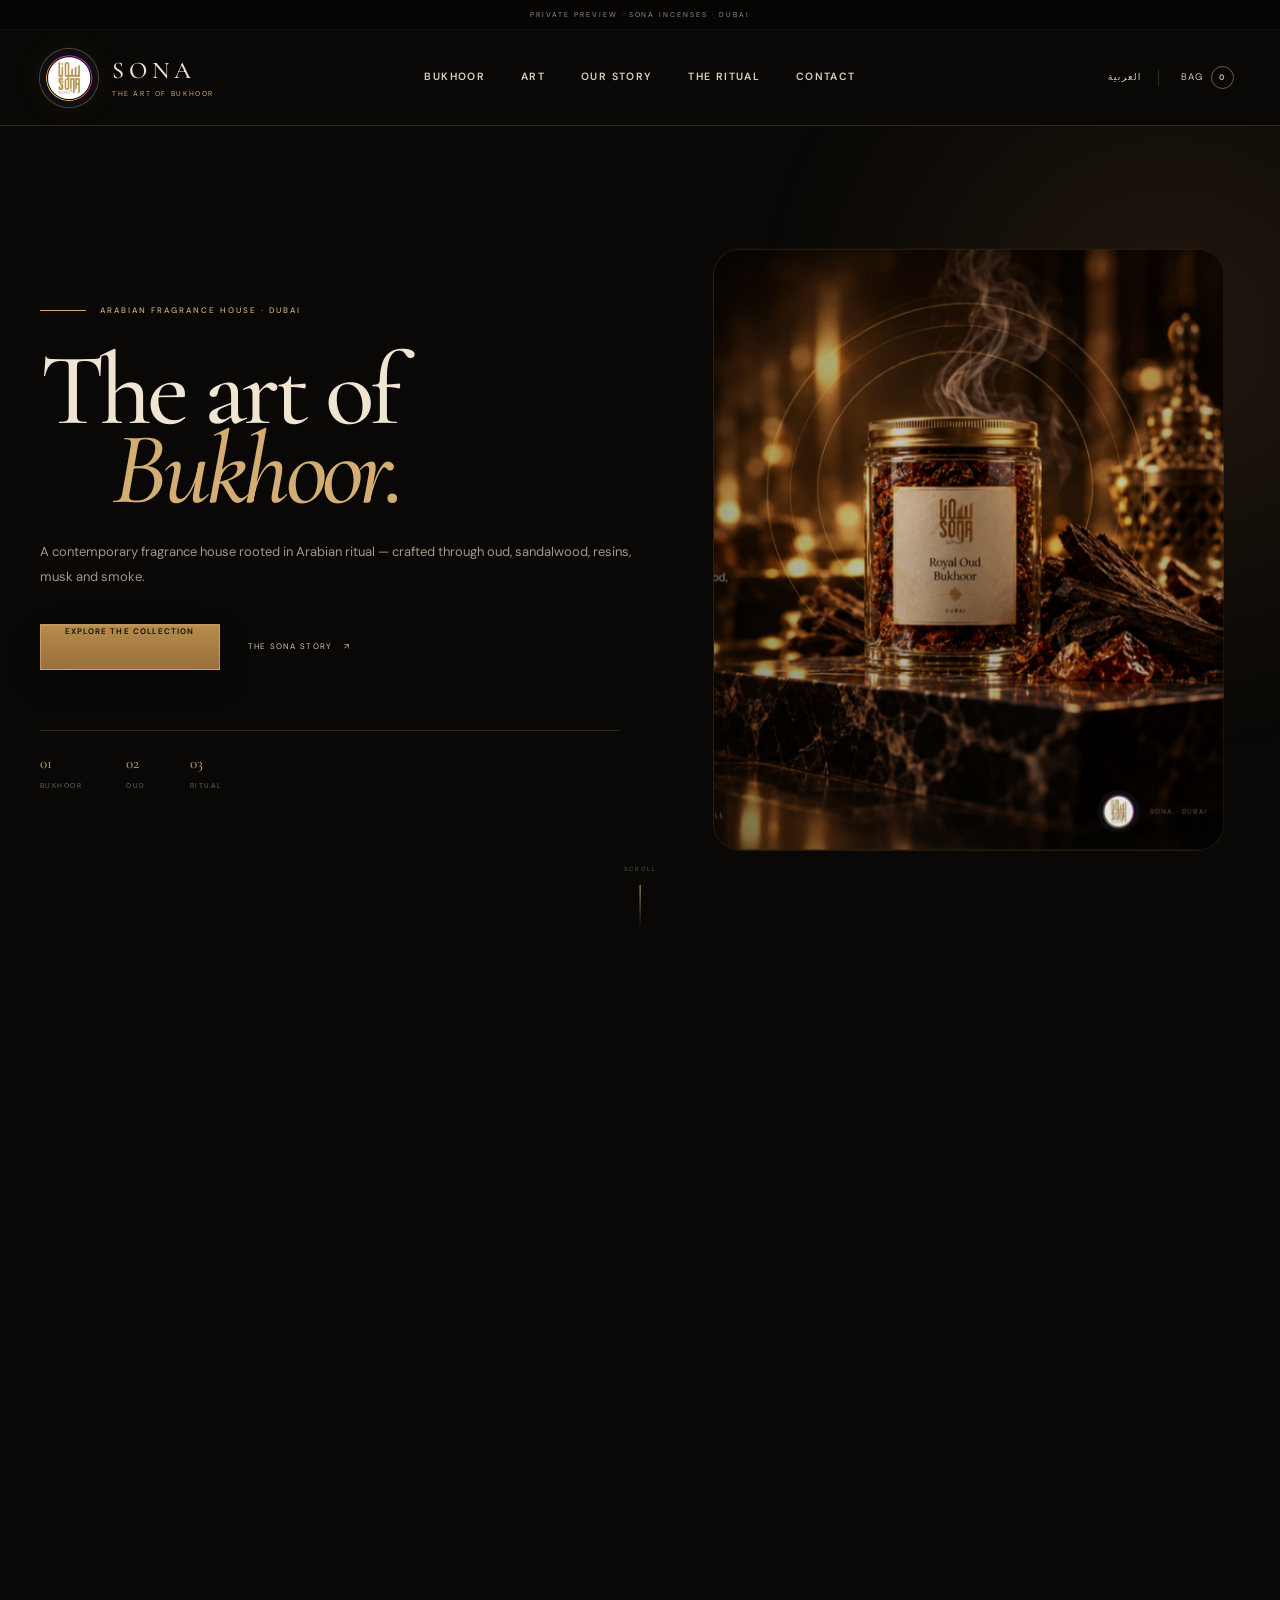
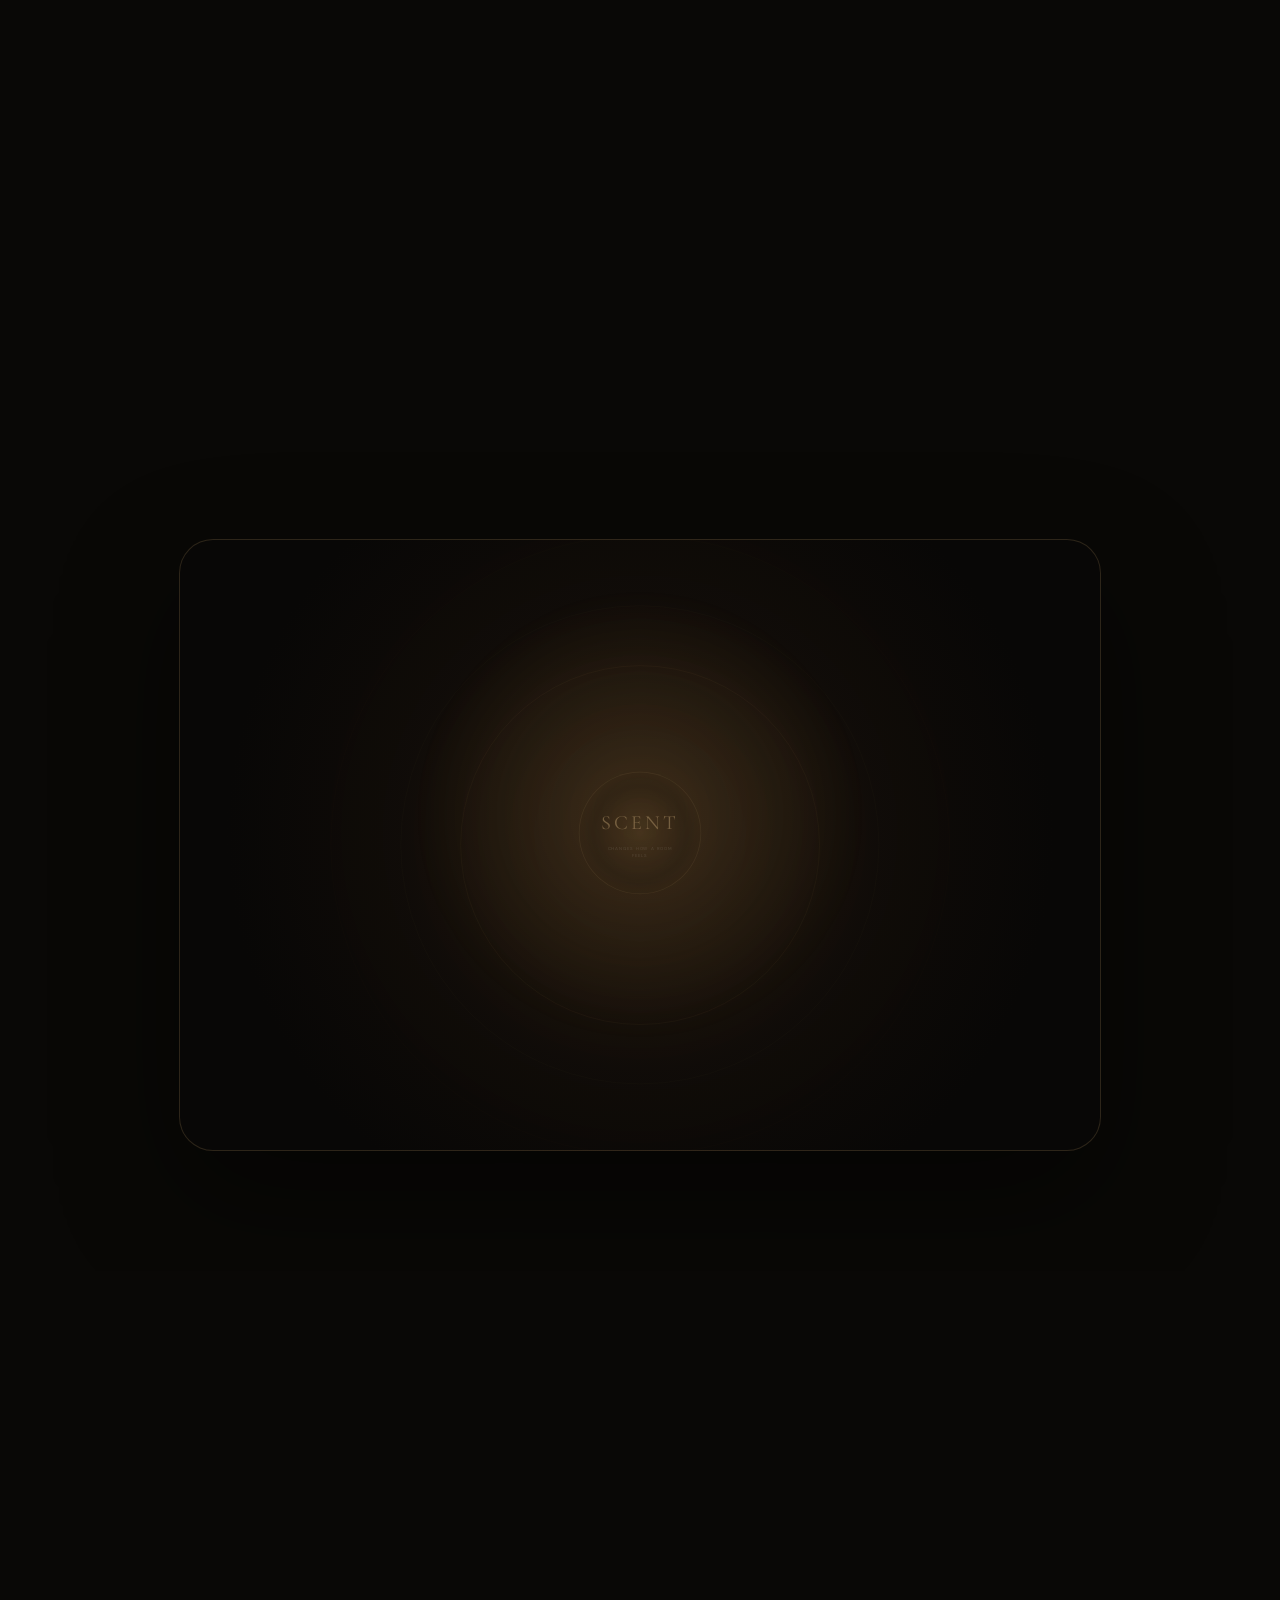
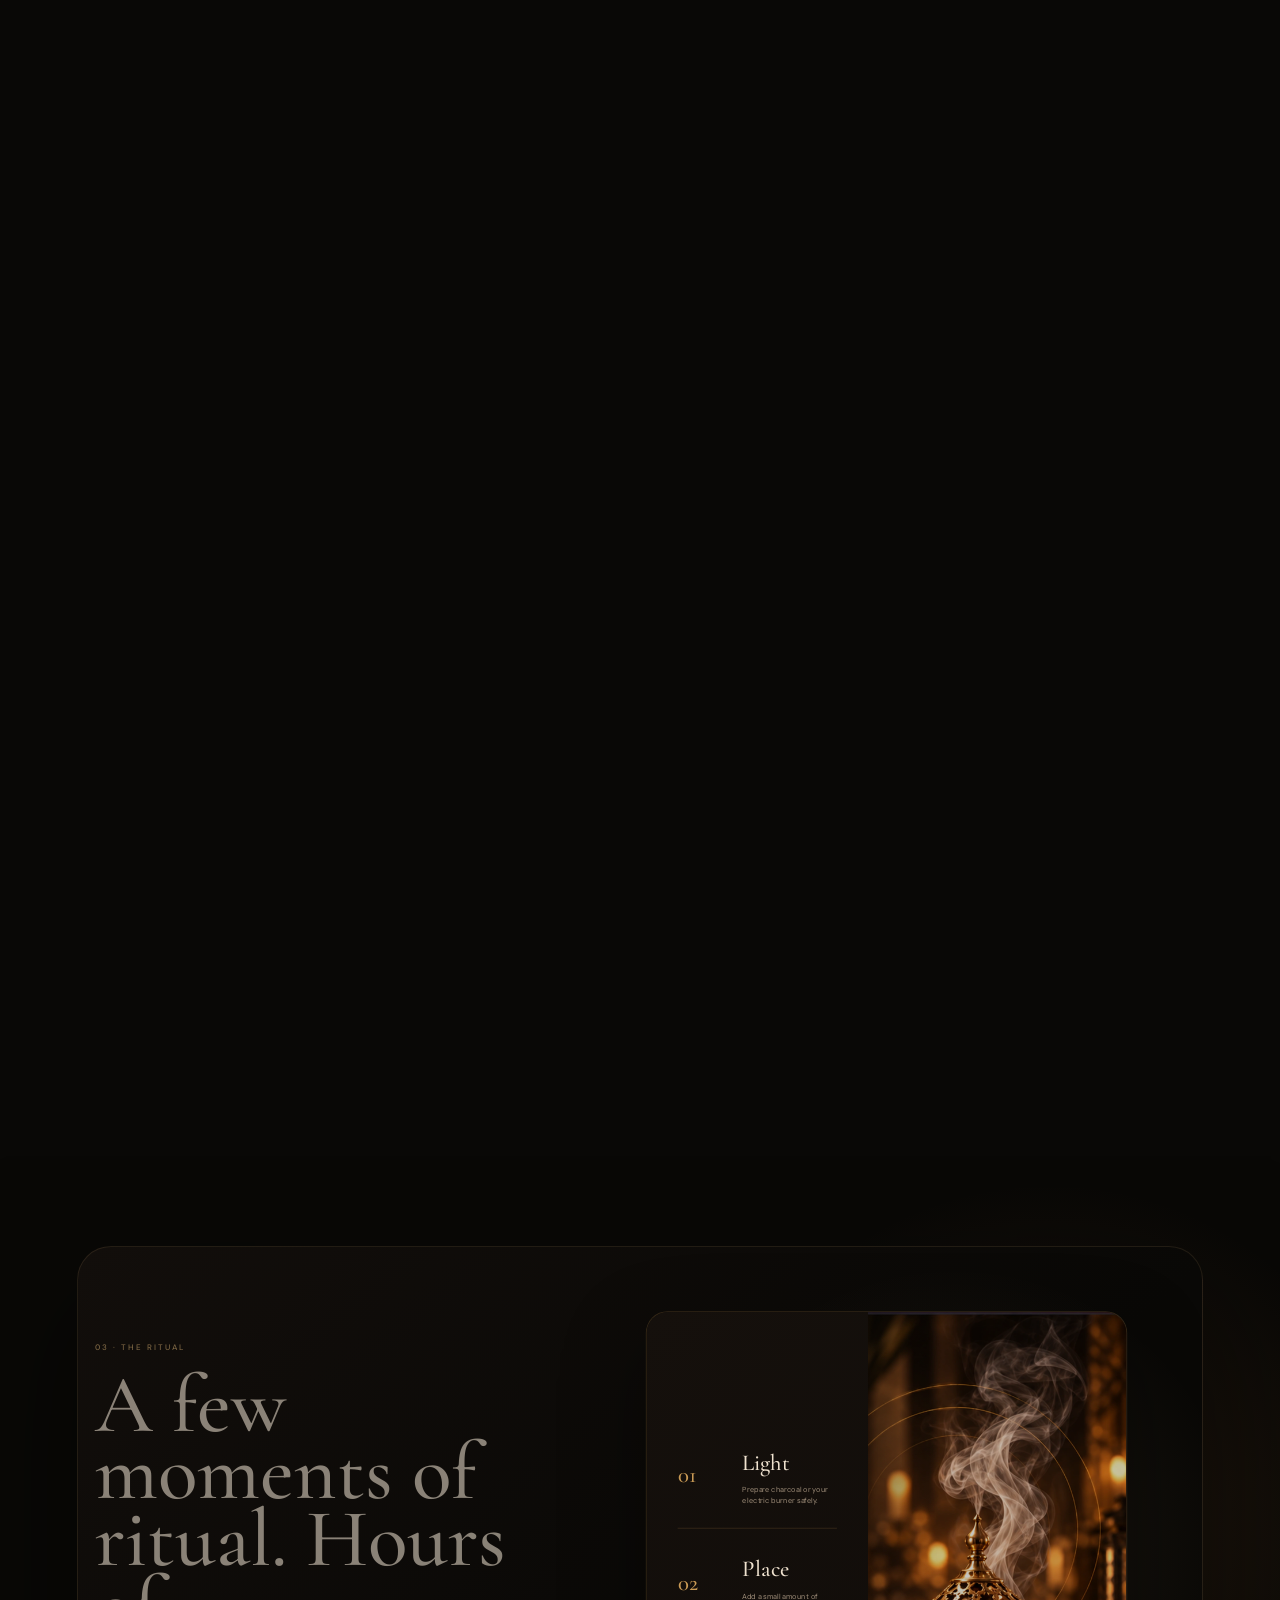
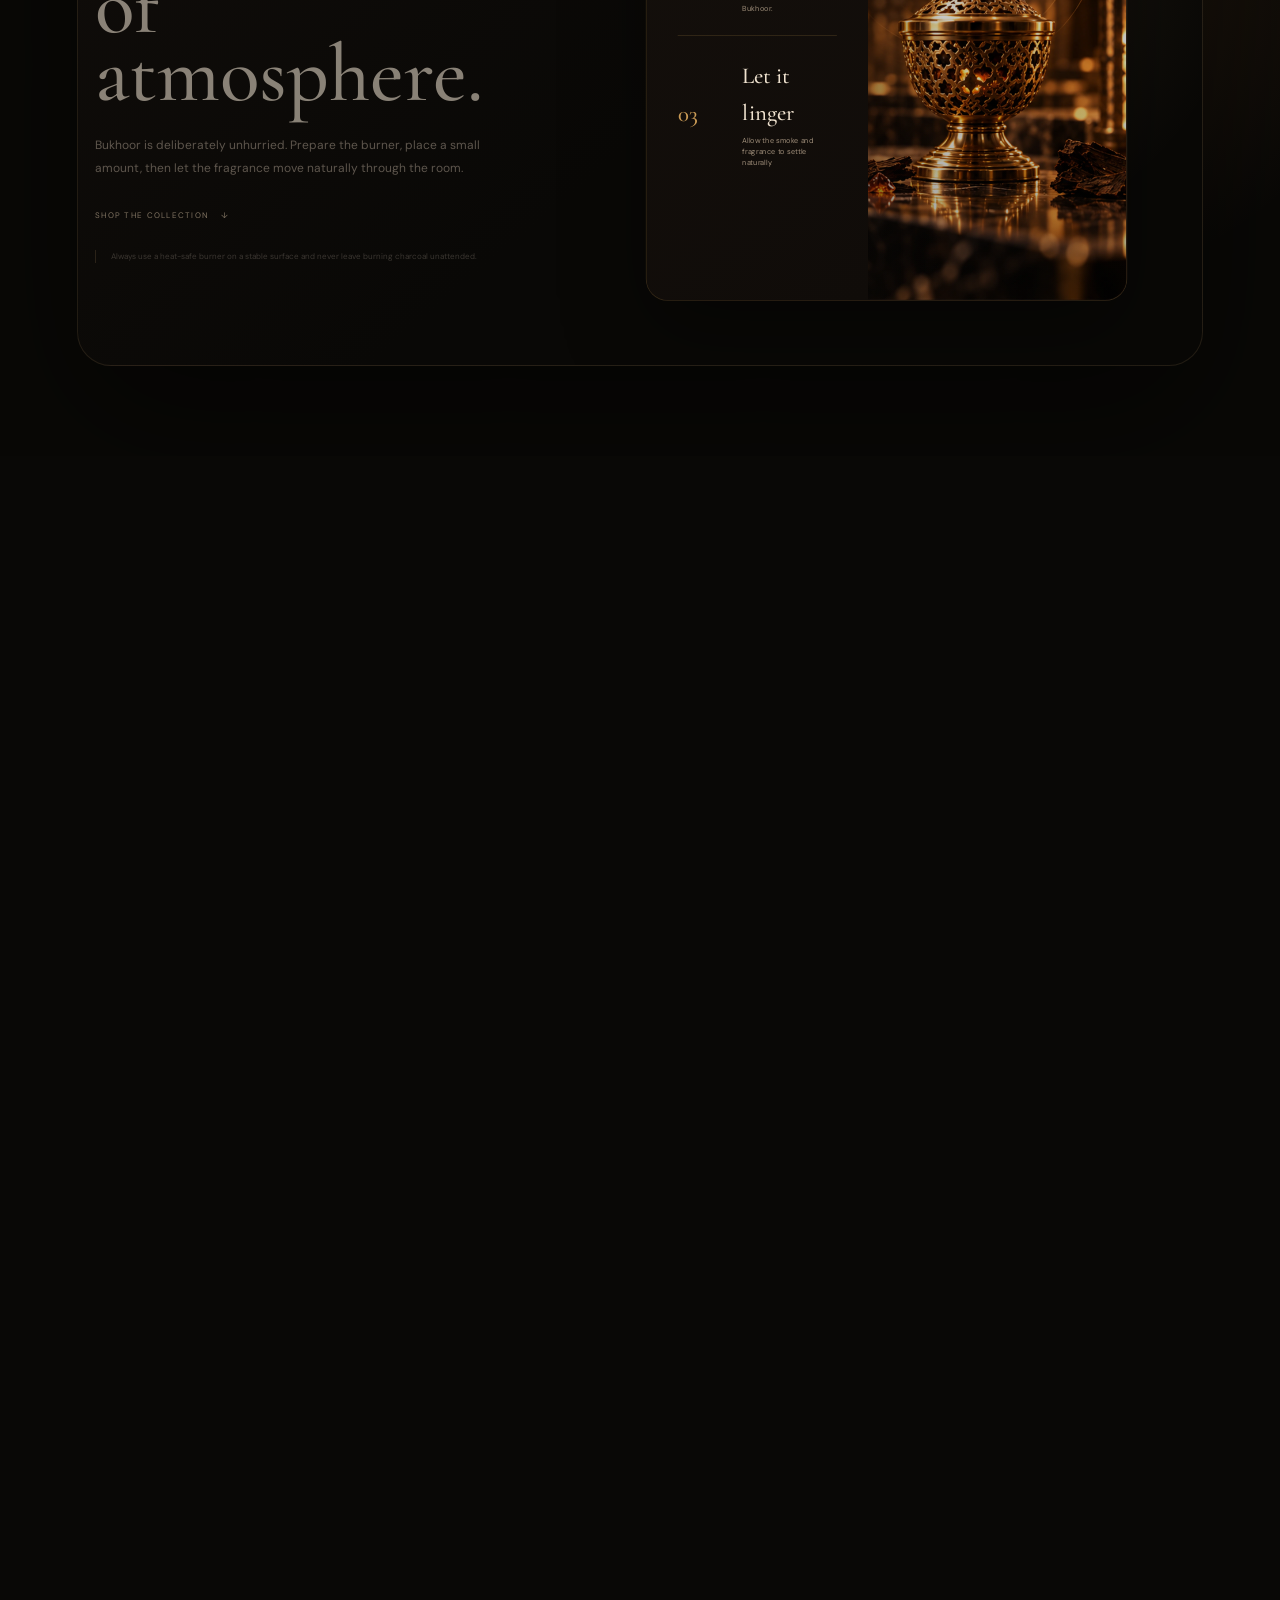
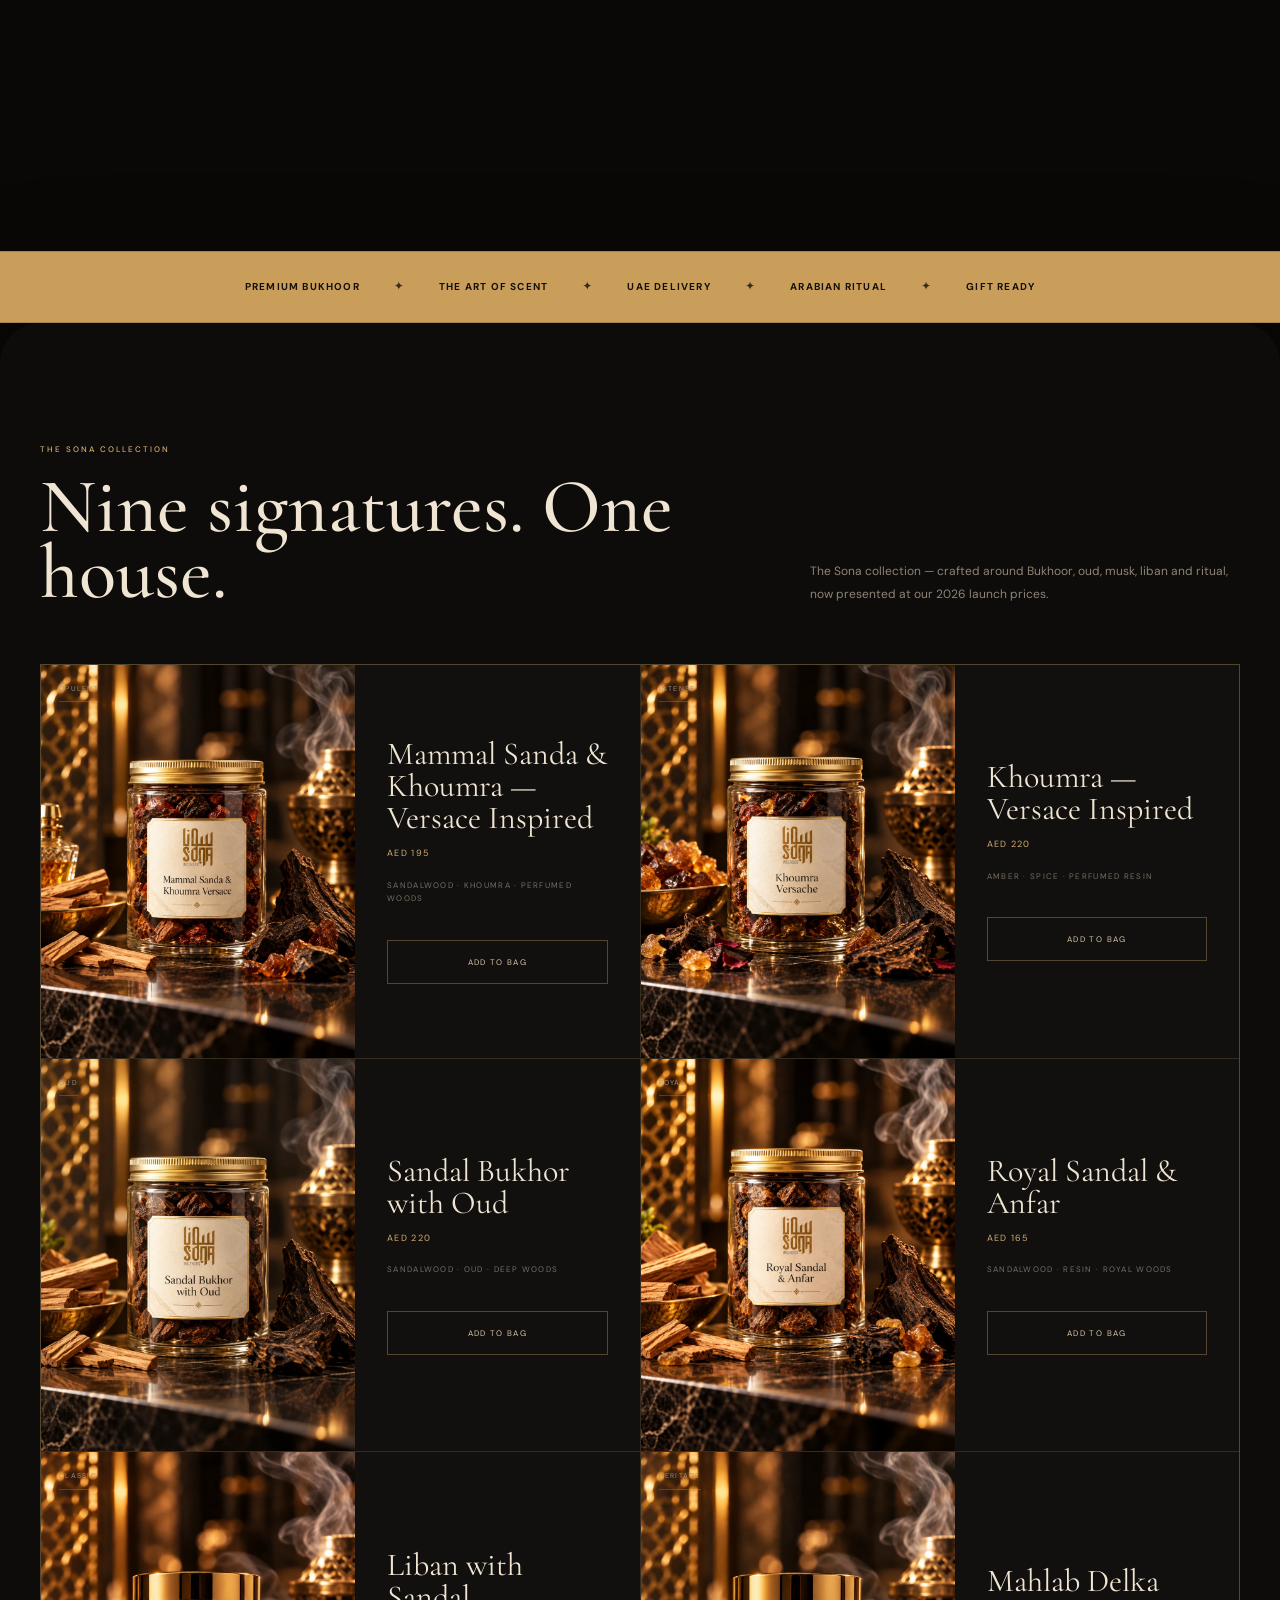
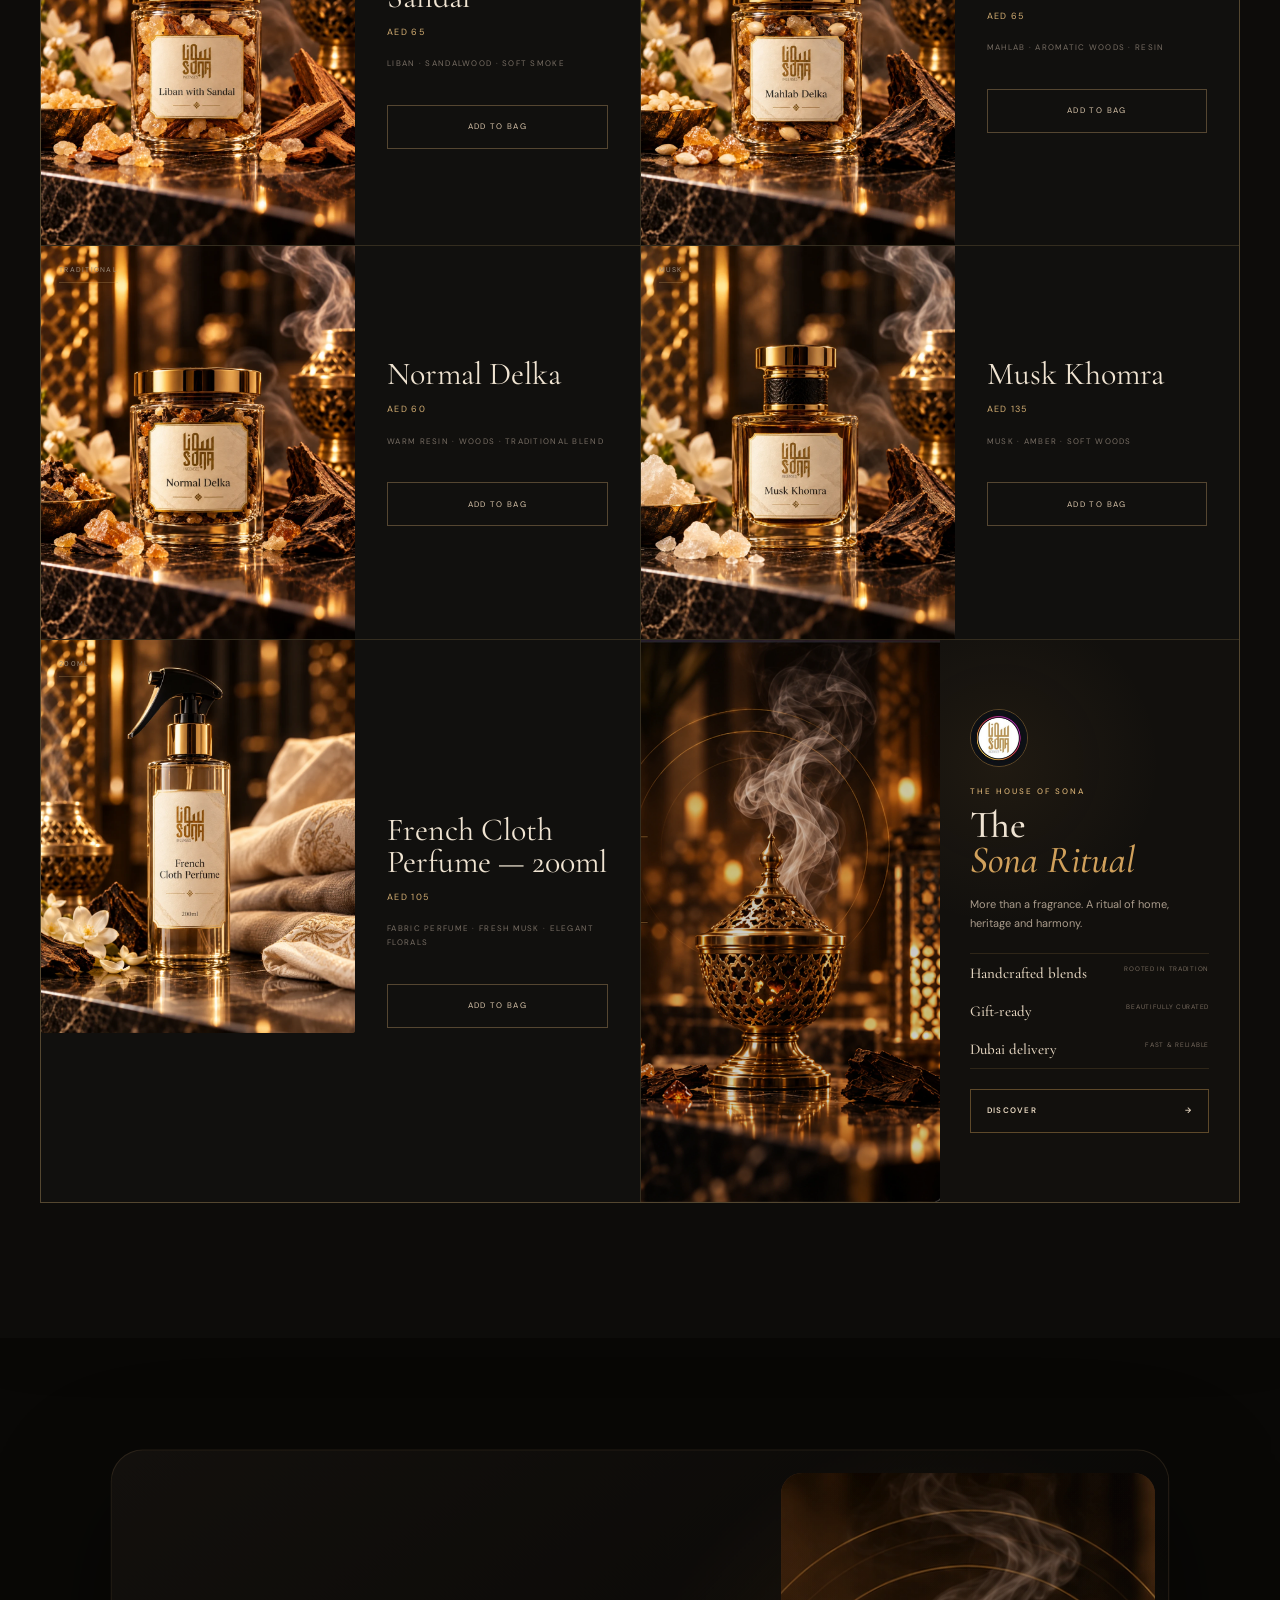
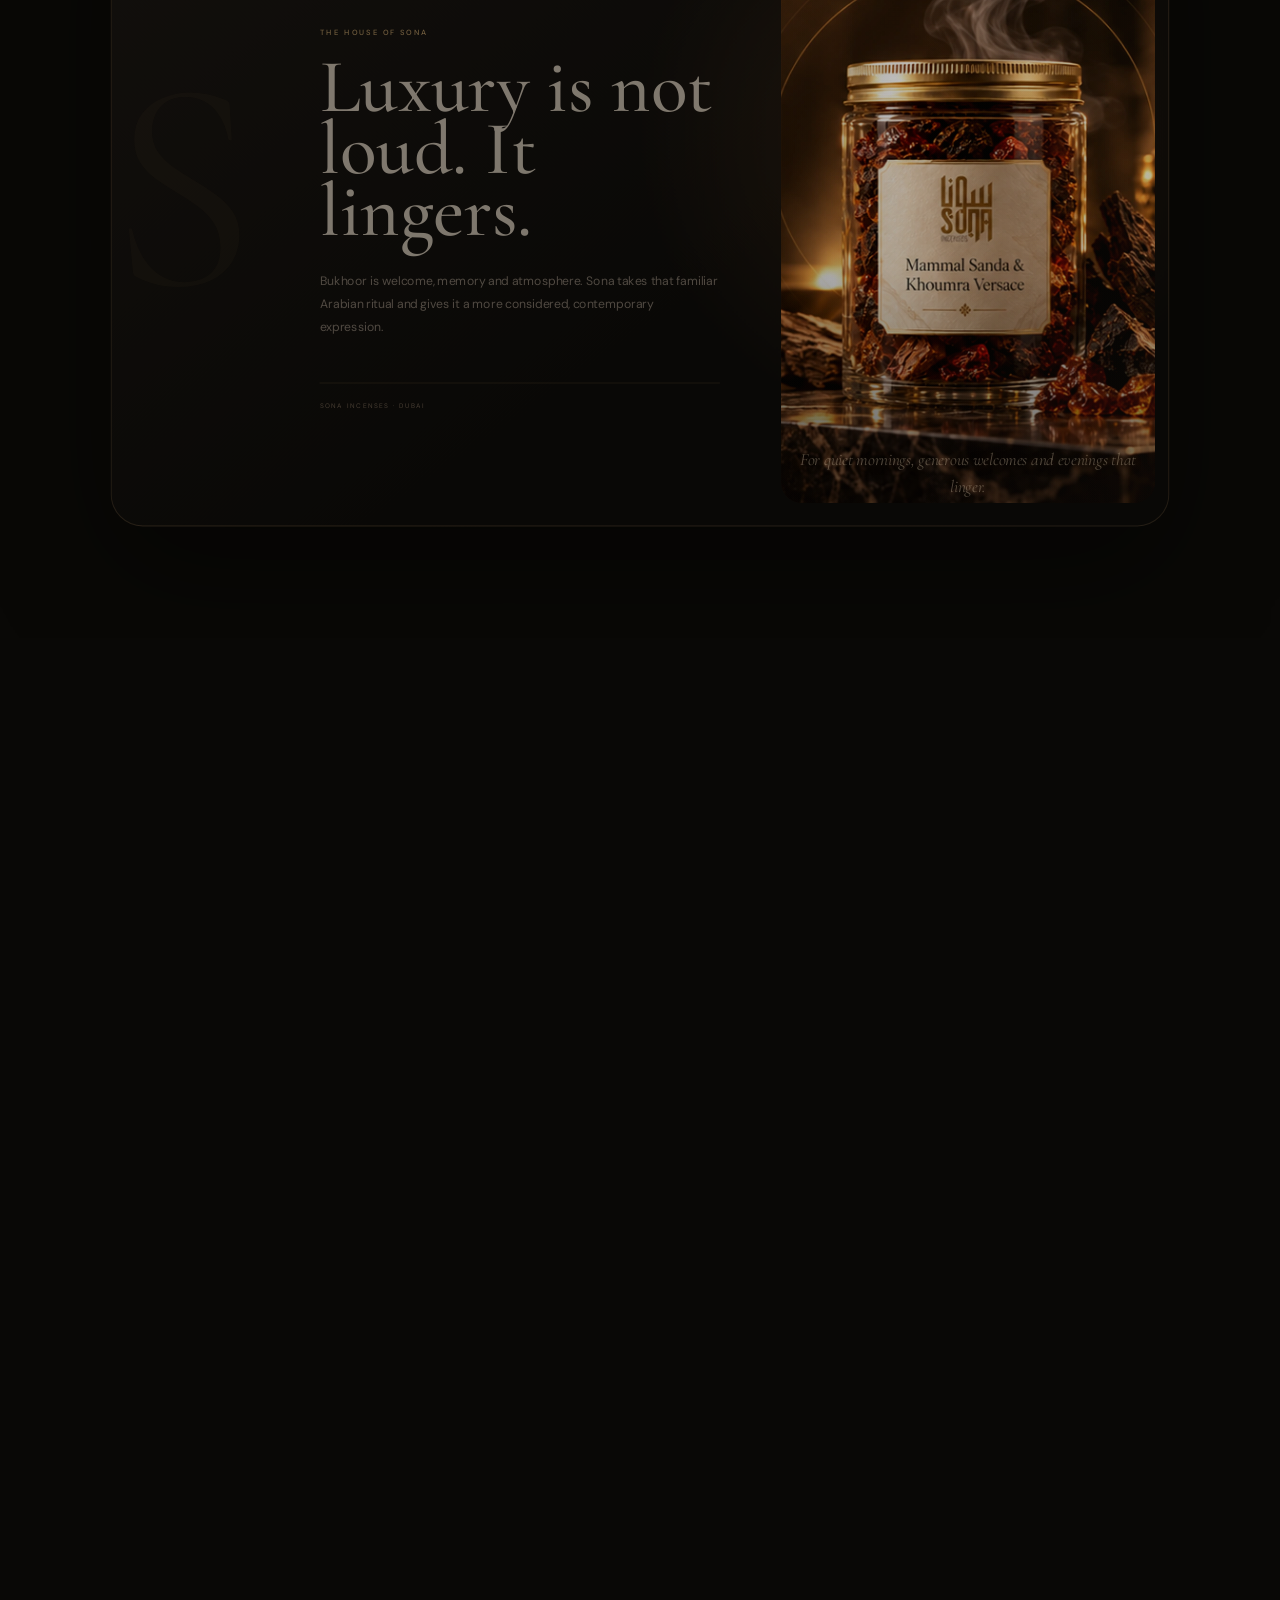
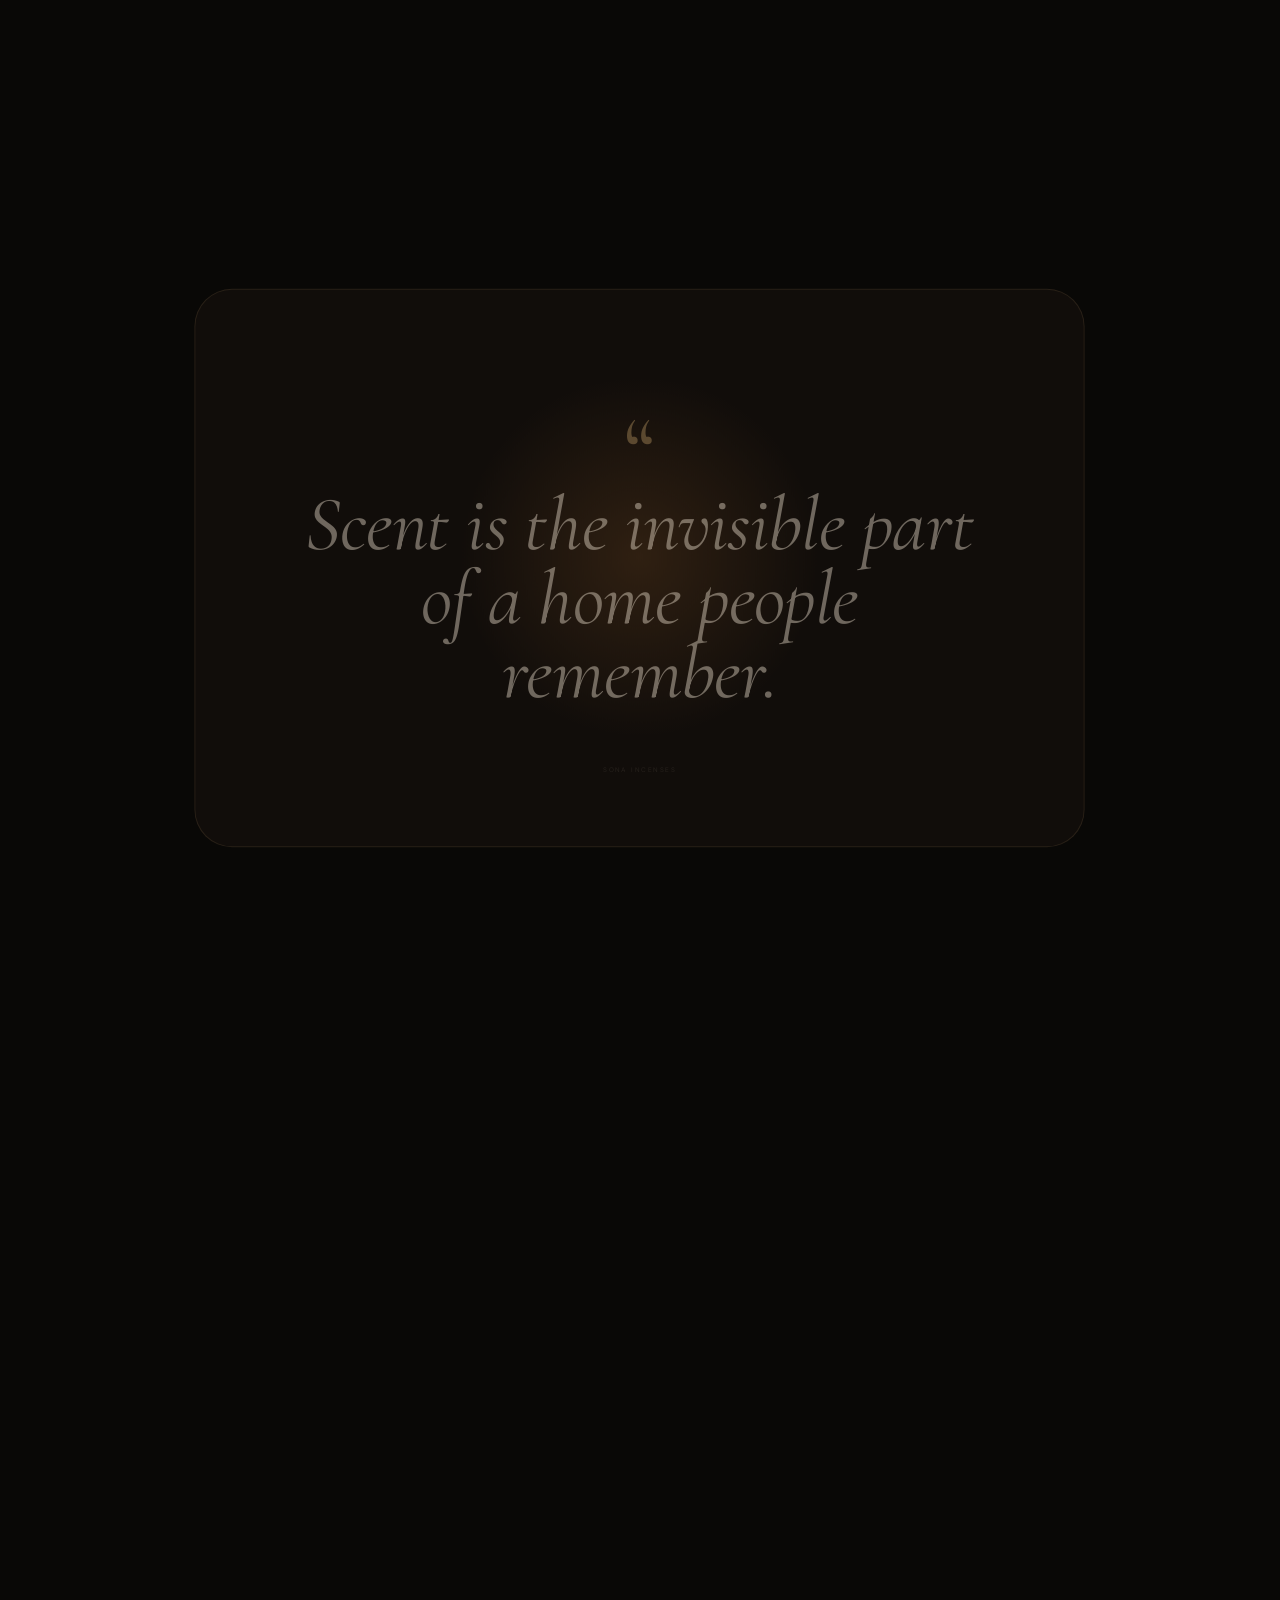
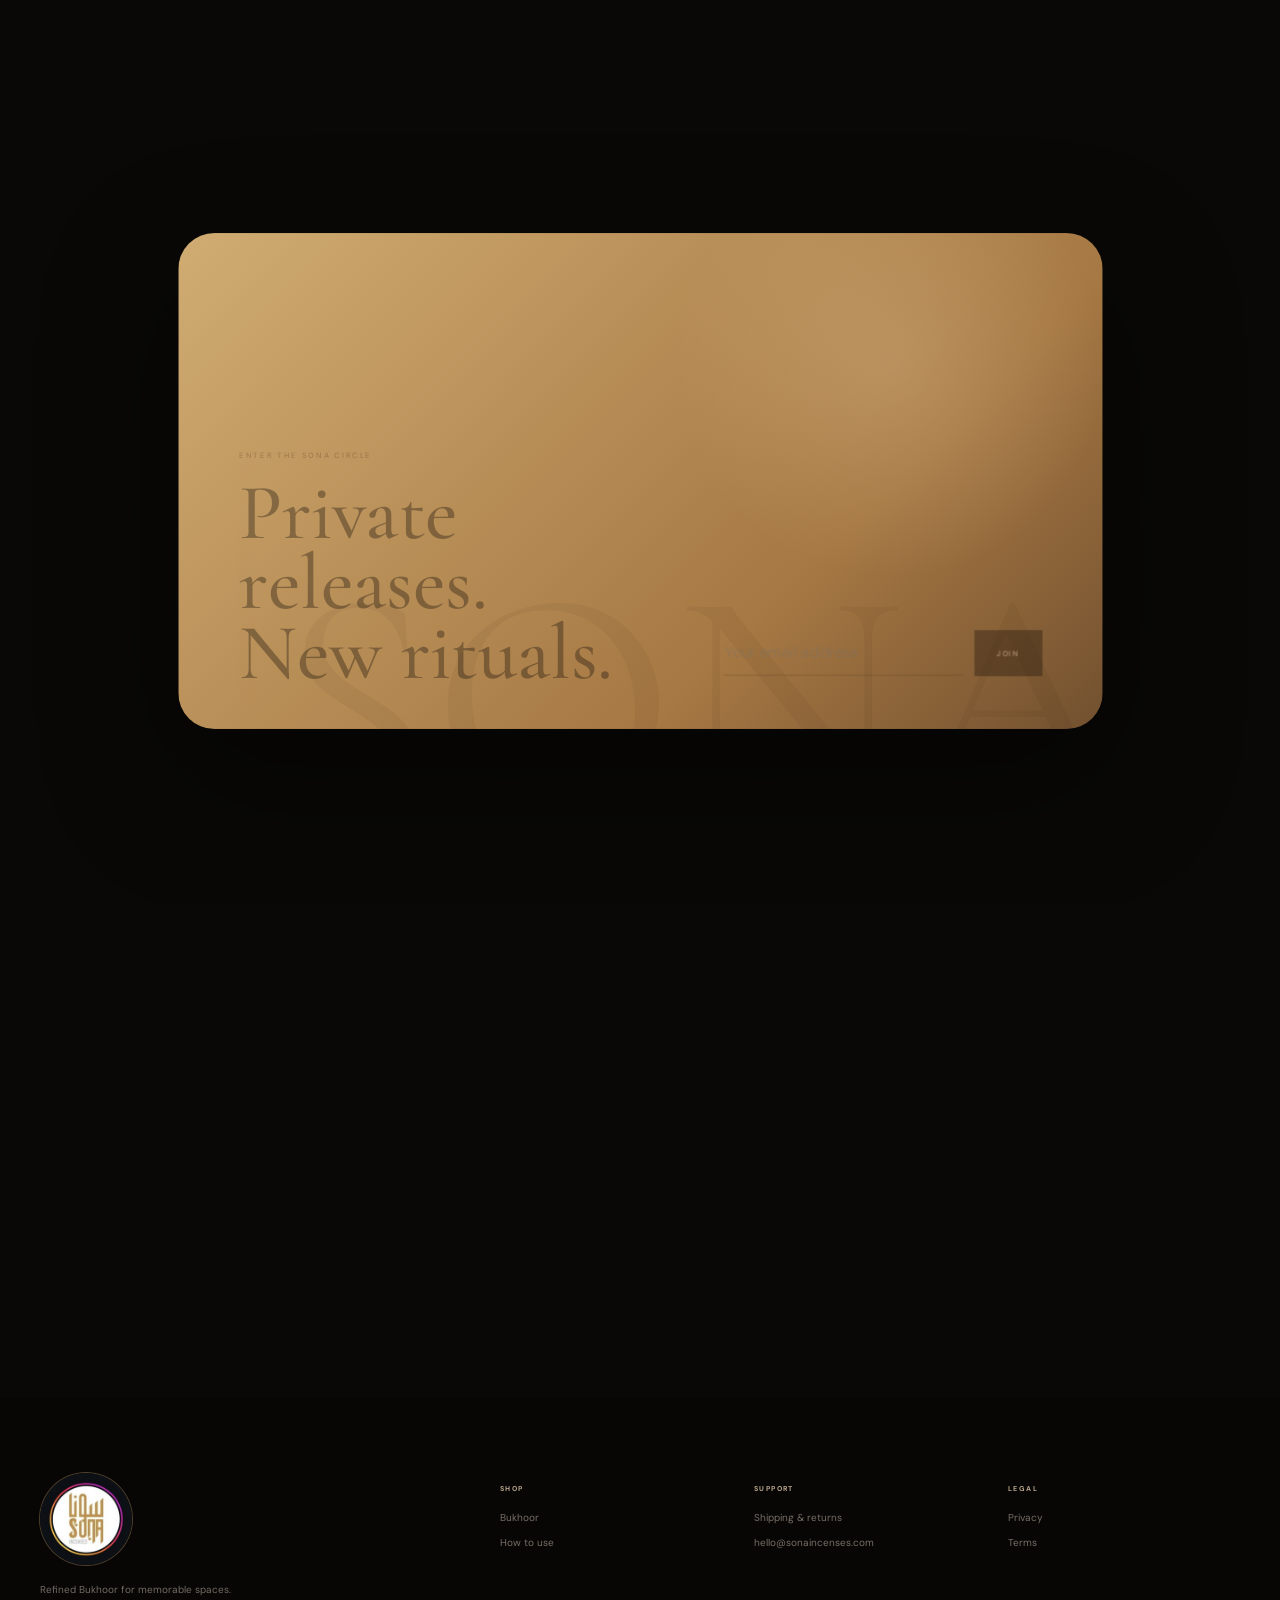
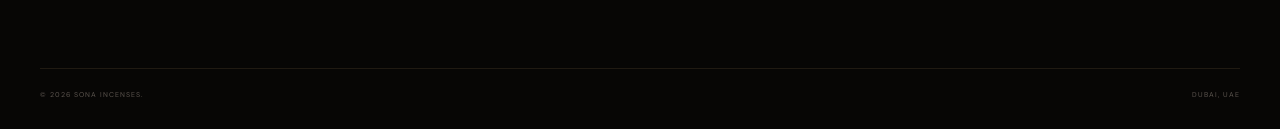
<file: index.html>
<!doctype html>
<html lang="en" dir="ltr">
<head>
  <meta charset="utf-8">
  <meta name="viewport" content="width=device-width,initial-scale=1">
  <meta name="theme-color" content="#090806">
  <meta name="description" content="Sona Incenses — The Art of Bukhoor. Refined Arabian fragrance for memorable spaces.">
  <meta property="og:title" content="Sona Incenses | The Art of Bukhoor">
  <meta property="og:description" content="A modern Arabian fragrance house rooted in Bukhoor, oud and ritual.">
  <meta property="og:type" content="website">
  <meta property="og:url" content="https://sonaincenses.com/">
  <link rel="canonical" href="https://sonaincenses.com/">
  <title>Sona Incenses | The Art of Bukhoor</title>
  <link rel="preconnect" href="https://fonts.googleapis.com">
  <link rel="preconnect" href="https://fonts.gstatic.com" crossorigin>
  <link href="https://fonts.googleapis.com/css2?family=Cormorant+Garamond:ital,wght@0,500;0,600;1,500&family=DM+Sans:wght@400;500;600&family=Noto+Kufi+Arabic:wght@400;500;600&display=swap" rel="stylesheet">
  <link rel="stylesheet" href="styles.css">
</head>
<body>
  <div class="scroll-progress" id="scrollProgress" aria-hidden="true"></div>
  <div class="ambient-light" id="ambientLight" aria-hidden="true"></div>
  <div class="announcement" data-i18n="announcement">Private preview · Sona Incenses · Dubai</div>

  <header class="site-header" id="top">
    <a class="brand" href="#top" aria-label="Sona Incenses home">
      <img src="assets/sona-logo.jpg" alt="Sona Incenses logo" class="brand-logo">
      <span class="brand-wordmark"><strong>SONA</strong><small>THE ART OF BUKHOOR</small></span>
    </a>
    <nav class="nav" aria-label="Primary navigation">
      <a href="#collection" data-i18n="nav.collection">Bukhoor</a>
      <a href="/art/">Art</a>
      <a href="#story" data-i18n="nav.story">Our Story</a>
      <a href="#ritual" data-i18n="nav.ritual">The Ritual</a>
      <a href="#contact" data-i18n="nav.contact">Contact</a>
    </nav>
    <div class="header-actions">
      <a class="mobile-art-link" href="/art/" aria-label="Visit Sona Art">ART</a>
      <button class="language-button" id="languageButton" type="button" aria-label="Switch language">العربية</button>
      <button class="cart-button" id="cartButton" aria-label="Open cart" aria-controls="cartDrawer" aria-expanded="false"><span data-i18n="bag">Bag</span><b id="cartCount">0</b></button>
    </div>
  </header>

  <main>
    <section class="hero-scroll" id="heroScene">
      <div class="hero hero-sticky">
      <div class="hero-copy">
        <div class="hero-kicker"><span></span><p class="eyebrow" data-i18n="hero.eyebrow">Arabian fragrance house · Dubai</p></div>
        <h1><span data-i18n="hero.title1">The art of</span><em data-i18n="hero.title2">Bukhoor.</em></h1>
        <p class="hero-text" data-i18n="hero.text">A contemporary fragrance house rooted in Arabian ritual — crafted through oud, sandalwood, resins, musk and smoke.</p>
        <div class="hero-actions">
          <a class="button button-gold" href="#collection" data-i18n="hero.shop">Explore the collection</a>
          <a class="text-link" href="#story"><span data-i18n="hero.discover">The Sona story</span><span>↗</span></a>
        </div>
        <div class="hero-meta"><div><small>01</small><span>BUKHOOR</span></div><div><small>02</small><span>OUD</span></div><div><small>03</small><span>RITUAL</span></div></div>
      </div>

      <div class="hero-stage hero-stage-photo" aria-label="Sona Incenses luxury composition">
        <img src="assets/hero-house.webp" alt="Sona Bukhoor presented in a warm luxury setting" class="hero-house-photo">
        <div class="hero-photo-vignette" aria-hidden="true"></div>
        <div class="hero-seal"><img src="assets/sona-logo.jpg" alt=""><span>SONA · DUBAI</span></div>
      </div>
      <div class="scroll-cue" aria-hidden="true"><span>SCROLL</span><i></i></div>
      </div>
    </section>

    <section class="experience-scroll" id="experienceScene" aria-label="Sona scent architecture">
      <div class="experience-sticky">
        <div class="experience-card">
          <div class="experience-glow"></div>
          <div class="experience-ring ring-one"></div>
          <div class="experience-ring ring-two"></div>
          <div class="experience-ring ring-three"></div>

          <div class="scent-core" aria-hidden="true">
            <span data-i18n="experience.core">SCENT</span>
            <small data-i18n="experience.coreNote">CHANGES HOW A ROOM FEELS</small>
          </div>

          <div class="scent-note scent-woods">
            <strong data-i18n="experience.woods.title">WOODS</strong>
            <span data-i18n="experience.woods.text">Oud · Sandalwood</span>
          </div>
          <div class="scent-note scent-resins">
            <strong data-i18n="experience.resins.title">RESINS</strong>
            <span data-i18n="experience.resins.text">Frankincense · Amber</span>
          </div>
          <div class="scent-note scent-softness">
            <strong data-i18n="experience.softness.title">SOFTNESS</strong>
            <span data-i18n="experience.softness.text">Musk · Khoumra</span>
          </div>

          <div class="experience-copy">
            <p class="eyebrow" data-i18n="experience.eyebrow">02 · THE ARCHITECTURE OF SCENT</p>
            <h2 data-i18n="experience.title">Fragrance, felt before it is understood.</h2>
            <p data-i18n="experience.text">Scent is not only something you smell. It changes how a room feels.</p>
          </div>
          <div class="experience-index"><span>02</span><small data-i18n="experience.index">SCENT ARCHITECTURE</small></div>
        </div>
      </div>
    </section>

    <section class="ritual-scroll" id="ritualScene">
      <div class="ritual-sticky">
        <section class="ritual-section" id="ritual">
          <div class="ritual-shell">
            <div class="ritual-intro">
              <p class="eyebrow" data-i18n="ritual.eyebrow">03 · THE RITUAL</p>
              <h2 data-i18n="ritual.title">A few moments of ritual. Hours of atmosphere.</h2>
              <p data-i18n="ritual.text">Bukhoor is deliberately unhurried. Prepare the burner, place a small amount, then let the fragrance move naturally through the room.</p>
              <a class="text-link ritual-shop-link" href="#collection"><span data-i18n="ritual.shop">Shop the collection</span><span>↓</span></a>
              <p class="safety-note" data-i18n="ritual.safety">Always use a heat-safe burner on a stable surface and never leave burning charcoal unattended.</p>
            </div>

            <div class="ritual-stage ritual-stage-luxury" aria-label="Three steps of the Sona Bukhoor ritual">
              <ol class="ritual-steps ritual-steps-clean">
                <li><strong>01</strong><span><b data-i18n="ritual.step1.title">Light</b><small data-i18n="ritual.step1.text">Prepare charcoal or your electric burner safely.</small></span></li>
                <li><strong>02</strong><span><b data-i18n="ritual.step2.title">Place</b><small data-i18n="ritual.step2.text">Add a small amount of Bukhoor.</small></span></li>
                <li><strong>03</strong><span><b data-i18n="ritual.step3.title">Let it linger</b><small data-i18n="ritual.step3.text">Allow the smoke and fragrance to settle naturally.</small></span></li>
              </ol>
              <div class="ritual-photo-wrap">
                <img src="assets/ritual-house.webp" alt="Sona Bukhoor in a warm, smoke-filled luxury setting" class="ritual-photo">
                <div class="ritual-photo-shade" aria-hidden="true"></div>
              </div>
            </div>
          </div>
        </section>
      </div>
    </section>

    <section class="marquee"><div><span data-i18n="trust.1">Premium Bukhoor</span><i>✦</i><span>THE ART OF SCENT</span><i>✦</i><span data-i18n="trust.3">UAE Delivery</span><i>✦</i><span>ARABIAN RITUAL</span><i>✦</i><span data-i18n="trust.4">Gift Ready</span></div></section>

    <section class="collection-section" id="collection">
      <div class="section-shell">
        <div class="collection-heading">
          <div><p class="eyebrow" data-i18n="collection.eyebrow">The Sona collection</p><h2 data-i18n="collection.title">Nine signatures.<br>One house.</h2></div>
          <p class="collection-intro" data-i18n="collection.note">The Sona collection — crafted around Bukhoor, oud, musk, liban and ritual, now presented at our 2026 launch prices.</p>
        </div>
        <div class="product-grid" id="productGrid"></div>
      </div>
    </section>

    <section class="story-scroll" id="storyScene">
      <div class="story-sticky">
    <section class="manifesto" id="story">
      <div class="manifesto-letter">S</div>
      <div class="manifesto-copy">
        <p class="eyebrow" data-i18n="story.eyebrow">The house of Sona</p>
        <h2 data-i18n="story.title">Luxury is not loud.<br>It lingers.</h2>
        <p data-i18n="story.text">Bukhoor is welcome, memory and atmosphere. Sona takes that familiar Arabian ritual and gives it a more considered, contemporary expression.</p>
        <div class="manifesto-sign">SONA INCENSES · DUBAI</div>
      </div>
      <div class="manifesto-art manifesto-art-photo">
        <img src="assets/luxury-house.webp" alt="Sona Bukhoor in a refined amber-lit setting" class="manifesto-photo">
        <div class="manifesto-photo-shade" aria-hidden="true"></div>
        <p data-i18n="story.note">For quiet mornings, generous welcomes and evenings that linger.</p>
      </div>
    </section>
      </div>
    </section>



    <section class="quote-scroll" id="quoteScene">
      <div class="quote-sticky">
        <section class="quote-section"><span>“</span><p>Scent is the invisible part<br>of a home people remember.</p><small>SONA INCENSES</small></section>
      </div>
    </section>

    <section class="contact-scroll" id="contactScene">
      <div class="contact-sticky">
    <section class="newsletter" id="contact">
      <div><p class="eyebrow" data-i18n="newsletter.eyebrow">Enter the Sona circle</p><h2 data-i18n="newsletter.title">Private releases.<br>New rituals.</h2></div>
      <form id="newsletterForm" class="newsletter-form">
        <label class="sr-only" for="email">Email</label>
        <input id="email" type="email" placeholder="Your email address" data-i18n-placeholder="newsletter.placeholder" required>
        <button class="button button-dark" type="submit" data-i18n="newsletter.join">Join</button>
        <small id="newsletterMessage"></small>
      </form>
    </section>
      </div>
    </section>
  </main>

  <footer class="footer">
    <div class="footer-brand"><img src="assets/sona-logo.jpg" alt="Sona Incenses" class="footer-logo"><p data-i18n="footer.tagline">Refined Bukhoor for memorable spaces.</p></div>
    <div class="footer-links">
      <div><strong data-i18n="footer.shop">Shop</strong><a href="#collection" data-i18n="nav.collection">Collection</a><a href="#ritual" data-i18n="footer.how">How to use</a></div>
      <div><strong data-i18n="footer.support">Support</strong><a href="shipping-returns.html" data-i18n="footer.shipping">Shipping & returns</a><a href="mailto:hello@sonaincenses.com">hello@sonaincenses.com</a></div>
      <div><strong data-i18n="footer.legal">Legal</strong><a href="privacy.html" data-i18n="footer.privacy">Privacy</a><a href="terms.html" data-i18n="footer.terms">Terms</a></div>
    </div>
    <div class="footer-bottom"><span>© <span id="year"></span> Sona Incenses.</span><span>Dubai, UAE</span></div>
  </footer>

  <aside class="cart-drawer" id="cartDrawer" aria-hidden="true">
    <div class="cart-backdrop" id="cartBackdrop"></div>
    <div class="cart-panel" role="dialog" aria-modal="true" aria-labelledby="cartTitle">
      <div class="cart-header"><h2 id="cartTitle" data-i18n="cart.title">Your bag</h2><button class="icon-button" id="cartClose" aria-label="Close cart">×</button></div>
      <div class="cart-items" id="cartItems"></div>
      <div class="cart-empty" id="cartEmpty" data-i18n="cart.empty">Your bag is waiting for something beautiful.</div>
      <div class="cart-footer">
        <div class="cart-total"><span data-i18n="cart.subtotal">Subtotal</span><strong id="cartSubtotal">AED 0</strong></div>
        <p data-i18n="cart.shipping">Shipping and any applicable tax are calculated at checkout.</p>
        <button class="button button-gold button-full" id="checkoutButton" data-i18n="cart.checkout">Secure checkout</button>
        <small id="checkoutMessage"></small>
      </div>
    </div>
  </aside>
  <script src="app.js" defer></script>
</body>
</html>
</file>
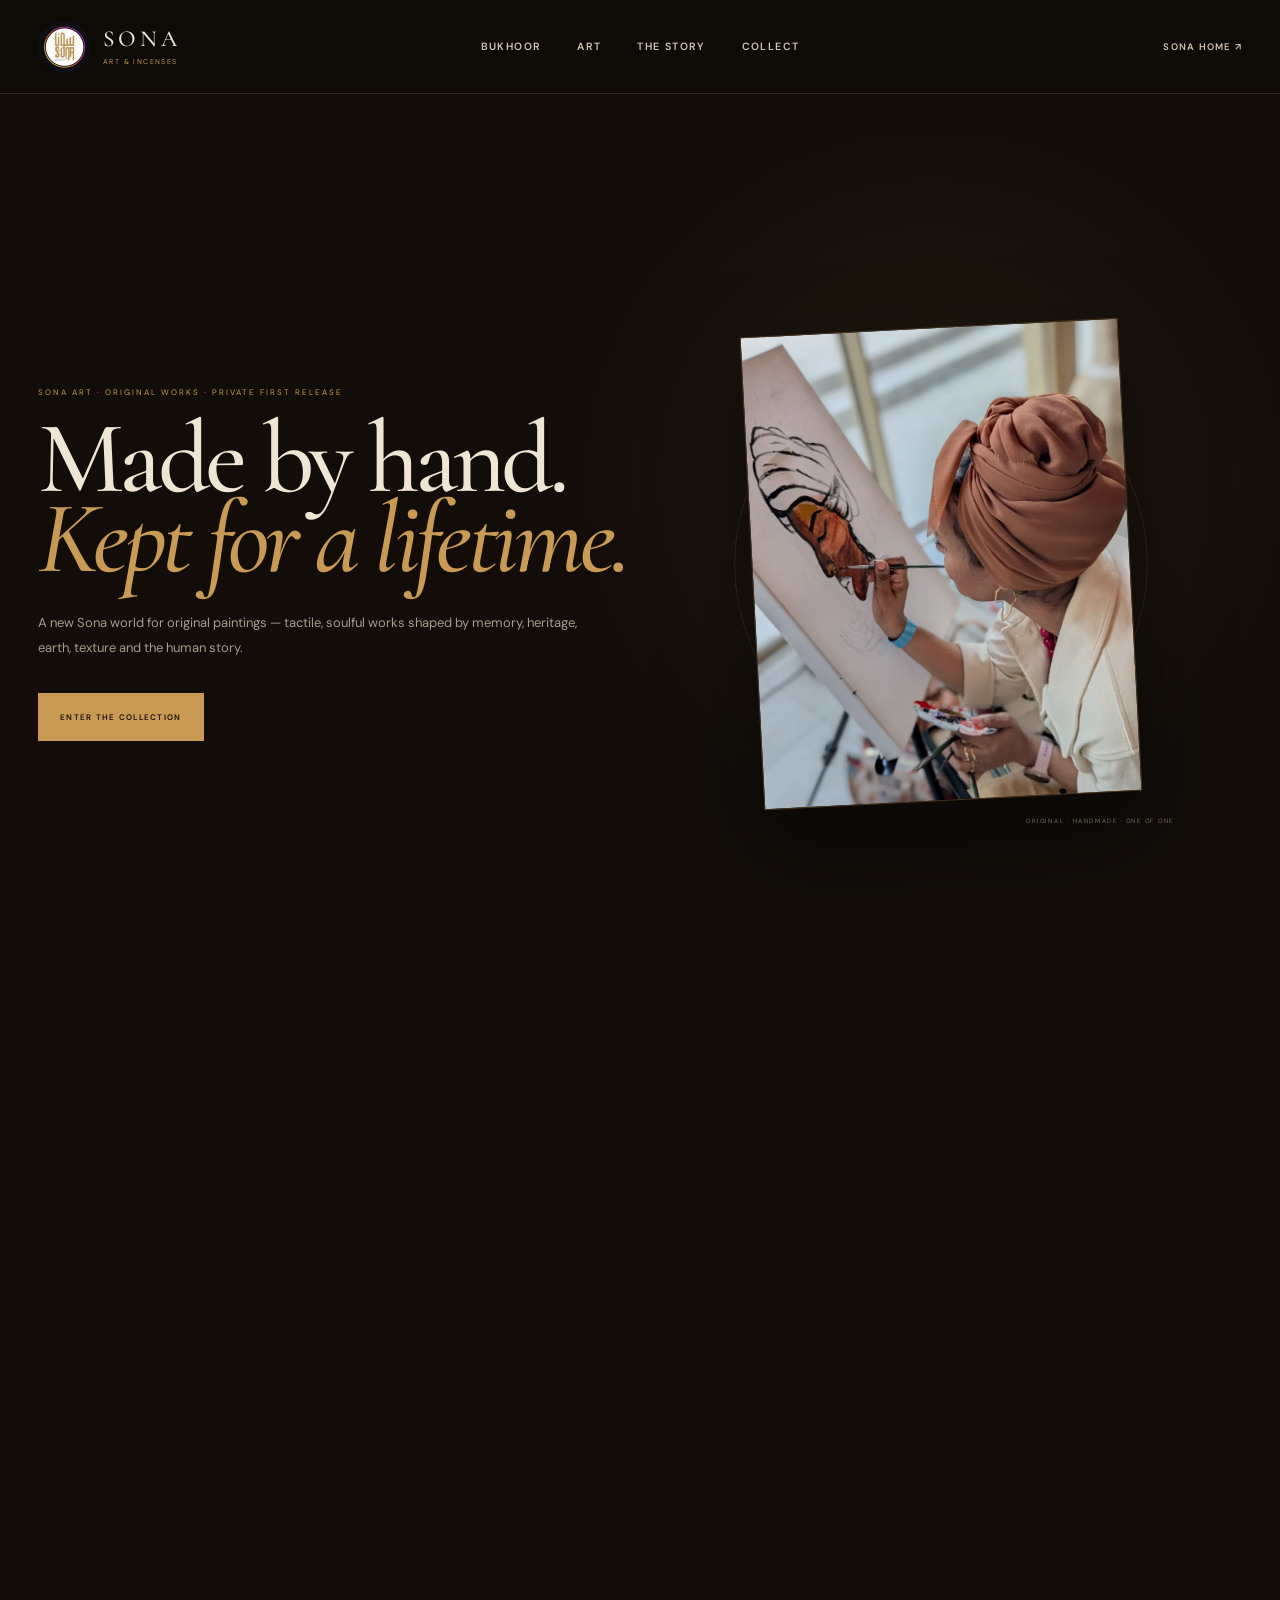
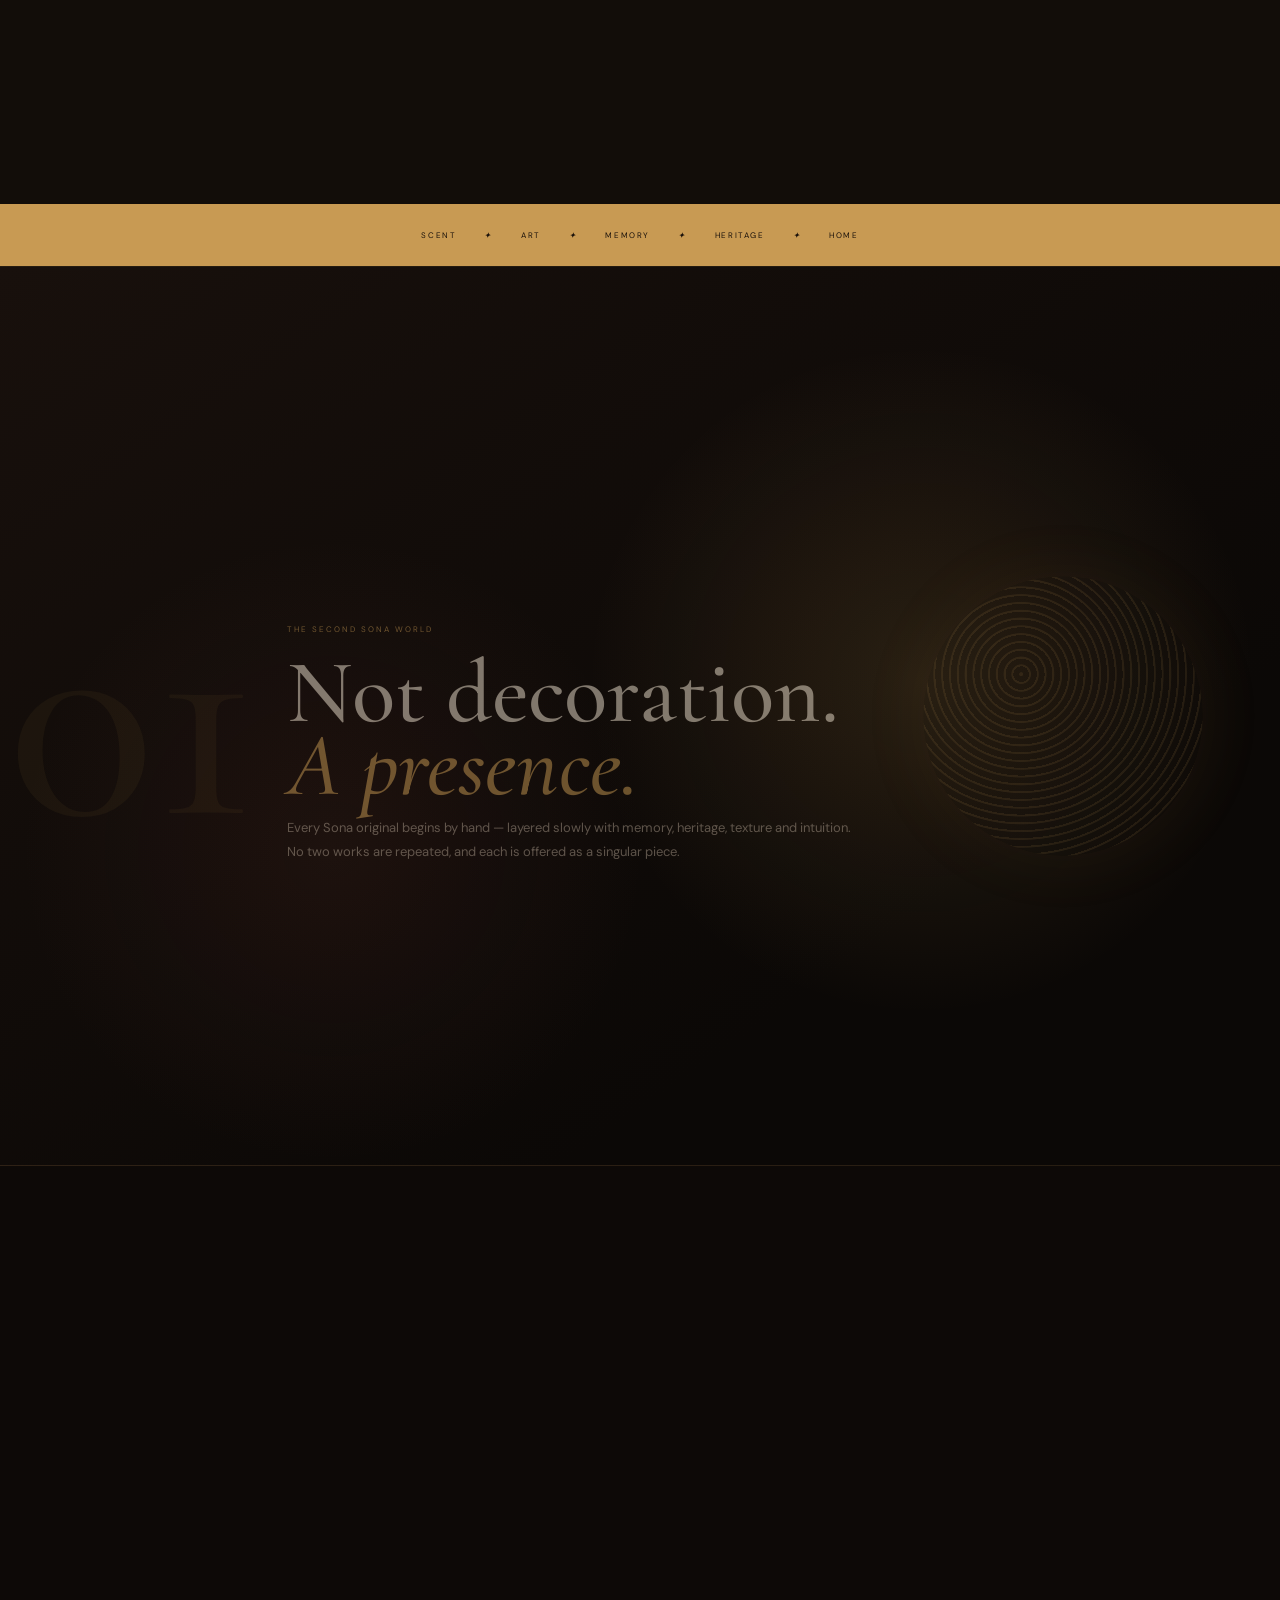
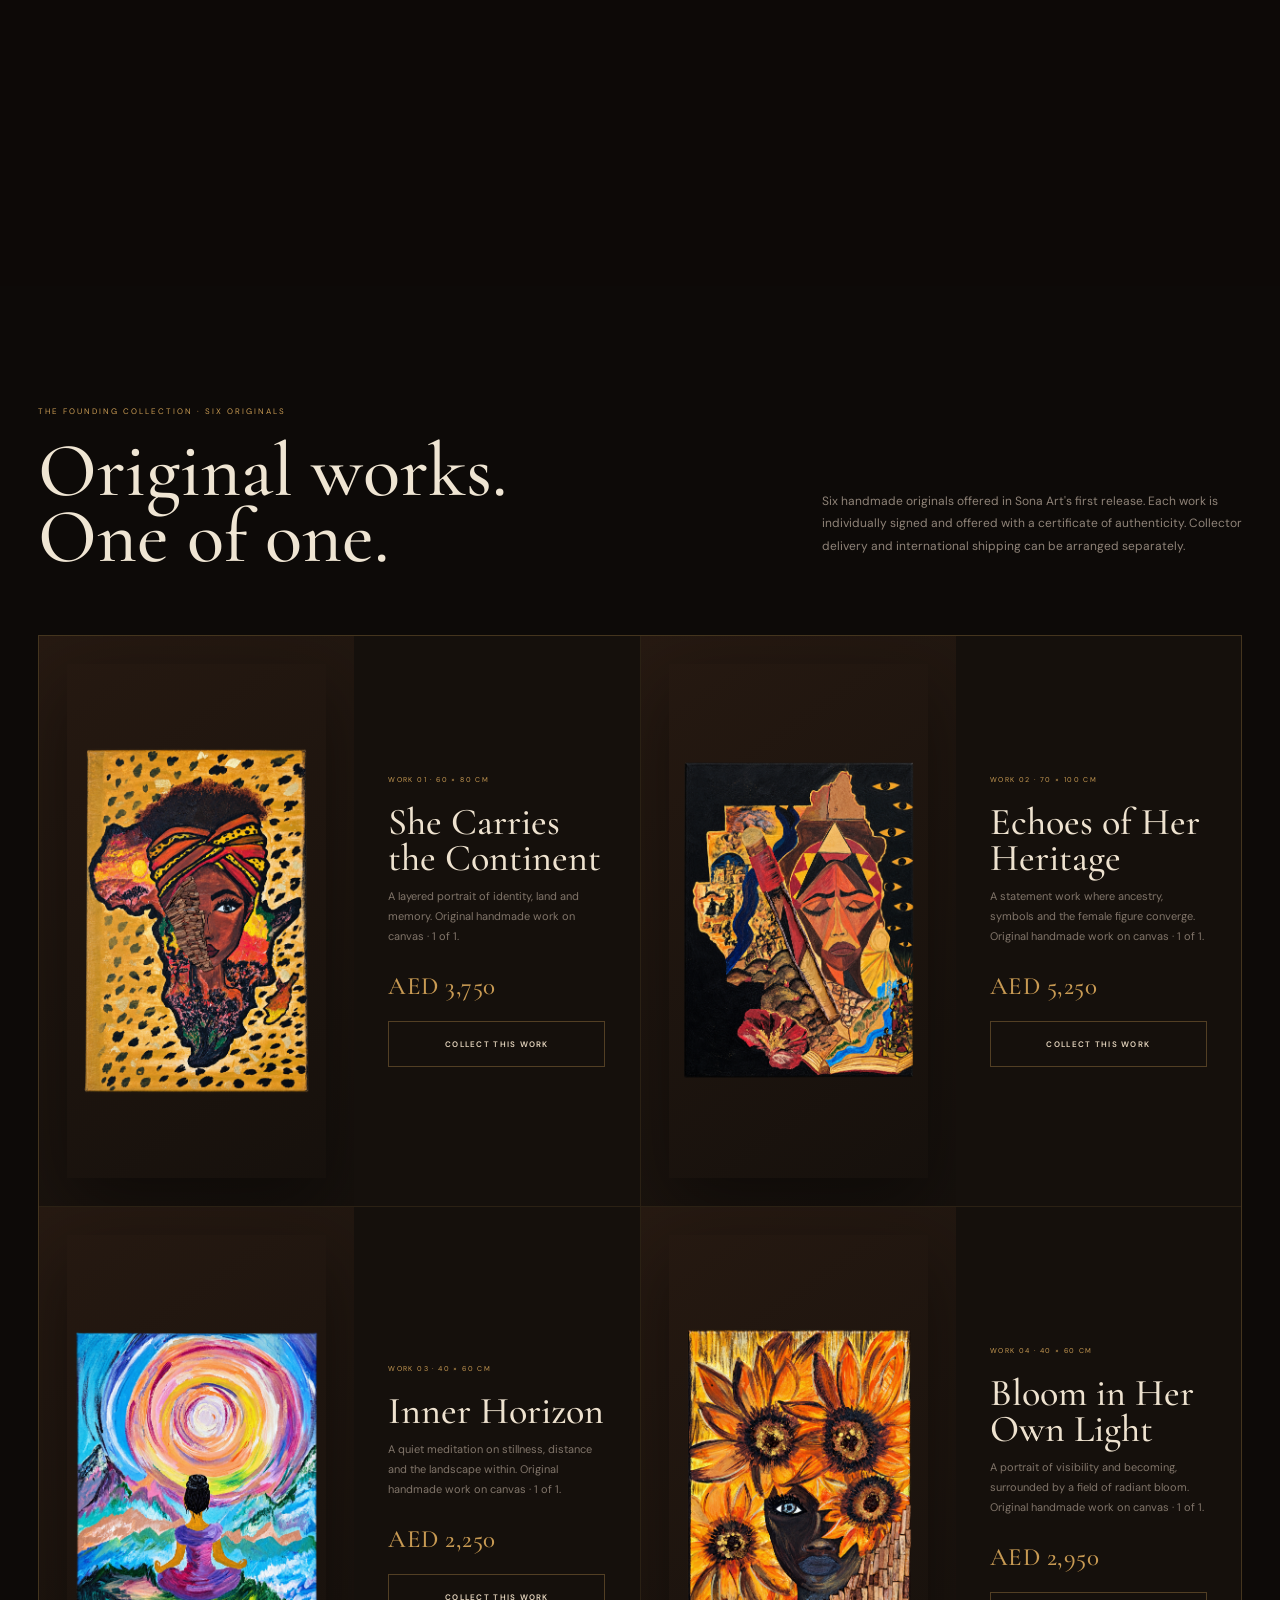
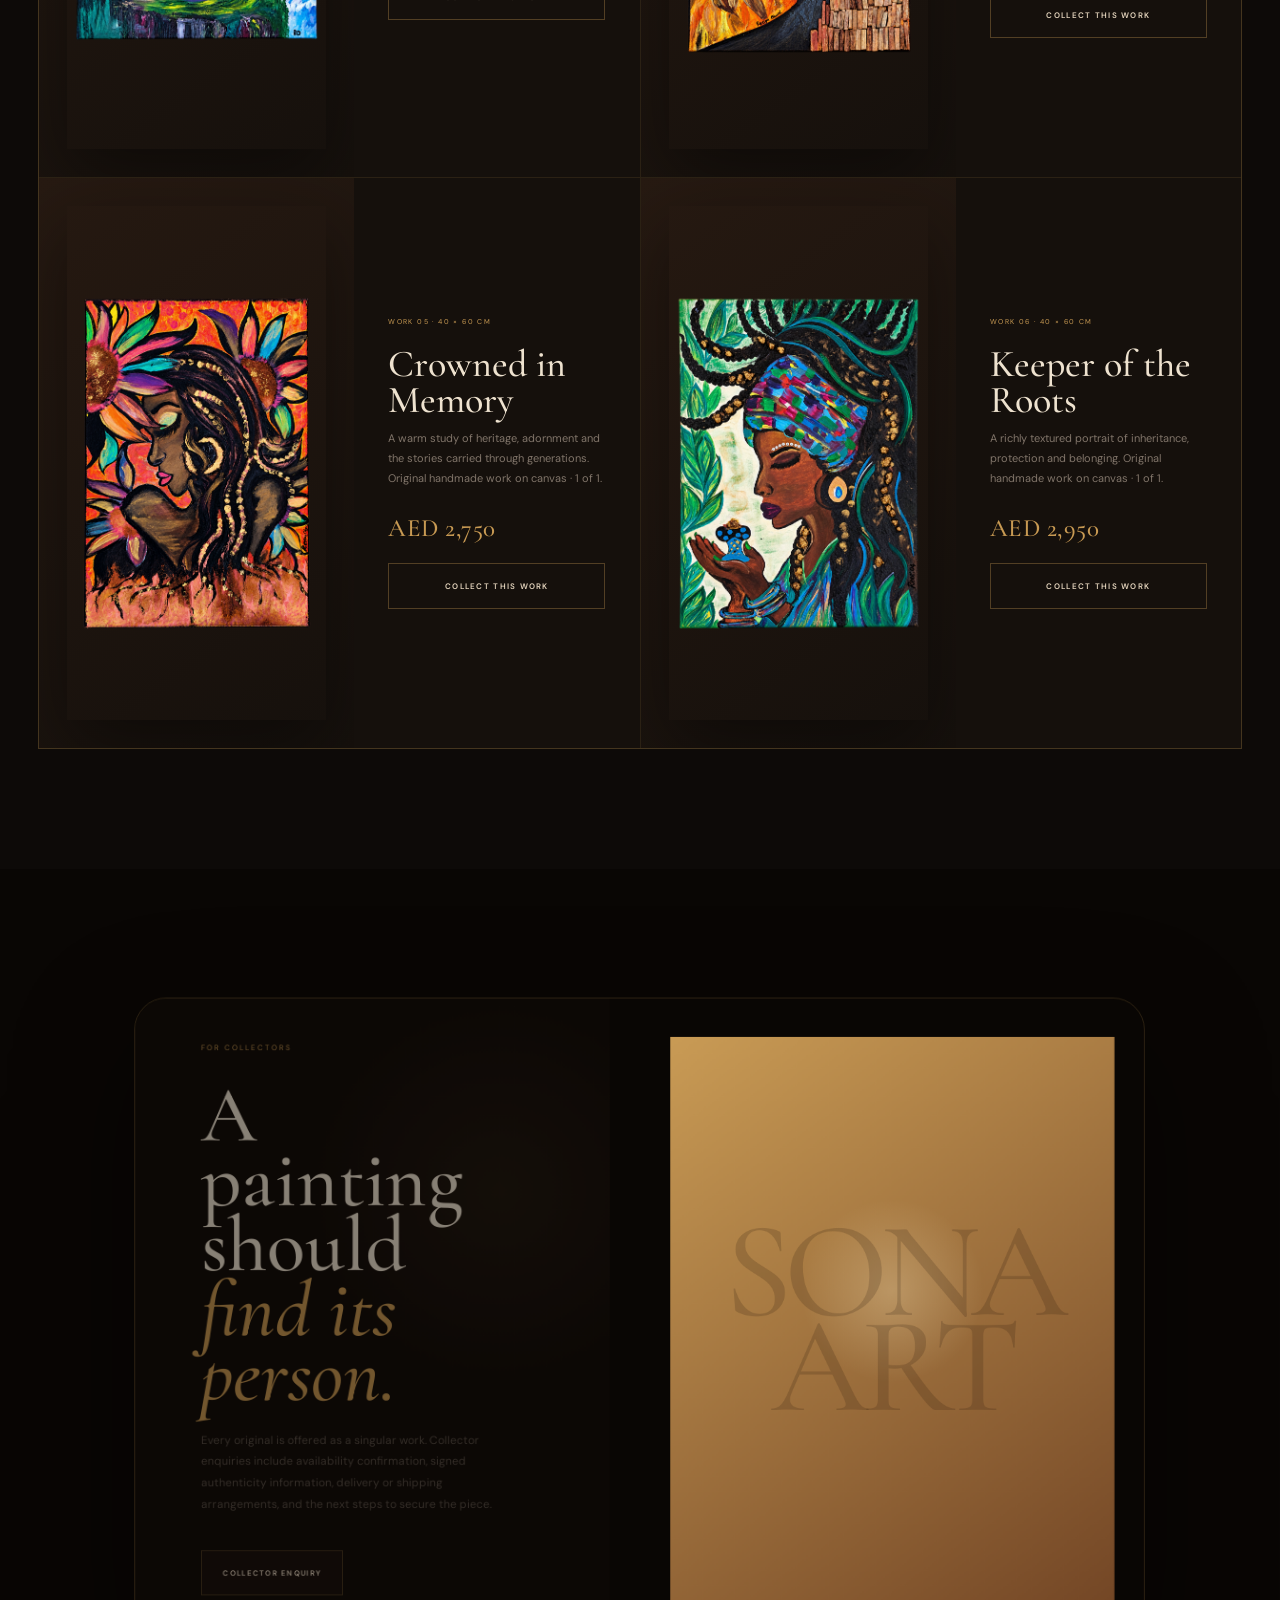
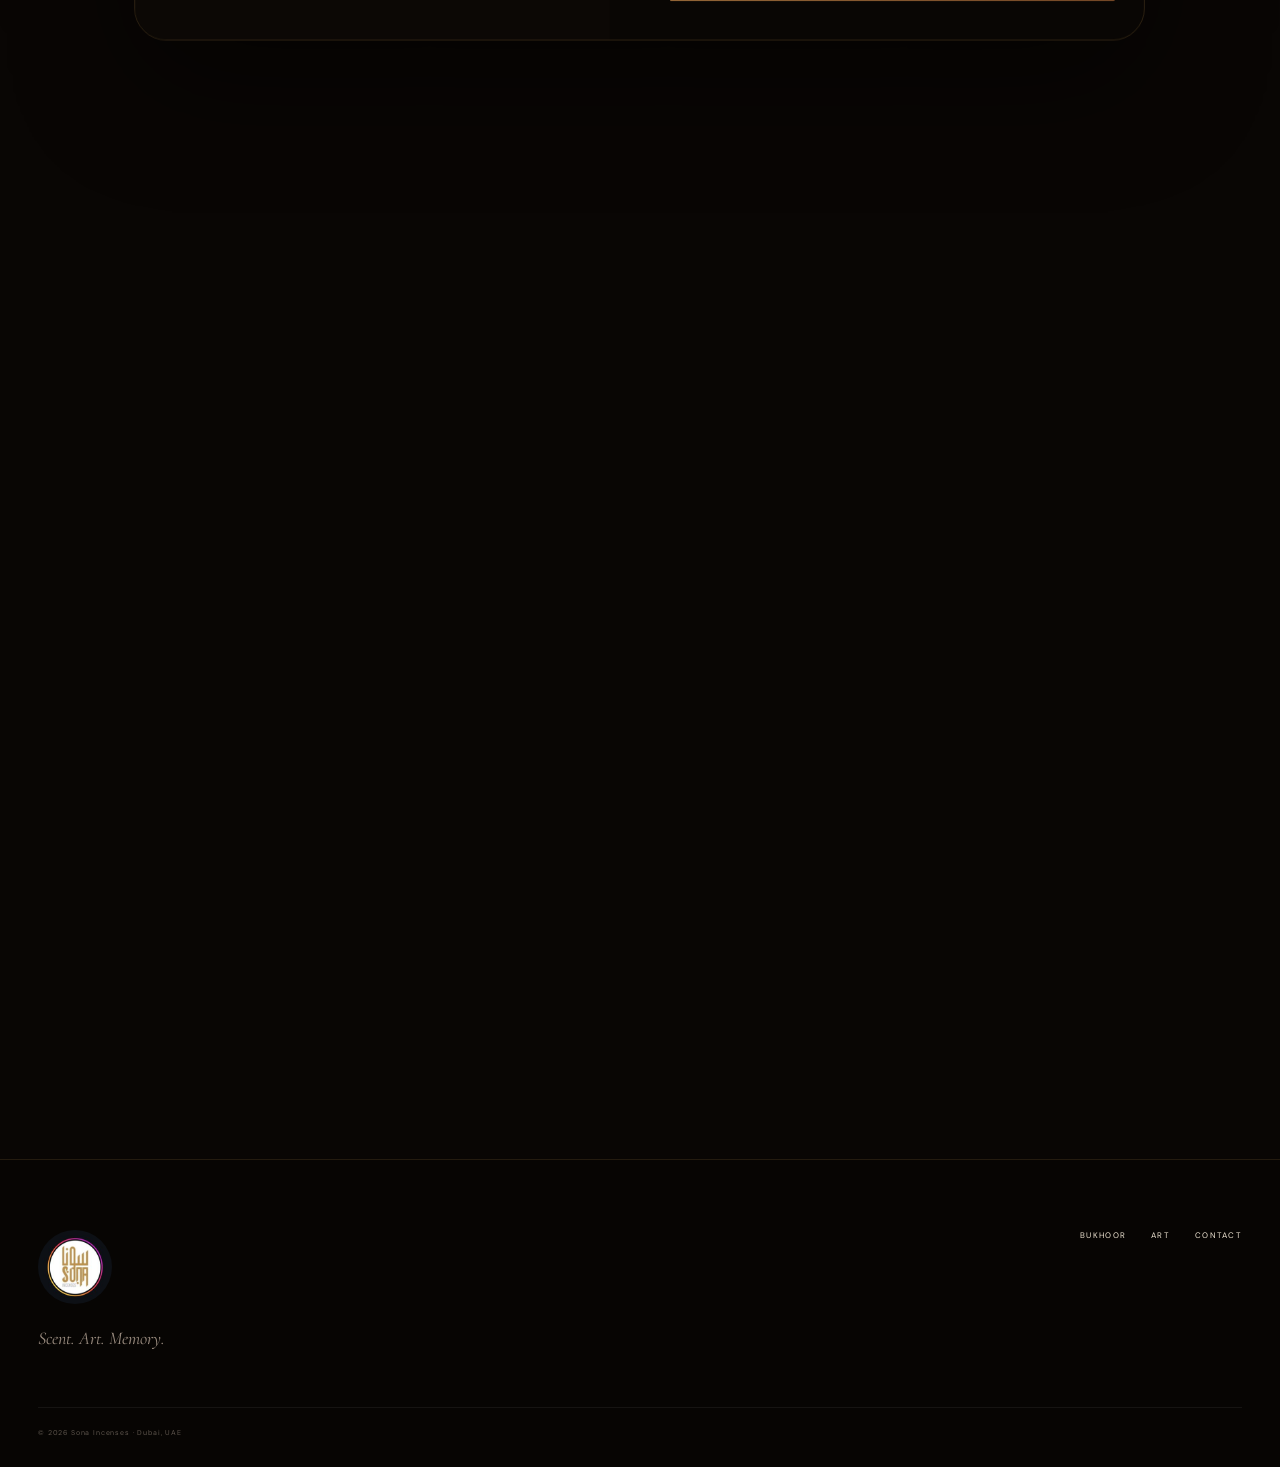
<file: art/index.html>
<!doctype html>
<html lang="en" dir="ltr">
<head>
  <meta charset="utf-8">
  <meta name="viewport" content="width=device-width,initial-scale=1">
  <meta name="theme-color" content="#15100c">
  <meta name="description" content="Sona Art — original handmade paintings, texture, heritage and story.">
  <title>Sona Art | Original Handmade Works</title>
  <link rel="preconnect" href="https://fonts.googleapis.com">
  <link rel="preconnect" href="https://fonts.gstatic.com" crossorigin>
  <link href="https://fonts.googleapis.com/css2?family=Cormorant+Garamond:ital,wght@0,500;0,600;1,500&family=DM+Sans:wght@400;500;600&display=swap" rel="stylesheet">
  <link rel="stylesheet" href="styles.css">
</head>
<body>
  <div class="progress" id="progress"></div>
  <header class="art-header" id="top">
    <a href="/" class="brand">
      <img src="../assets/sona-logo.jpg" alt="Sona Incenses">
      <span><b>SONA</b><small>ART & INCENSES</small></span>
    </a>
    <nav>
      <a href="/">Bukhoor</a>
      <a href="#collection">Art</a>
      <a href="#story">The Story</a>
      <a href="#collect">Collect</a>
    </nav>
    <div class="art-header-actions"><a class="mobile-collection-link" href="#collection">COLLECTION</a><a class="back-shop" href="/">SONA HOME ↗</a></div>
  </header>

  <main>
    <section class="art-hero-scene" id="heroScene">
      <div class="art-hero sticky">
        <div class="hero-copy">
          <p class="eyebrow">SONA ART · ORIGINAL WORKS · PRIVATE FIRST RELEASE</p>
          <h1>Made by hand.<br><em>Kept for a lifetime.</em></h1>
          <p class="lede">A new Sona world for original paintings — tactile, soulful works shaped by memory, heritage, earth, texture and the human story.</p>
          <a class="cta" href="#collection">Enter the collection</a>
        </div>
        <div class="hero-canvas">
          <div class="paint-orbit o1"></div><div class="paint-orbit o2"></div>
          <div class="canvas-frame real-artist-frame">
            <img src="../assets/art/artist-at-work.webp" alt="The artist at work in the Sona studio" class="artist-hero-photo">
          </div>
          <span class="canvas-caption">ORIGINAL · HANDMADE · ONE OF ONE</span>
        </div>
      </div>
    </section>

    <section class="bridge">
      <span>SCENT</span><i>✦</i><span>ART</span><i>✦</i><span>MEMORY</span><i>✦</i><span>HERITAGE</span><i>✦</i><span>HOME</span>
    </section>

    <section class="art-intro-scene" id="story">
      <div class="art-intro sticky">
        <div class="intro-number">01</div>
        <div class="intro-copy">
          <p class="eyebrow">THE SECOND SONA WORLD</p>
          <h2>Not decoration.<br><em>A presence.</em></h2>
          <p>Every Sona original begins by hand — layered slowly with memory, heritage, texture and intuition. No two works are repeated, and each is offered as a singular piece.</p>
        </div>
        <div class="texture-disc"></div>
      </div>
    </section>

    <section class="collection" id="collection">
      <div class="collection-head">
        <div>
          <p class="eyebrow">THE FOUNDING COLLECTION · SIX ORIGINALS</p>
          <h2>Original works.<br>One of one.</h2>
        </div>
        <p>Six handmade originals offered in Sona Art's first release. Each work is individually signed and offered with a certificate of authenticity. Collector delivery and international shipping can be arranged separately.</p>
      </div>

      <div class="gallery founding-gallery">
        <article class="work-card">
          <button class="work-frame art-lightbox-trigger" type="button" data-art="../assets/art/work-01-she-carries-the-continent.webp" data-title="She Carries the Continent">
            <img src="../assets/art/work-01-she-carries-the-continent.webp" alt="She Carries the Continent — original Sona artwork" loading="lazy">
            <span class="view-art">VIEW WORK ↗</span>
          </button>
          <div class="work-meta">
            <span>WORK 01 · 60 × 80 CM</span>
            <h3>She Carries the Continent</h3>
            <p>A layered portrait of identity, land and memory. Original handmade work on canvas · 1 of 1.</p>
            <strong class="art-price">AED 3,750</strong>
            <a class="collect-work" href="mailto:hello@sonaincenses.com?subject=Collector%20Enquiry%20-%20She%20Carries%20the%20Continent">COLLECT THIS WORK</a>
          </div>
        </article>

        <article class="work-card">
          <button class="work-frame art-lightbox-trigger" type="button" data-art="../assets/art/work-02-echoes-of-her-heritage.webp" data-title="Echoes of Her Heritage">
            <img src="../assets/art/work-02-echoes-of-her-heritage.webp" alt="Echoes of Her Heritage — original Sona artwork" loading="lazy">
            <span class="view-art">VIEW WORK ↗</span>
          </button>
          <div class="work-meta">
            <span>WORK 02 · 70 × 100 CM</span>
            <h3>Echoes of Her Heritage</h3>
            <p>A statement work where ancestry, symbols and the female figure converge. Original handmade work on canvas · 1 of 1.</p>
            <strong class="art-price">AED 5,250</strong>
            <a class="collect-work" href="mailto:hello@sonaincenses.com?subject=Collector%20Enquiry%20-%20Echoes%20of%20Her%20Heritage">COLLECT THIS WORK</a>
          </div>
        </article>

        <article class="work-card">
          <button class="work-frame art-lightbox-trigger" type="button" data-art="../assets/art/work-03-inner-horizon.webp" data-title="Inner Horizon">
            <img src="../assets/art/work-03-inner-horizon.webp" alt="Inner Horizon — original Sona artwork" loading="lazy">
            <span class="view-art">VIEW WORK ↗</span>
          </button>
          <div class="work-meta">
            <span>WORK 03 · 40 × 60 CM</span>
            <h3>Inner Horizon</h3>
            <p>A quiet meditation on stillness, distance and the landscape within. Original handmade work on canvas · 1 of 1.</p>
            <strong class="art-price">AED 2,250</strong>
            <a class="collect-work" href="mailto:hello@sonaincenses.com?subject=Collector%20Enquiry%20-%20Inner%20Horizon">COLLECT THIS WORK</a>
          </div>
        </article>

        <article class="work-card">
          <button class="work-frame art-lightbox-trigger" type="button" data-art="../assets/art/work-04-bloom-in-her-own-light.webp" data-title="Bloom in Her Own Light">
            <img src="../assets/art/work-04-bloom-in-her-own-light.webp" alt="Bloom in Her Own Light — original Sona artwork" loading="lazy">
            <span class="view-art">VIEW WORK ↗</span>
          </button>
          <div class="work-meta">
            <span>WORK 04 · 40 × 60 CM</span>
            <h3>Bloom in Her Own Light</h3>
            <p>A portrait of visibility and becoming, surrounded by a field of radiant bloom. Original handmade work on canvas · 1 of 1.</p>
            <strong class="art-price">AED 2,950</strong>
            <a class="collect-work" href="mailto:hello@sonaincenses.com?subject=Collector%20Enquiry%20-%20Bloom%20in%20Her%20Own%20Light">COLLECT THIS WORK</a>
          </div>
        </article>

        <article class="work-card">
          <button class="work-frame art-lightbox-trigger" type="button" data-art="../assets/art/work-05-crowned-in-memory.webp" data-title="Crowned in Memory">
            <img src="../assets/art/work-05-crowned-in-memory.webp" alt="Crowned in Memory — original Sona artwork" loading="lazy">
            <span class="view-art">VIEW WORK ↗</span>
          </button>
          <div class="work-meta">
            <span>WORK 05 · 40 × 60 CM</span>
            <h3>Crowned in Memory</h3>
            <p>A warm study of heritage, adornment and the stories carried through generations. Original handmade work on canvas · 1 of 1.</p>
            <strong class="art-price">AED 2,750</strong>
            <a class="collect-work" href="mailto:hello@sonaincenses.com?subject=Collector%20Enquiry%20-%20Crowned%20in%20Memory">COLLECT THIS WORK</a>
          </div>
        </article>

        <article class="work-card">
          <button class="work-frame art-lightbox-trigger" type="button" data-art="../assets/art/work-06-keeper-of-the-roots.webp" data-title="Keeper of the Roots">
            <img src="../assets/art/work-06-keeper-of-the-roots.webp" alt="Keeper of the Roots — original Sona artwork" loading="lazy">
            <span class="view-art">VIEW WORK ↗</span>
          </button>
          <div class="work-meta">
            <span>WORK 06 · 40 × 60 CM</span>
            <h3>Keeper of the Roots</h3>
            <p>A richly textured portrait of inheritance, protection and belonging. Original handmade work on canvas · 1 of 1.</p>
            <strong class="art-price">AED 2,950</strong>
            <a class="collect-work" href="mailto:hello@sonaincenses.com?subject=Collector%20Enquiry%20-%20Keeper%20of%20the%20Roots">COLLECT THIS WORK</a>
          </div>
        </article>
      </div>
    </section>

    <section class="collector-scene" id="collect">
      <div class="collector sticky">
        <div class="collector-panel">
          <p class="eyebrow">FOR COLLECTORS</p>
          <h2>A painting should<br><em>find its person.</em></h2>
          <p>Every original is offered as a singular work. Collector enquiries include availability confirmation, signed authenticity information, delivery or shipping arrangements, and the next steps to secure the piece.</p>
          <a href="mailto:hello@sonaincenses.com?subject=Sona%20Art%20Collector%20Enquiry" class="cta dark">Collector enquiry</a>
        </div>
        <div class="gold-field"><span>SONA<br>ART</span></div>
      </div>
    </section>
  </main>

  <div class="art-lightbox" id="artLightbox" aria-hidden="true">
    <button class="lightbox-close" id="lightboxClose" type="button" aria-label="Close artwork">×</button>
    <img id="lightboxImage" alt="">
    <div class="lightbox-caption"><span id="lightboxTitle"></span><small>ORIGINAL · ONE OF ONE</small></div>
  </div>

  <footer>
    <div><img src="../assets/sona-logo.jpg" alt="Sona"><p>Scent. Art. Memory.</p></div>
    <nav><a href="/">Bukhoor</a><a href="#collection">Art</a><a href="mailto:hello@sonaincenses.com">Contact</a></nav>
    <small>© <span id="year"></span> Sona Incenses · Dubai, UAE</small>
  </footer>
  <script src="app.js"></script>
</body>
</html>
</file>
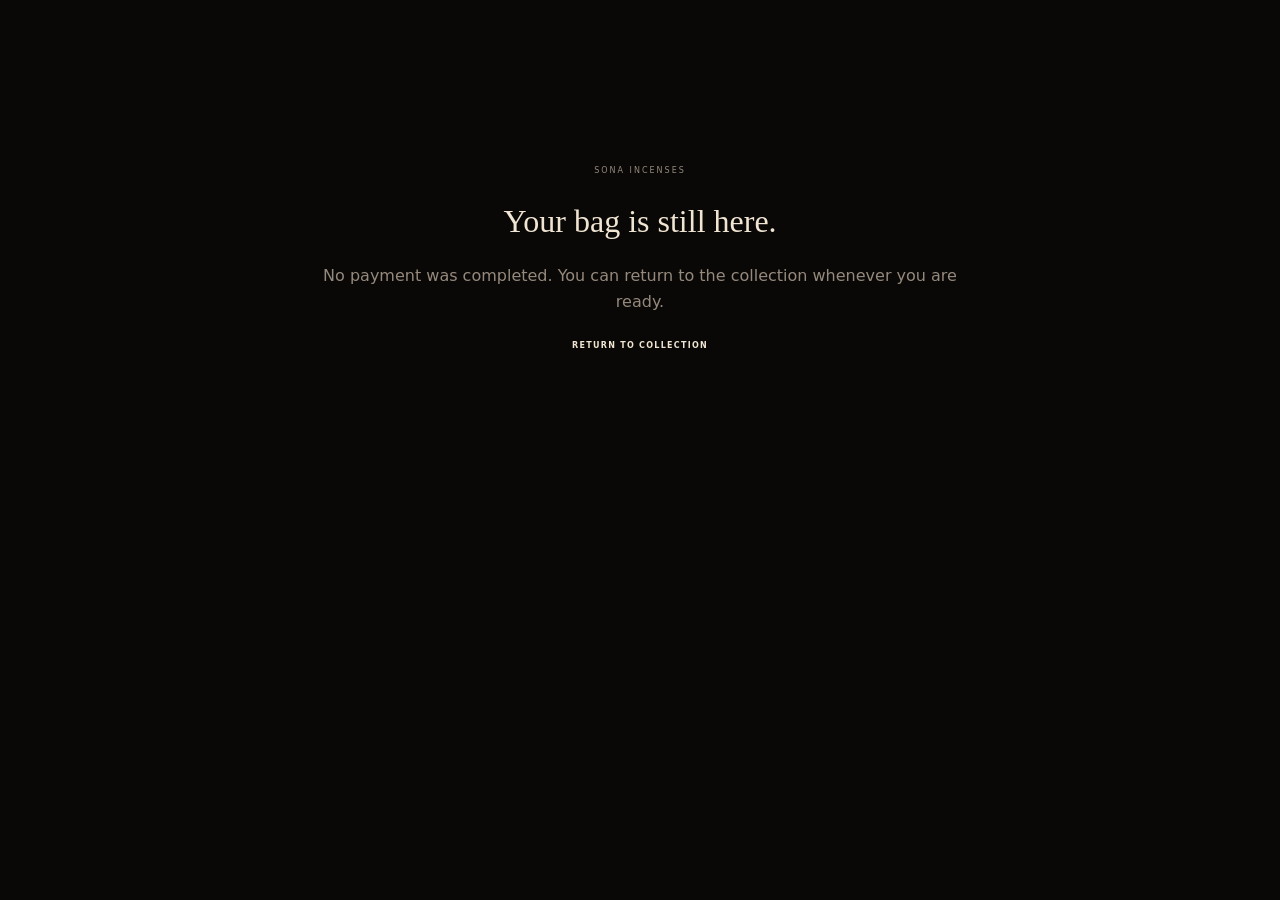
<file: cancel.html>
<!doctype html><html lang="en"><head><meta charset="utf-8"><meta name="viewport" content="width=device-width,initial-scale=1"><title>Checkout cancelled | Sona Incenses</title><link rel="stylesheet" href="styles.css"></head><body><main class="status-card"><p class="eyebrow">Sona Incenses</p><h1>Your bag is still here.</h1><p>No payment was completed. You can return to the collection whenever you are ready.</p><a class="button button-primary" href="/#collection">Return to collection</a></main></body></html>
</file>
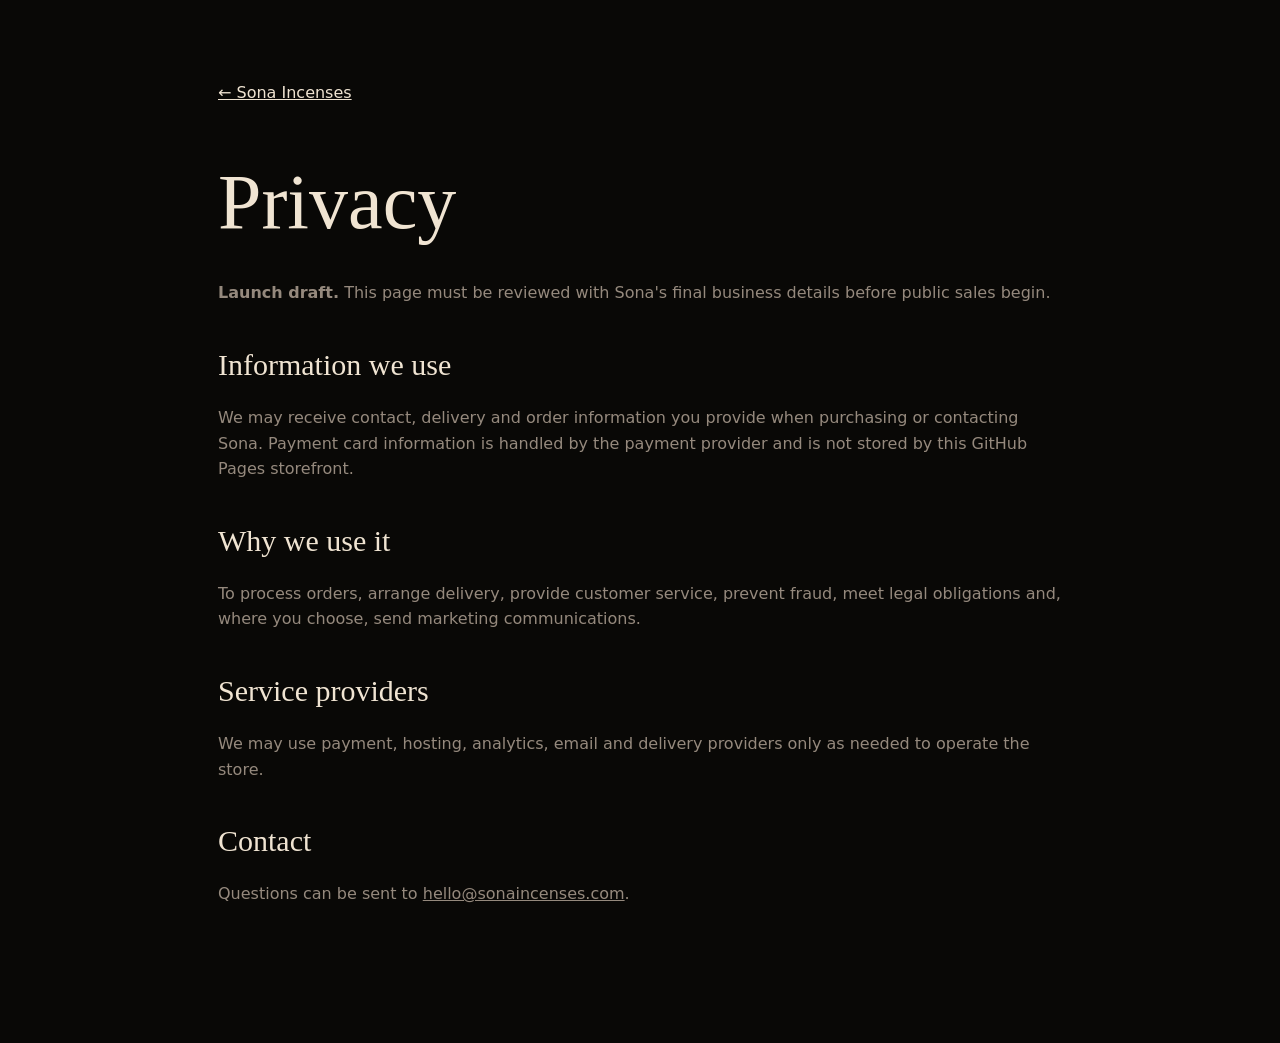
<file: privacy.html>
<!doctype html><html lang="en"><head><meta charset="utf-8"><meta name="viewport" content="width=device-width,initial-scale=1"><title>Privacy | Sona Incenses</title><link rel="stylesheet" href="styles.css"></head><body><main class="page-shell"><a class="back" href="/">← Sona Incenses</a><h1>Privacy</h1><p><strong>Launch draft.</strong> This page must be reviewed with Sona's final business details before public sales begin.</p><h2>Information we use</h2><p>We may receive contact, delivery and order information you provide when purchasing or contacting Sona. Payment card information is handled by the payment provider and is not stored by this GitHub Pages storefront.</p><h2>Why we use it</h2><p>To process orders, arrange delivery, provide customer service, prevent fraud, meet legal obligations and, where you choose, send marketing communications.</p><h2>Service providers</h2><p>We may use payment, hosting, analytics, email and delivery providers only as needed to operate the store.</p><h2>Contact</h2><p>Questions can be sent to <a href="mailto:hello@sonaincenses.com">hello@sonaincenses.com</a>.</p></main></body></html>
</file>
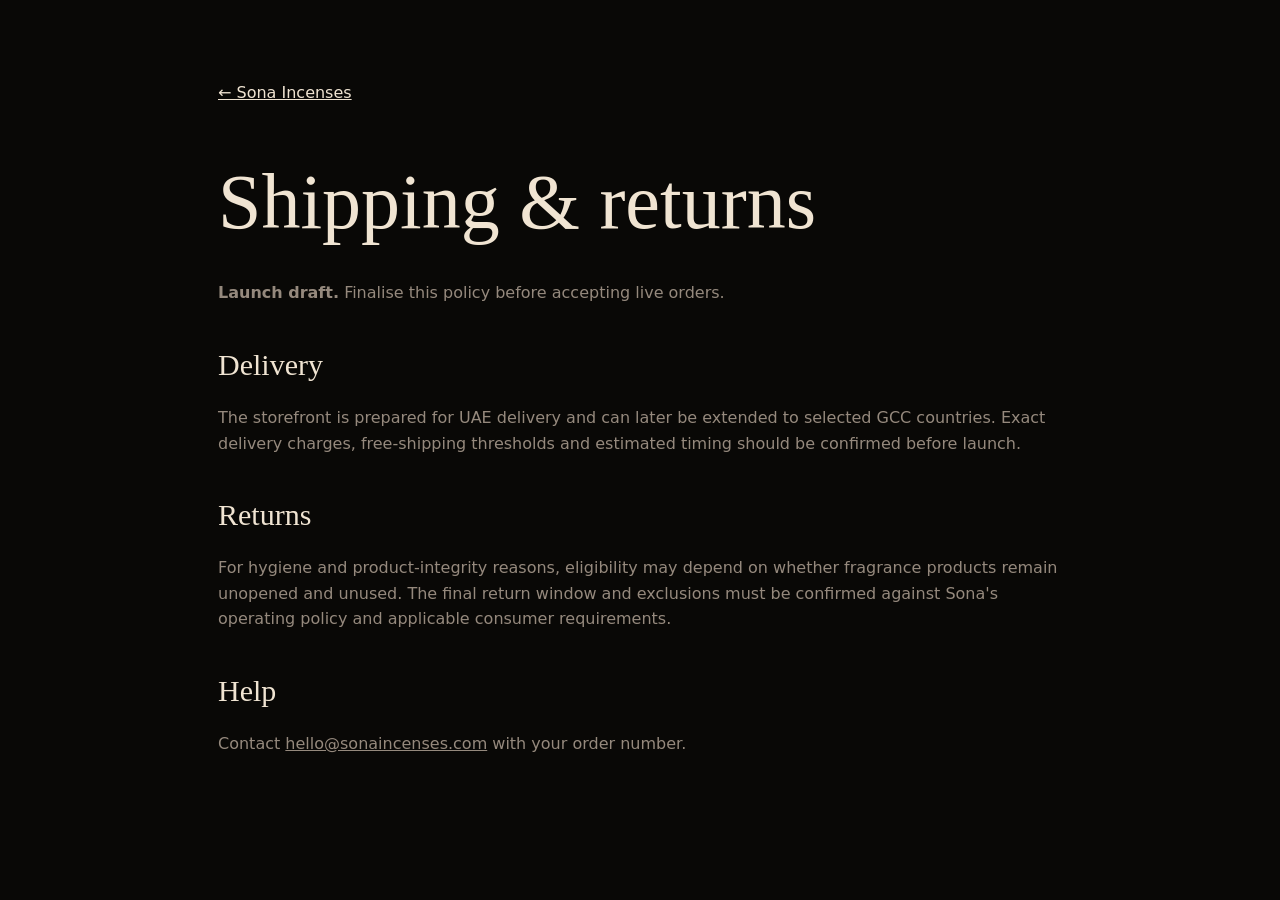
<file: shipping-returns.html>
<!doctype html><html lang="en"><head><meta charset="utf-8"><meta name="viewport" content="width=device-width,initial-scale=1"><title>Shipping & Returns | Sona Incenses</title><link rel="stylesheet" href="styles.css"></head><body><main class="page-shell"><a class="back" href="/">← Sona Incenses</a><h1>Shipping & returns</h1><p><strong>Launch draft.</strong> Finalise this policy before accepting live orders.</p><h2>Delivery</h2><p>The storefront is prepared for UAE delivery and can later be extended to selected GCC countries. Exact delivery charges, free-shipping thresholds and estimated timing should be confirmed before launch.</p><h2>Returns</h2><p>For hygiene and product-integrity reasons, eligibility may depend on whether fragrance products remain unopened and unused. The final return window and exclusions must be confirmed against Sona's operating policy and applicable consumer requirements.</p><h2>Help</h2><p>Contact <a href="mailto:hello@sonaincenses.com">hello@sonaincenses.com</a> with your order number.</p></main></body></html>
</file>
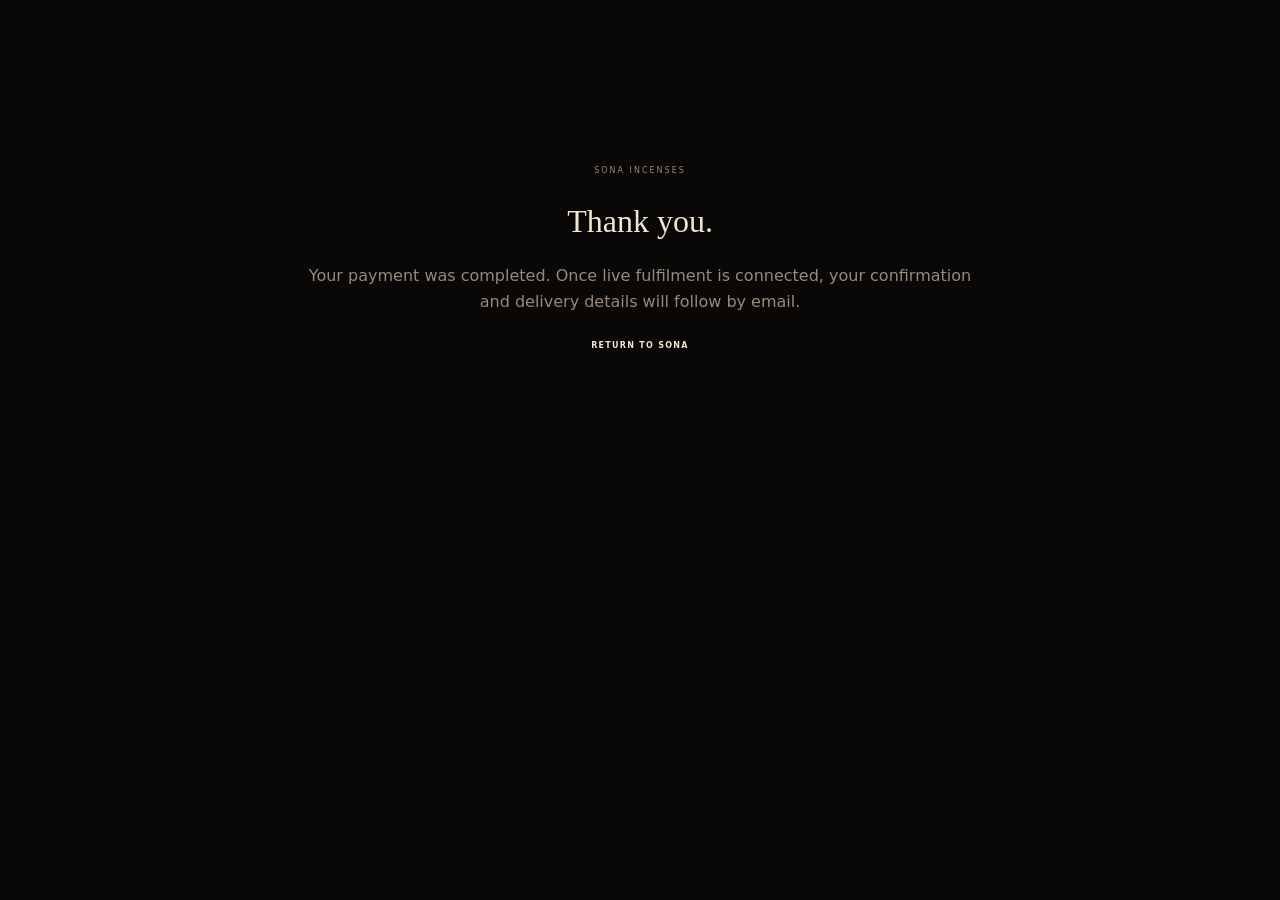
<file: success.html>
<!doctype html><html lang="en"><head><meta charset="utf-8"><meta name="viewport" content="width=device-width,initial-scale=1"><title>Order received | Sona Incenses</title><link rel="stylesheet" href="styles.css"></head><body><main class="status-card"><p class="eyebrow">Sona Incenses</p><h1>Thank you.</h1><p>Your payment was completed. Once live fulfilment is connected, your confirmation and delivery details will follow by email.</p><a class="button button-primary" href="/">Return to Sona</a></main></body></html>
</file>
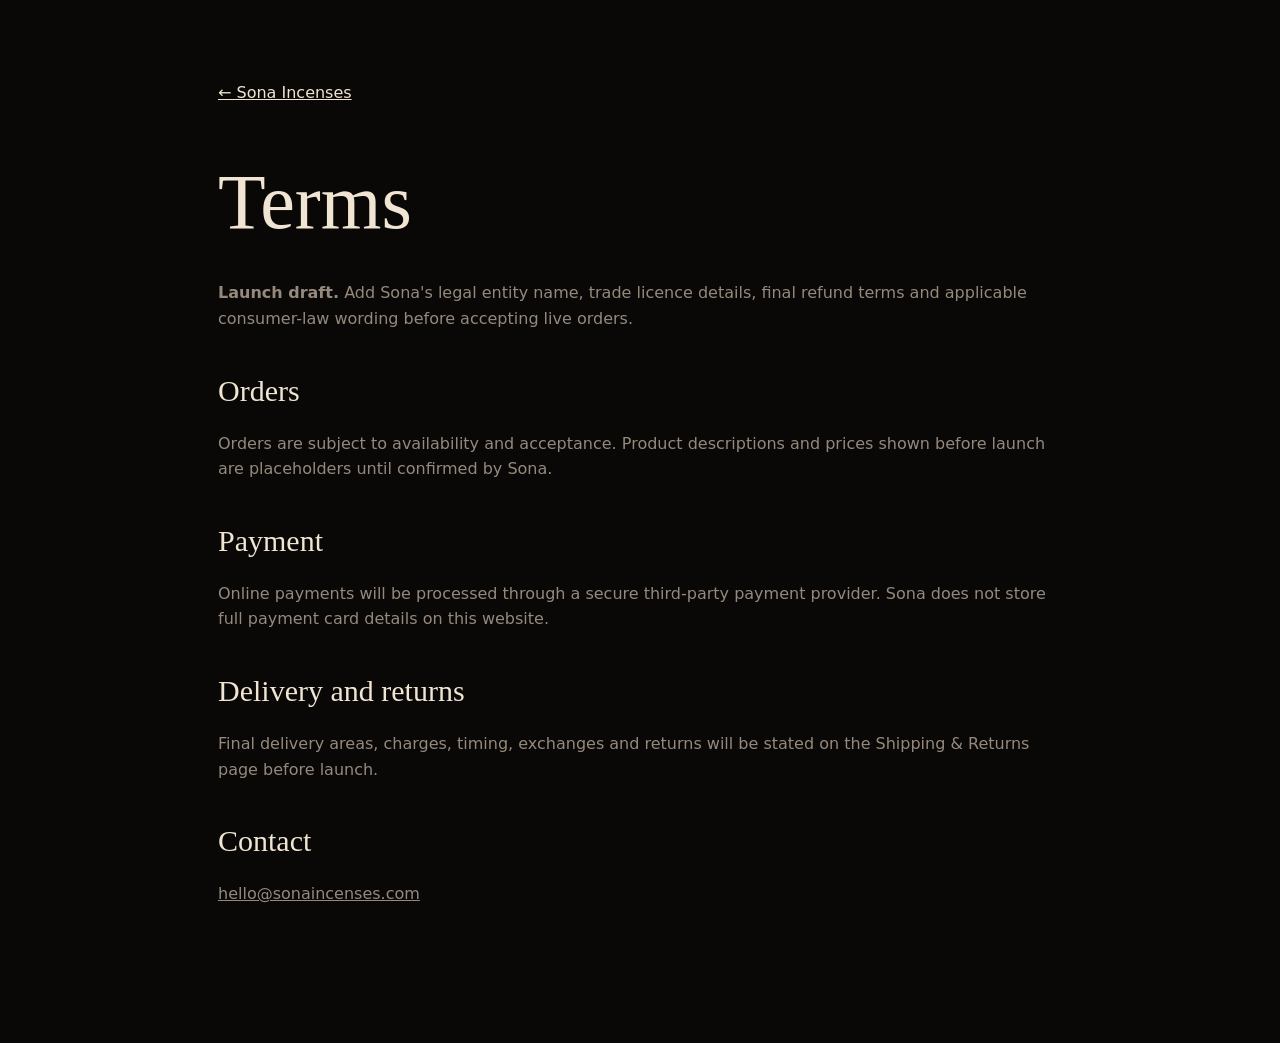
<file: terms.html>
<!doctype html><html lang="en"><head><meta charset="utf-8"><meta name="viewport" content="width=device-width,initial-scale=1"><title>Terms | Sona Incenses</title><link rel="stylesheet" href="styles.css"></head><body><main class="page-shell"><a class="back" href="/">← Sona Incenses</a><h1>Terms</h1><p><strong>Launch draft.</strong> Add Sona's legal entity name, trade licence details, final refund terms and applicable consumer-law wording before accepting live orders.</p><h2>Orders</h2><p>Orders are subject to availability and acceptance. Product descriptions and prices shown before launch are placeholders until confirmed by Sona.</p><h2>Payment</h2><p>Online payments will be processed through a secure third-party payment provider. Sona does not store full payment card details on this website.</p><h2>Delivery and returns</h2><p>Final delivery areas, charges, timing, exchanges and returns will be stated on the Shipping & Returns page before launch.</p><h2>Contact</h2><p><a href="mailto:hello@sonaincenses.com">hello@sonaincenses.com</a></p></main></body></html>
</file>
<file: styles.css>
:root{--black:#090806;--black2:#11100e;--ivory:#f0e4d2;--gold:#d3ad72;--gold2:#a77940;--muted:#95897d;--line:rgba(211,173,114,.2);--serif:"Cormorant Garamond",Georgia,serif;--sans:"DM Sans",system-ui,sans-serif;--arabic:"Noto Kufi Arabic",sans-serif;--max:1440px}
*{box-sizing:border-box}html{scroll-behavior:smooth;background:var(--black)}body{margin:0;background:var(--black);color:var(--ivory);font-family:var(--sans);line-height:1.6;overflow-x:hidden}html[dir=rtl] body{font-family:var(--arabic)}a{color:inherit;text-decoration:none}button,input{font:inherit}button{cursor:pointer}.sr-only{position:absolute;width:1px;height:1px;padding:0;margin:-1px;overflow:hidden;clip:rect(0,0,0,0);white-space:nowrap;border:0}
.announcement{height:30px;display:grid;place-items:center;background:#060504;color:#9b9085;border-bottom:1px solid rgba(255,255,255,.05);font-size:7px;letter-spacing:.28em;text-transform:uppercase}
.site-header{height:96px;max-width:var(--max);margin:auto;padding:0 40px;display:grid;grid-template-columns:1fr auto 1fr;align-items:center;border-bottom:1px solid var(--line);background:#090806;position:relative;z-index:20}.brand{display:flex;align-items:center;gap:14px;width:max-content}.brand-logo{width:58px;height:58px;border-radius:50%;object-fit:cover;box-shadow:0 0 0 1px rgba(211,173,114,.38),0 0 30px rgba(211,173,114,.08)}.brand-wordmark{display:flex;flex-direction:column;line-height:1}.brand-wordmark strong{font-family:var(--serif);font-size:24px;letter-spacing:.2em;font-weight:500}.brand-wordmark small{font-size:7px;letter-spacing:.23em;color:var(--gold);margin-top:7px}.nav{display:flex;gap:34px;font-size:8px;letter-spacing:.18em;text-transform:uppercase;color:#c7baaa}.nav a{position:relative}.nav a:after{content:"";position:absolute;left:50%;right:50%;bottom:-11px;height:1px;background:var(--gold);transition:.25s}.nav a:hover:after{left:0;right:0}.header-actions{justify-self:end;display:flex;align-items:center;gap:16px}.language-button,.cart-button{border:0;background:transparent;color:#c6b9aa;font-size:8px;letter-spacing:.16em;text-transform:uppercase}.language-button{padding-right:16px;border-right:1px solid var(--line)}.cart-button{display:flex;align-items:center;gap:8px}.cart-button b{display:grid;place-items:center;width:23px;height:23px;border:1px solid rgba(211,173,114,.5);border-radius:50%;color:var(--gold);font-size:8px}
.hero{min-height:calc(100vh - 126px);max-width:var(--max);margin:auto;padding:70px 40px 55px;display:grid;grid-template-columns:1.05fr .95fr;gap:55px;align-items:center;position:relative}.hero:after{content:"";position:absolute;width:900px;height:900px;border-radius:50%;right:-340px;top:-240px;background:radial-gradient(circle,rgba(139,88,48,.18),transparent 66%);pointer-events:none}.hero-copy{position:relative;z-index:3}.hero-kicker{display:flex;align-items:center;gap:14px}.hero-kicker>span{width:46px;height:1px;background:var(--gold)}.eyebrow{margin:0 0 18px;color:var(--gold);font-size:8px;letter-spacing:.25em;text-transform:uppercase;font-weight:500}html[dir=rtl] .eyebrow{letter-spacing:0}.hero-kicker .eyebrow{margin:0}
h1,h2{font-family:var(--serif);font-weight:500;margin:0}html[dir=rtl] h1,html[dir=rtl] h2{font-family:var(--arabic)}.hero h1{font-size:clamp(80px,8vw,132px);line-height:.77;letter-spacing:-.045em;margin:34px 0 32px}.hero h1 span,.hero h1 em{display:block}.hero h1 em{font-style:italic;color:var(--gold);margin-left:12%}.hero-text{max-width:600px;color:#a39789;font-size:13px;line-height:1.9;margin:0 0 34px}.hero-actions{display:flex;align-items:center;gap:28px;flex-wrap:wrap}.button{min-height:48px;padding:0 23px;border:1px solid transparent;background:transparent;text-transform:uppercase;font-size:8px;font-weight:600;letter-spacing:.16em;transition:.25s}.button-gold{background:var(--gold);border-color:var(--gold);color:#17100a}.button-gold:hover{background:#e1c18d;border-color:#e1c18d;transform:translateY(-2px);box-shadow:0 14px 34px rgba(211,173,114,.15)}.button-dark{background:#17100a;color:#e9dbc7}.text-link{display:flex;gap:12px;align-items:center;text-transform:uppercase;font-size:8px;letter-spacing:.16em;color:#d3c5b4}.hero-meta{display:flex;gap:44px;max-width:580px;margin-top:60px;padding-top:20px;border-top:1px solid var(--line)}.hero-meta div{display:flex;flex-direction:column;gap:5px}.hero-meta small{font-family:var(--serif);font-size:15px;color:var(--gold)}.hero-meta span{font-size:7px;letter-spacing:.21em;color:#70665d}
.hero-stage{height:640px;position:relative;display:flex;align-items:flex-end;justify-content:center;z-index:2}.hero-stage:before{content:"";position:absolute;width:560px;height:560px;top:15px;border-radius:50%;background:radial-gradient(circle,rgba(211,173,114,.22) 0 1%,rgba(150,95,51,.13) 36%,transparent 68%);box-shadow:inset 0 0 0 1px rgba(211,173,114,.18)}.halo{position:absolute;left:50%;transform:translateX(-50%);border:1px solid rgba(211,173,114,.2);border-radius:50%}.halo-a{width:430px;height:430px;top:77px}.halo-b{width:505px;height:505px;top:40px;opacity:.45}.plinth{position:absolute;bottom:50px;width:360px;height:150px;background:linear-gradient(180deg,#1d1813,#0a0907);clip-path:polygon(8% 0,92% 0,100% 100%,0 100%);box-shadow:0 35px 80px rgba(0,0,0,.55)}.burner{position:absolute;left:50%;bottom:140px;transform:translateX(-50%);width:220px;z-index:3;filter:drop-shadow(0 28px 30px rgba(0,0,0,.5))}.burner-lid{width:132px;height:55px;margin:auto;background:linear-gradient(135deg,#67401f,#e2bf7e 42%,#784923);clip-path:polygon(10% 100%,0 42%,20% 5%,80% 5%,100% 42%,90% 100%);position:relative}.burner-lid i{position:absolute;width:5px;height:18px;background:#2c1c12;top:15px}.burner-lid i:nth-child(1){left:36px}.burner-lid i:nth-child(2){left:64px}.burner-lid i:nth-child(3){right:36px}.burner-neck{width:72px;height:58px;margin:auto;background:linear-gradient(90deg,#56331a,#d5aa65 38%,#f0d194 50%,#9a6330 70%,#482a17)}.burner-body{width:210px;height:175px;background:linear-gradient(140deg,#482b17,#d09f59 31%,#875129 66%,#2c1a11);clip-path:polygon(18% 0,82% 0,100% 100%,0 100%);display:flex;flex-direction:column;align-items:center;justify-content:center;border-top:1px solid #deb97d}.burner-body span{font-family:var(--serif);font-size:62px;line-height:.8;color:#25160e}.burner-body small{font-size:7px;letter-spacing:.27em;color:#27180f;margin-top:10px}.burner-foot{width:146px;height:20px;margin:auto;background:linear-gradient(90deg,#462918,#b27638,#462918);border-radius:0 0 16px 16px}.smoke{position:absolute;border-left:1px solid rgba(244,229,207,.23);border-radius:50%;filter:blur(.2px);transform-origin:bottom}.smoke-a{width:115px;height:280px;left:48%;top:15px;transform:rotate(7deg)}.smoke-b{width:95px;height:245px;left:54%;top:35px;transform:rotate(-10deg);opacity:.62}.smoke-c{width:80px;height:200px;left:42%;top:70px;transform:rotate(14deg);opacity:.38}.hero-seal{position:absolute;right:3%;bottom:18px;display:flex;align-items:center;gap:11px;color:#70675f;font-size:7px;letter-spacing:.2em}.hero-seal img{width:45px;height:45px;border-radius:50%}
.marquee{height:66px;background:#cba66d;color:#18110b;display:flex;align-items:center;overflow:hidden}.marquee>div{width:100%;display:flex;justify-content:center;gap:26px;align-items:center;white-space:nowrap;font-size:7px;letter-spacing:.2em;text-transform:uppercase}.marquee i{font-style:normal}
.collection-section{background:#0d0c0a;padding:120px 0 135px}.section-shell{max-width:var(--max);margin:auto;padding:0 40px}.collection-heading{display:grid;grid-template-columns:1fr 430px;gap:80px;align-items:end;margin-bottom:58px}.collection-heading h2{font-size:clamp(62px,6vw,94px);line-height:.86}.collection-intro{margin:0;color:#8f8377;font-size:12px;line-height:1.9}.product-grid{display:grid;grid-template-columns:repeat(2,1fr);gap:1px;background:var(--line);border:1px solid var(--line)}.product-card{background:#11100e;display:grid;grid-template-columns:1.05fr .95fr;min-height:390px;transition:.3s;overflow:hidden}.product-card:hover{background:#16130f}.product-visual{min-height:390px;background:radial-gradient(circle at 50% 42%,rgba(202,151,85,.28),transparent 28%),linear-gradient(155deg,#1b1712,#0c0b09);position:relative;display:grid;place-items:center;overflow:hidden}.product-visual:before{content:"";position:absolute;width:245px;height:245px;border:1px solid rgba(211,173,114,.18);border-radius:50%}.product-visual:after{content:"";position:absolute;bottom:0;width:72%;height:20%;background:radial-gradient(ellipse,rgba(0,0,0,.55),transparent 70%)}.product-jar{width:126px;height:172px;border-radius:6px 6px 24px 24px;background:linear-gradient(135deg,#1b1511 5%,#5c4230 48%,#17120f 100%);box-shadow:inset 0 0 0 1px rgba(211,173,114,.22),0 30px 40px rgba(0,0,0,.5);position:relative;z-index:2}.product-jar:before{content:"SONA";position:absolute;left:18px;right:18px;top:54px;padding:15px 0;text-align:center;border-block:1px solid rgba(211,173,114,.28);font-family:var(--serif);font-size:15px;letter-spacing:.22em;color:#c9a878}.product-badge{position:absolute;left:18px;top:18px;z-index:3;color:#9c8b79;font-size:7px;letter-spacing:.18em;text-transform:uppercase;border-bottom:1px solid rgba(211,173,114,.25);padding-bottom:7px}.product-info{padding:46px 32px;display:flex;flex-direction:column;justify-content:center}.product-topline{display:flex;flex-direction:column;gap:4px}.product-title{font-family:var(--serif);font-size:32px;line-height:1}.product-price{font-size:9px;color:var(--gold);letter-spacing:.14em;margin-top:8px}.product-notes{font-size:8px;text-transform:uppercase;letter-spacing:.16em;color:#786e64;margin:18px 0 34px;line-height:1.7}.add-button{border:1px solid rgba(211,173,114,.35);background:transparent;color:#d8c4aa;min-height:44px;text-transform:uppercase;font-size:8px;letter-spacing:.17em;transition:.25s}.add-button:hover{background:var(--gold);border-color:var(--gold);color:#1c120b}
.manifesto{background:#eee3d2;color:#1b1612;min-height:760px;display:grid;grid-template-columns:.65fr 1.1fr 1fr;overflow:hidden}.manifesto-letter{font-family:var(--serif);font-size:clamp(260px,29vw,520px);line-height:.75;color:rgba(93,64,39,.065);display:flex;align-items:center;justify-content:center}.manifesto-copy{padding:125px 60px 100px 0;align-self:center}.manifesto-copy .eyebrow{color:#8d6232}.manifesto-copy h2{font-size:clamp(58px,6vw,90px);line-height:.88;color:#211711}.manifesto-copy>p:not(.eyebrow){max-width:560px;color:#6e6257;font-size:13px;line-height:1.9;margin-top:30px}.manifesto-sign{margin-top:46px;padding-top:18px;border-top:1px solid rgba(78,54,35,.2);font-size:7px;letter-spacing:.22em;color:#8f6b42}.manifesto-art{background:linear-gradient(160deg,#b99569,#795338 56%,#3c2a20);position:relative;overflow:hidden;display:flex;align-items:center;justify-content:center}.orbit{position:absolute;width:380px;height:380px;border-radius:50%;border:1px solid rgba(255,239,214,.3);box-shadow:0 0 0 52px rgba(255,255,255,.035),0 0 0 105px rgba(255,255,255,.025)}.vessel{width:205px;height:280px;border-radius:90px 90px 22px 22px;background:linear-gradient(135deg,#342219,#b88450 44%,#4c3022);box-shadow:0 35px 70px rgba(33,19,12,.32);position:relative;z-index:2;display:grid;place-items:center}.vessel:before{content:"";position:absolute;width:92px;height:34px;top:-22px;border-radius:50%;background:#382419;box-shadow:inset 0 3px #b78c59}.vessel span{font-family:var(--serif);font-size:24px;letter-spacing:.2em;color:#ead2ad}.manifesto-art p{position:absolute;bottom:30px;left:32px;right:32px;text-align:center;font-family:var(--serif);font-size:18px;font-style:italic;color:#eadbc6}
.ritual-section{background:#0b0a08;padding:120px 0}.ritual-shell{max-width:var(--max);margin:auto;padding:0 40px;display:grid;grid-template-columns:1fr 1fr;gap:130px;align-items:center}.ritual-intro h2{font-size:clamp(62px,6vw,94px);line-height:.85}.ritual-intro>p:not(.eyebrow):not(.safety-note){max-width:570px;color:#8f8478;font-size:12px;line-height:1.9;margin-top:28px}.safety-note{font-size:8px;color:#766b61;border-left:1px solid var(--gold);padding-left:15px;margin-top:28px;max-width:520px}.ritual-steps{list-style:none;margin:0;padding:0;border-top:1px solid var(--line)}.ritual-steps li{display:grid;grid-template-columns:78px 1fr;gap:26px;align-items:center;padding:28px 0;border-bottom:1px solid var(--line)}.ritual-steps strong{font-family:var(--serif);font-size:31px;font-weight:500;color:var(--gold)}.ritual-steps span{display:flex;flex-direction:column}.ritual-steps b{font-family:var(--serif);font-size:30px;font-weight:500}.ritual-steps small{font-size:9px;color:#766d63;margin-top:4px}
.quote-section{background:#15110e;padding:115px 30px;text-align:center;border-block:1px solid var(--line)}.quote-section>span{display:block;font-family:var(--serif);font-size:78px;color:var(--gold);height:52px;line-height:1}.quote-section p{margin:0 auto 25px;font-family:var(--serif);font-size:clamp(52px,6vw,88px);line-height:.95;font-style:italic;max-width:980px}.quote-section small{font-size:7px;letter-spacing:.26em;color:#776c61}
.newsletter{background:#cba66d;color:#16100b;display:grid;grid-template-columns:1.1fr .9fr;gap:100px;align-items:end;padding:80px max(40px,calc((100vw - var(--max))/2 + 40px))}.newsletter .eyebrow{color:#684321}.newsletter h2{font-size:clamp(50px,5vw,78px);line-height:.88}.newsletter-form{display:grid;grid-template-columns:1fr auto;gap:12px;align-items:end}.newsletter-form input{height:50px;border:0;border-bottom:1px solid rgba(31,21,13,.45);background:transparent;outline:none}.newsletter-form small{grid-column:1/-1}
.footer{background:#070605;padding:75px max(40px,calc((100vw - var(--max))/2 + 40px)) 28px}.footer-brand{width:38%;display:inline-block;vertical-align:top}.footer-logo{width:92px;height:92px;border-radius:50%;object-fit:cover;box-shadow:0 0 0 1px rgba(211,173,114,.35)}.footer-brand p{font-size:10px;color:#746b62;max-width:270px}.footer-links{width:61%;display:inline-grid;grid-template-columns:repeat(3,1fr);gap:30px}.footer-links div{display:flex;flex-direction:column;gap:9px}.footer-links strong{font-size:7px;letter-spacing:.2em;text-transform:uppercase;color:#bca98f;margin-bottom:7px}.footer-links a{font-size:10px;color:#786f66}.footer-bottom{margin-top:60px;padding-top:20px;border-top:1px solid rgba(211,173,114,.12);display:flex;justify-content:space-between;font-size:7px;letter-spacing:.14em;color:#5c554f;text-transform:uppercase}
.cart-drawer{position:fixed;inset:0;z-index:100;pointer-events:none}.cart-drawer.open{pointer-events:auto}.cart-backdrop{position:absolute;inset:0;background:rgba(0,0,0,.7);opacity:0;transition:.25s}.cart-panel{position:absolute;inset-block:0;right:0;width:min(480px,100%);background:#11100e;transform:translateX(100%);transition:.3s;display:flex;flex-direction:column;border-left:1px solid var(--line)}.cart-drawer.open .cart-backdrop{opacity:1}.cart-drawer.open .cart-panel{transform:none}html[dir=rtl] .cart-panel{right:auto;left:0;transform:translateX(-100%)}html[dir=rtl] .cart-drawer.open .cart-panel{transform:none}.cart-header{padding:27px;border-bottom:1px solid var(--line);display:flex;justify-content:space-between;align-items:center}.cart-header h2{font-size:38px}.icon-button{border:0;background:transparent;color:#e4d7c6;font-size:30px}.cart-items{padding:10px 27px;overflow:auto;flex:1}.cart-item{display:grid;grid-template-columns:65px 1fr auto;gap:15px;padding:19px 0;border-bottom:1px solid var(--line)}.cart-thumb{height:72px;background:linear-gradient(145deg,#39281e,#8a674c)}.cart-item h3{font-family:var(--serif);font-size:20px;font-weight:500;margin:0}.cart-item p{margin:2px 0 7px;color:#7f746a;font-size:9px}.qty{display:flex;align-items:center;gap:8px}.qty button{width:24px;height:24px;border:1px solid var(--line);background:transparent;color:#dac8b0}.remove{border:0;background:transparent;color:#756c62;font-size:8px;text-decoration:underline;padding:0;margin-top:5px}.cart-item-price{font-size:9px;color:var(--gold)}.cart-empty{padding:40px 27px;color:#81776d;display:none}.cart-empty.show{display:block}.cart-footer{border-top:1px solid var(--line);padding:23px 27px 27px}.cart-total{display:flex;justify-content:space-between;font-size:10px}.cart-footer p{font-size:8px;color:#73695f}.cart-footer small{display:block;color:#ba7a60;margin-top:10px}.button-full{width:100%}
.page-shell{max-width:900px;margin:auto;padding:80px 28px 120px}.page-shell h1{font-size:clamp(48px,7vw,78px)}.page-shell h2{font-size:30px;margin:35px 0 8px}.page-shell p,.page-shell li{color:var(--muted)}.page-shell a{text-decoration:underline}.back{display:inline-block;margin-bottom:34px}.status-card{max-width:720px;margin:100px auto;padding:65px 28px;text-align:center}.status-card p{color:var(--muted)}
@media(max-width:1060px){.site-header{grid-template-columns:1fr 1fr}.nav{display:none}.hero{grid-template-columns:1fr}.hero-stage{height:570px;max-width:650px;width:100%;margin:auto}.collection-heading,.ritual-shell,.newsletter{grid-template-columns:1fr}.collection-heading{gap:25px}.product-grid{grid-template-columns:1fr}.manifesto{grid-template-columns:.35fr 1fr}.manifesto-art{grid-column:1/-1;min-height:560px}.manifesto-copy{padding-right:40px}.footer-brand,.footer-links{width:100%}.footer-brand{margin-bottom:42px}}
@media(max-width:680px){.announcement{font-size:6px;letter-spacing:.18em}.site-header{height:76px;padding:0 18px}.brand-logo{width:46px;height:46px}.brand-wordmark{display:none}.language-button,.cart-button{font-size:7px}.hero{padding:52px 18px 38px;min-height:auto}.hero h1{font-size:clamp(70px,21vw,94px)}.hero h1 em{margin-left:0}.hero-stage{height:470px}.hero-stage:before{width:390px;height:390px}.halo-a{width:310px;height:310px}.halo-b{width:365px;height:365px}.burner{transform:translateX(-50%) scale(.78);bottom:130px}.plinth{width:290px;height:125px}.hero-meta{gap:24px}.hero-seal{display:none}.marquee>div{justify-content:flex-start;padding:0 18px;overflow:auto}.section-shell,.ritual-shell{padding:0 18px}.collection-section{padding:85px 0}.collection-heading h2{font-size:62px}.product-card{grid-template-columns:1fr}.product-visual{min-height:330px}.product-info{padding:32px 24px}.manifesto{grid-template-columns:1fr}.manifesto-letter{display:none}.manifesto-copy{padding:85px 24px}.manifesto-copy h2{font-size:64px}.manifesto-art{min-height:500px}.ritual-section{padding:85px 0}.ritual-shell{gap:55px}.ritual-intro h2{font-size:64px}.quote-section{padding:85px 20px}.quote-section p{font-size:52px}.newsletter{padding:62px 22px;gap:38px}.newsletter-form{grid-template-columns:1fr}.footer{padding-inline:24px}.footer-links{grid-template-columns:1fr 1fr}.footer-bottom{flex-direction:column;gap:7px}}


/* --- Sona cinematic interaction layer --- */
body{--scroll-p:0;--mx:50vw;--my:30vh}
.scroll-progress{position:fixed;top:0;left:0;width:0;height:2px;background:linear-gradient(90deg,#9a642f,#e3c58f);z-index:300;box-shadow:0 0 14px rgba(222,186,126,.4);pointer-events:none}
.ambient-light{position:fixed;inset:0;z-index:0;pointer-events:none;background:radial-gradient(460px circle at var(--mx) var(--my),rgba(196,142,76,.055),transparent 65%);mix-blend-mode:screen}
main,.site-header,.announcement,.footer{position:relative;z-index:1}
.site-header{position:sticky;top:0;transition:height .45s ease,background .45s ease,backdrop-filter .45s ease,border-color .45s ease,max-width .45s ease;padding-inline:40px}
.site-header.scrolled{height:72px;max-width:100%;background:rgba(8,7,6,.74);backdrop-filter:blur(22px) saturate(125%);-webkit-backdrop-filter:blur(22px) saturate(125%);border-color:rgba(211,173,114,.11)}
.site-header.scrolled .brand-logo{width:44px;height:44px}
.site-header.scrolled .brand-wordmark strong{font-size:19px}
.site-header.scrolled .brand-wordmark small{opacity:.65}
.brand-logo,.brand-wordmark strong,.brand-wordmark small{transition:.4s ease}

.hero-scroll{height:205vh;position:relative;background:#090806}
.hero-sticky{position:sticky;top:72px;height:calc(100vh - 72px);min-height:620px;overflow:hidden;margin:0 auto;transform-origin:center center}
.hero-scroll .hero-copy{transform:translate3d(0,calc(var(--hero-p,0)*-54px),0);opacity:calc(1 - var(--hero-p,0)*1.12);filter:blur(calc(var(--hero-p,0)*2.4px));transition:opacity .05s linear}
.hero-scroll .hero-stage{transform:translate3d(0,calc(var(--hero-p,0)*-8px),0) scale(calc(.94 + var(--hero-p,0)*.32));transform-origin:52% 54%;filter:brightness(calc(.9 + var(--hero-p,0)*.22)) saturate(calc(.9 + var(--hero-p,0)*.15));will-change:transform}
.hero-scroll .halo-a{transform:translateX(-50%) scale(calc(1 + var(--hero-p,0)*.18));opacity:calc(.9 - var(--hero-p,0)*.36)}
.hero-scroll .halo-b{transform:translateX(-50%) scale(calc(1 + var(--hero-p,0)*.3));opacity:calc(.44 - var(--hero-p,0)*.22)}
.hero-scroll .burner{transform:translateX(-50%) translateY(calc(var(--hero-p,0)*-18px)) scale(calc(1 + var(--hero-p,0)*.12))}
.hero-scroll .plinth{transform:scaleX(calc(1 + var(--hero-p,0)*.12))}
.hero-scroll .smoke{opacity:calc(.18 + var(--hero-p,0)*.48)}
.scroll-cue{position:absolute;left:50%;bottom:25px;transform:translateX(-50%);display:flex;flex-direction:column;align-items:center;gap:10px;color:#62584f;font-size:6px;letter-spacing:.3em;z-index:8;opacity:calc(1 - var(--hero-p,0)*2)}
.scroll-cue i{display:block;width:1px;height:44px;background:linear-gradient(var(--gold),transparent);animation:sonaCue 1.8s ease-in-out infinite}
@keyframes sonaCue{0%,100%{transform:scaleY(.45);transform-origin:top;opacity:.4}50%{transform:scaleY(1);opacity:1}}

.experience-scroll{height:265vh;position:relative;background:#090806}
.experience-sticky{height:100vh;position:sticky;top:0;display:grid;place-items:center;overflow:hidden}
.experience-card{--ep:var(--experience-p,0);position:relative;width:calc(72vw + (28vw * var(--ep)));height:calc(68vh + (32vh * var(--ep)));max-width:none;border-radius:calc(34px * (1 - var(--ep)));overflow:hidden;background:radial-gradient(circle at 50% 48%,rgba(182,120,57,.2),rgba(18,13,9,.82) 43%,#080706 74%);border:1px solid rgba(211,173,114,calc(.18 - var(--ep)*.08));box-shadow:0 45px 120px rgba(0,0,0,.48);transform:translateY(calc(24px - var(--ep)*24px));will-change:width,height,border-radius}
.experience-glow{position:absolute;inset:0;background:radial-gradient(circle at 50% 45%,rgba(222,174,104,calc(.12 + var(--ep)*.11)),transparent 39%);filter:blur(calc(10px + var(--ep)*14px))}
.experience-ring{position:absolute;left:50%;top:50%;translate:-50% -50%;border:1px solid rgba(211,173,114,.18);border-radius:50%;transform:scale(calc(.78 + var(--ep)*.42));opacity:calc(.28 + var(--ep)*.25)}
.ring-one{width:36vw;height:36vw;max-width:560px;max-height:560px}
.ring-two{width:48vw;height:48vw;max-width:760px;max-height:760px;opacity:calc(.16 + var(--ep)*.18)}
.ring-three{width:62vw;height:62vw;max-width:980px;max-height:980px;opacity:calc(.08 + var(--ep)*.12)}
.experience-logo{position:absolute;left:50%;top:49%;width:clamp(110px,13vw,210px);height:auto;transform:translate(-50%,-50%) scale(calc(.72 + var(--ep)*.58));filter:drop-shadow(0 22px 38px rgba(0,0,0,.5));border-radius:50%;opacity:calc(1 - max(0,(var(--ep) - .62)*2.45));will-change:transform,opacity}
.experience-copy{position:absolute;left:9vw;bottom:12vh;max-width:640px;opacity:clamp(0,calc((var(--ep) - .48)*3),1);transform:translateY(calc((1 - var(--ep))*55px));z-index:3}
.experience-copy h2{font-size:clamp(58px,7vw,112px);line-height:.78;letter-spacing:-.04em}
.experience-copy h2 em{display:block;color:var(--gold);font-weight:500}
.experience-copy>p:last-child{max-width:520px;color:#998d80;font-size:12px;line-height:1.9;margin-top:28px}
.experience-index{position:absolute;right:5vw;top:9vh;display:flex;flex-direction:column;gap:4px;opacity:clamp(0,calc((var(--ep) - .7)*4),1)}
.experience-index span{font-family:var(--serif);font-size:34px;color:var(--gold)}
.experience-index small{font-size:6px;letter-spacing:.25em;color:#6f655c}

.collection-section{position:relative;border-radius:40px 40px 0 0;transform-origin:center top;box-shadow:0 -45px 100px rgba(0,0,0,.28)}
.product-card{opacity:.45;transform:translateY(36px) scale(.97);transition:opacity .8s cubic-bezier(.16,1,.3,1),transform .8s cubic-bezier(.16,1,.3,1),background .3s}
.product-card.revealed{opacity:1;transform:none}
.product-card .product-jar{transition:transform .6s cubic-bezier(.16,1,.3,1),filter .6s}
.product-card:hover .product-jar{transform:translateY(-10px) scale(1.06);filter:drop-shadow(0 26px 36px rgba(0,0,0,.45))}
.manifesto,.ritual-section,.quote-section,.newsletter{opacity:.84;transform:translateY(28px);transition:opacity 1s cubic-bezier(.16,1,.3,1),transform 1s cubic-bezier(.16,1,.3,1)}
.manifesto.in-view,.ritual-section.in-view,.quote-section.in-view,.newsletter.in-view{opacity:1;transform:none}
.manifesto-art{transform-origin:center;transition:transform 1.2s cubic-bezier(.16,1,.3,1)}
.manifesto.in-view .manifesto-art{transform:scale(1.015)}
@media(hover:hover) and (pointer:fine){.product-card{transform-style:preserve-3d}.product-card:hover{z-index:3}}

@media(max-width:1060px){
  .hero-scroll{height:auto}.hero-sticky{position:relative;top:auto;height:auto;overflow:visible}
  .hero-scroll .hero-copy,.hero-scroll .hero-stage{transform:none!important;opacity:1!important;filter:none!important}
  .scroll-cue{display:none}.experience-scroll{height:180vh}.experience-card{width:90vw}.experience-copy{left:7vw;bottom:9vh}
}
@media(max-width:680px){
  .site-header{position:sticky;top:0}.site-header.scrolled{height:68px}.experience-scroll{height:160vh}
  .experience-card{width:92vw;height:72vh}.experience-copy{left:24px;right:24px;bottom:42px}
  .experience-copy h2{font-size:52px}.experience-copy>p:last-child{font-size:10px}.experience-index{display:none}
  .ring-one{width:78vw;height:78vw}.ring-two{width:105vw;height:105vw}.ring-three{width:132vw;height:132vw}
}
@media(prefers-reduced-motion:reduce){
  html{scroll-behavior:auto}.scroll-cue{display:none}
  .hero-scroll{height:auto}.hero-sticky{position:relative;top:auto;height:auto}
  .hero-scroll .hero-copy,.hero-scroll .hero-stage,.experience-card,.experience-logo,.experience-copy,.product-card,.manifesto,.ritual-section,.quote-section,.newsletter{transform:none!important;opacity:1!important;filter:none!important;transition:none!important}
  .experience-scroll{height:auto;padding:60px 0}.experience-sticky{position:relative;height:auto}.experience-card{width:92vw;height:72vh;border-radius:28px}
}


/* --- Continuous cinematic chapters: story to footer --- */
.story-scroll{height:220vh;position:relative;background:#090806}
.story-sticky{position:sticky;top:0;height:100vh;overflow:hidden;background:#090806;display:grid;place-items:center}
.story-scroll .manifesto{
  --sp:var(--story-p,0);
  width:calc(88vw + 12vw * var(--sp));
  height:calc(80vh + 20vh * var(--sp));
  min-height:0;
  border-radius:calc(34px * (1 - var(--sp)));
  grid-template-columns:.52fr 1.12fr 1fr;
  background:
    radial-gradient(circle at 78% 42%,rgba(166,104,49,.14),transparent 33%),
    linear-gradient(145deg,#13100d,#090806 62%);
  color:var(--ivory);
  border:1px solid rgba(211,173,114,.13);
  box-shadow:0 45px 130px rgba(0,0,0,.46);
  transform:scale(calc(.94 + .06 * var(--sp)));
  overflow:hidden;
  opacity:1;
}
.story-scroll .manifesto-letter{
  color:rgba(211,173,114,.055);
  transform:translateX(calc(-36px + 36px * var(--sp))) scale(calc(.86 + .14 * var(--sp)));
  opacity:calc(.55 + .35 * var(--sp));
}
.story-scroll .manifesto-copy{
  padding:9vh 4vw 8vh 0;
  transform:translateY(calc(28px - 28px * var(--sp)));
  opacity:calc(.5 + .5 * var(--sp));
}
.story-scroll .manifesto-copy .eyebrow{color:var(--gold)}
.story-scroll .manifesto-copy h2{color:var(--ivory);font-size:clamp(58px,6.3vw,104px);line-height:.82}
.story-scroll .manifesto-copy>p:not(.eyebrow){color:#94887b}
.story-scroll .manifesto-sign{border-color:rgba(211,173,114,.18);color:#816f5d}
.story-scroll .manifesto-art{
  height:100%;
  min-height:0;
  background:
    radial-gradient(circle at 50% 42%,rgba(225,180,112,.23),transparent 28%),
    linear-gradient(150deg,#4c2f1e,#1b120d 64%,#0d0a08);
  transform:scale(calc(.88 + .18 * var(--sp)));
  clip-path:inset(calc(4% * (1 - var(--sp))) round calc(22px * (1 - var(--sp))));
}
.story-scroll .manifesto-art:after{content:"";position:absolute;inset:0;background:linear-gradient(90deg,rgba(9,8,6,.12),transparent 35%,rgba(211,173,114,.03));pointer-events:none}
.story-scroll .orbit{
  width:clamp(310px,34vw,570px);height:clamp(310px,34vw,570px);
  transform:scale(calc(.82 + .23 * var(--sp)));
  opacity:calc(.45 + .35 * var(--sp));
}
.story-scroll .vessel{
  transform:translateY(calc(26px - 38px * var(--sp))) scale(calc(.86 + .17 * var(--sp)));
  filter:brightness(calc(.86 + .18 * var(--sp))) drop-shadow(0 34px 60px rgba(0,0,0,.38));
}
.story-scroll .manifesto-art p{opacity:calc(.35 + .65 * var(--sp));transform:translateY(calc(16px - 16px * var(--sp)));color:#b9a891}

.ritual-scroll{height:235vh;position:relative;background:#090806}
.ritual-sticky{position:sticky;top:0;height:100vh;overflow:hidden;display:grid;place-items:center;background:
  radial-gradient(circle at 15% 58%,rgba(135,83,40,.13),transparent 28%),
  #090806}
.ritual-scroll .ritual-section{
  --rp:var(--ritual-p,0);
  width:calc(86vw + 14vw * var(--rp));
  height:calc(78vh + 22vh * var(--rp));
  padding:0;
  background:#0b0a08;
  border:1px solid rgba(211,173,114,.12);
  border-radius:calc(34px * (1 - var(--rp)));
  display:grid;
  place-items:center;
  overflow:hidden;
  opacity:1;
  transform:none;
}
.ritual-scroll .ritual-shell{width:min(var(--max),100%);padding:0 5vw;gap:10vw}
.ritual-scroll .ritual-intro{transform:translateX(calc(-38px + 38px * var(--rp)));opacity:calc(.52 + .48 * var(--rp))}
.ritual-scroll .ritual-intro h2{font-size:clamp(64px,7vw,110px);line-height:.78}
.ritual-scroll .ritual-steps{transform:translateX(calc(48px - 48px * var(--rp)))}
.ritual-scroll .ritual-steps li{transition:none}
.ritual-scroll .ritual-steps li:nth-child(1){opacity:clamp(.18,calc(var(--rp) * 4),1);transform:translateY(calc((1 - var(--rp))*34px))}
.ritual-scroll .ritual-steps li:nth-child(2){opacity:clamp(.18,calc((var(--rp) - .22)*4),1);transform:translateY(calc((1 - clamp(0,calc((var(--rp) - .22)*2.2),1))*34px))}
.ritual-scroll .ritual-steps li:nth-child(3){opacity:clamp(.18,calc((var(--rp) - .48)*4),1);transform:translateY(calc((1 - clamp(0,calc((var(--rp) - .48)*2.1),1))*34px))}
.ritual-scroll .ritual-steps strong{transition:transform .35s ease,text-shadow .35s ease}
.ritual-scroll .ritual-steps li:hover strong{transform:scale(1.12);text-shadow:0 0 24px rgba(211,173,114,.2)}

.quote-scroll{height:165vh;position:relative;background:#090806}
.quote-sticky{position:sticky;top:0;height:100vh;display:grid;place-items:center;overflow:hidden;background:#090806}
.quote-scroll .quote-section{
  --qp:var(--quote-p,0);
  width:calc(74vw + 26vw * var(--qp));
  height:calc(66vh + 34vh * var(--qp));
  padding:0 5vw;
  display:flex;flex-direction:column;align-items:center;justify-content:center;
  border:1px solid rgba(211,173,114,.12);
  border-radius:calc(40px * (1 - var(--qp)));
  background:
    radial-gradient(circle at 50% 48%,rgba(178,112,50,.19),transparent 34%),
    #110d0a;
  transform:scale(calc(.94 + .06 * var(--qp)));
  opacity:1;
}
.quote-scroll .quote-section>span{font-size:clamp(78px,8vw,130px);height:auto;opacity:calc(.35 + .65 * var(--qp));transform:translateY(calc(25px - 25px * var(--qp)))}
.quote-scroll .quote-section p{
  font-size:clamp(58px,7.3vw,116px);
  transform:scale(calc(.88 + .12 * var(--qp)));
  opacity:calc(.42 + .58 * var(--qp));
  letter-spacing:calc(-.01em - .02em * var(--qp));
}
.quote-scroll .quote-section small{opacity:calc(.2 + .8 * var(--qp));transform:translateY(calc(18px - 18px * var(--qp)))}

.contact-scroll{height:155vh;position:relative;background:#090806}
.contact-sticky{position:sticky;top:0;height:100vh;display:grid;place-items:center;overflow:hidden;background:#090806}
.contact-scroll .newsletter{
  --cp:var(--contact-p,0);
  width:calc(76vw + 24vw * var(--cp));
  min-height:calc(58vh + 42vh * var(--cp));
  margin:0;
  padding:8vh max(5vw,calc((100vw - var(--max))/2 + 40px));
  background:
    radial-gradient(circle at 77% 26%,rgba(255,232,191,.18),transparent 27%),
    linear-gradient(135deg,#d0ac72,#a67843 68%,#72502f);
  border-radius:calc(38px * (1 - var(--cp)));
  transform:translateY(calc(28px - 28px * var(--cp))) scale(calc(.95 + .05 * var(--cp)));
  box-shadow:0 50px 140px rgba(0,0,0,.48);
  overflow:hidden;
}
.contact-scroll .newsletter:after{content:"SONA";position:absolute;right:-2vw;bottom:-10vh;font-family:var(--serif);font-size:clamp(190px,26vw,430px);line-height:.7;color:rgba(35,22,12,.055);pointer-events:none}
.contact-scroll .newsletter>div,.contact-scroll .newsletter-form{position:relative;z-index:2;opacity:calc(.35 + .65 * var(--cp));transform:translateY(calc(28px - 28px * var(--cp)))}
.contact-scroll .newsletter h2{font-size:clamp(58px,6.5vw,104px)}

@media(max-width:1060px){
  .story-scroll,.ritual-scroll,.quote-scroll,.contact-scroll{height:auto}
  .story-sticky,.ritual-sticky,.quote-sticky,.contact-sticky{position:relative;height:auto;overflow:visible;padding:50px 0}
  .story-scroll .manifesto,.ritual-scroll .ritual-section,.quote-scroll .quote-section,.contact-scroll .newsletter{width:92vw;height:auto;min-height:auto;border-radius:26px;transform:none}
  .story-scroll .manifesto{grid-template-columns:1fr}
  .story-scroll .manifesto-letter{display:none}
  .story-scroll .manifesto-copy{padding:80px 7vw}
  .story-scroll .manifesto-art{min-height:560px;clip-path:none}
  .ritual-scroll .ritual-section{padding:80px 0}
  .ritual-scroll .ritual-intro,.ritual-scroll .ritual-steps{transform:none}
  .quote-scroll .quote-section{min-height:72vh;padding:70px 5vw}
  .contact-scroll .newsletter{padding:70px 6vw}
}
@media(max-width:680px){
  .story-sticky,.ritual-sticky,.quote-sticky,.contact-sticky{padding:28px 0}
  .story-scroll .manifesto,.ritual-scroll .ritual-section,.quote-scroll .quote-section,.contact-scroll .newsletter{width:94vw;border-radius:22px}
  .story-scroll .manifesto-copy{padding:65px 24px}
  .story-scroll .manifesto-copy h2{font-size:58px}
  .story-scroll .manifesto-art{min-height:480px}
  .ritual-scroll .ritual-section{padding:62px 0}
  .ritual-scroll .ritual-shell{padding:0 24px}
  .ritual-scroll .ritual-intro h2{font-size:58px}
  .quote-scroll .quote-section p{font-size:50px}
  .contact-scroll .newsletter{padding:60px 24px}
}
@media(prefers-reduced-motion:reduce){
  .story-scroll,.ritual-scroll,.quote-scroll,.contact-scroll{height:auto}
  .story-sticky,.ritual-sticky,.quote-sticky,.contact-sticky{position:relative;height:auto;padding:40px 0}
  .story-scroll .manifesto,.ritual-scroll .ritual-section,.quote-scroll .quote-section,.contact-scroll .newsletter{width:92vw;height:auto;min-height:70vh;border-radius:28px;transform:none!important}
}


/* --- Mobile cinematic experience --- */
@media(max-width:820px){
  body{overscroll-behavior-y:none}
  .site-header{position:sticky;top:0}
  .site-header.scrolled{height:68px}

  /* Keep the opening cinematic on mobile, with shorter travel */
  .hero-scroll{height:165svh;position:relative}
  .hero-sticky{
    position:sticky;
    top:68px;
    height:calc(100svh - 68px);
    min-height:560px;
    overflow:hidden;
    margin:0 auto;
    padding:36px 18px 22px;
    grid-template-columns:1fr;
  }
  .hero-scroll .hero-copy{
    position:absolute;
    left:18px;right:18px;top:8vh;
    z-index:6;
    transform:translate3d(0,calc(var(--hero-p,0)*-28px),0);
    opacity:calc(1 - var(--hero-p,0)*.9);
    filter:blur(calc(var(--hero-p,0)*1.3px));
  }
  .hero-scroll .hero h1{font-size:clamp(62px,18vw,88px);line-height:.78;margin:24px 0 22px}
  .hero-scroll .hero-text{max-width:88%;font-size:10px;line-height:1.75}
  .hero-scroll .hero-actions{gap:16px}
  .hero-scroll .hero-meta{display:none}
  .hero-scroll .hero-stage{
    position:absolute;
    left:0;right:0;bottom:-3vh;
    height:58vh;
    transform:translate3d(0,calc(var(--hero-p,0)*-6px),0) scale(calc(.86 + var(--hero-p,0)*.24));
    transform-origin:50% 64%;
  }
  .hero-stage:before{width:78vw;height:78vw;top:5vh}
  .halo-a{width:63vw;height:63vw;top:9vh}
  .halo-b{width:75vw;height:75vw;top:5vh}
  .burner{bottom:10vh;transform:translateX(-50%) translateY(calc(var(--hero-p,0)*-10px)) scale(calc(.66 + var(--hero-p,0)*.12))}
  .plinth{bottom:4vh;width:68vw;height:13vh}
  .scroll-cue{display:flex;bottom:16px}

  /* Sensory scene remains full screen and expands */
  .experience-scroll{height:180svh}
  .experience-sticky{height:100svh}
  .experience-card{
    width:calc(91vw + 9vw * var(--experience-p,0));
    height:calc(72svh + 28svh * var(--experience-p,0));
    border-radius:calc(26px * (1 - var(--experience-p,0)));
  }
  .experience-logo{width:clamp(100px,28vw,150px)}
  .experience-copy{left:24px;right:24px;bottom:8vh}
  .experience-copy h2{font-size:clamp(44px,13vw,64px);line-height:.82}
  .experience-copy>p:last-child{font-size:9px;line-height:1.7;margin-top:18px}
  .experience-index{display:none}

  /* Story stays in the same black/gold universe */
  .story-scroll{height:185svh}
  .story-sticky{position:sticky;top:0;height:100svh;overflow:hidden;padding:0}
  .story-scroll .manifesto{
    position:relative;
    width:calc(92vw + 8vw * var(--story-p,0));
    height:calc(76svh + 24svh * var(--story-p,0));
    min-height:0;
    border-radius:calc(26px * (1 - var(--story-p,0)));
    grid-template-columns:1fr;
    display:grid;
  }
  .story-scroll .manifesto-letter{display:none}
  .story-scroll .manifesto-copy{
    position:relative;
    z-index:4;
    align-self:end;
    padding:0 24px 8vh;
    background:linear-gradient(180deg,transparent,rgba(8,7,6,.7) 38%,rgba(8,7,6,.96));
  }
  .story-scroll .manifesto-copy h2{font-size:clamp(50px,14vw,70px);line-height:.83}
  .story-scroll .manifesto-copy>p:not(.eyebrow){font-size:10px;line-height:1.7;margin-top:18px}
  .story-scroll .manifesto-art{
    position:absolute;inset:0;
    min-height:0;
    opacity:calc(.42 + .25 * var(--story-p,0));
    clip-path:none;
    transform:scale(calc(1.04 + .09 * var(--story-p,0)));
  }
  .story-scroll .vessel{transform:translateY(calc(-4vh - 10px * var(--story-p,0))) scale(calc(.68 + .08 * var(--story-p,0)))}
  .story-scroll .manifesto-art p{display:none}

  /* Ritual chapter: one calm vertical composition */
  .ritual-scroll{height:190svh}
  .ritual-sticky{position:sticky;top:0;height:100svh;overflow:hidden;padding:0}
  .ritual-scroll .ritual-section{
    width:calc(92vw + 8vw * var(--ritual-p,0));
    height:calc(78svh + 22svh * var(--ritual-p,0));
    min-height:0;
    border-radius:calc(26px * (1 - var(--ritual-p,0)));
    padding:0;
  }
  .ritual-scroll .ritual-shell{
    grid-template-columns:1fr;
    gap:28px;
    padding:7vh 24px 5vh;
    height:100%;
    align-content:center;
  }
  .ritual-scroll .ritual-intro{transform:translateY(calc(24px - 24px * var(--ritual-p,0)))}
  .ritual-scroll .ritual-intro h2{font-size:clamp(48px,13vw,68px);line-height:.84}
  .ritual-scroll .ritual-intro>p:not(.eyebrow):not(.safety-note){font-size:9px;line-height:1.65;margin-top:16px}
  .ritual-scroll .safety-note{display:none}
  .ritual-scroll .ritual-steps{transform:none}
  .ritual-scroll .ritual-steps li{grid-template-columns:56px 1fr;padding:15px 0}
  .ritual-scroll .ritual-steps strong{font-size:25px}
  .ritual-scroll .ritual-steps b{font-size:23px}
  .ritual-scroll .ritual-steps small{font-size:8px}

  /* Quote scales from a card to an edge-to-edge statement */
  .quote-scroll{height:150svh}
  .quote-sticky{position:sticky;top:0;height:100svh;overflow:hidden}
  .quote-scroll .quote-section{
    width:calc(90vw + 10vw * var(--quote-p,0));
    height:calc(70svh + 30svh * var(--quote-p,0));
    min-height:0;
    border-radius:calc(28px * (1 - var(--quote-p,0)));
    padding:0 22px;
  }
  .quote-scroll .quote-section p{font-size:clamp(44px,13vw,64px);line-height:.94}

  /* Gold closing chapter */
  .contact-scroll{height:150svh}
  .contact-sticky{position:sticky;top:0;height:100svh;overflow:hidden;padding:0}
  .contact-scroll .newsletter{
    width:calc(90vw + 10vw * var(--contact-p,0));
    min-height:calc(68svh + 32svh * var(--contact-p,0));
    border-radius:calc(28px * (1 - var(--contact-p,0)));
    padding:8vh 24px 7vh;
    grid-template-columns:1fr;
    align-content:center;
    gap:38px;
  }
  .contact-scroll .newsletter h2{font-size:clamp(48px,13vw,68px);line-height:.85}
  .contact-scroll .newsletter-form{grid-template-columns:1fr}
  .contact-scroll .newsletter:after{font-size:52vw;right:-8vw;bottom:-4vh}

  .footer{padding-top:58px}
}

/* Real Sona catalogue imagery */
.product-photo{min-height:390px;background-image:url("assets/sona-products.webp");background-size:300% 300%;background-repeat:no-repeat;position:relative;overflow:hidden}
.product-photo:after{content:"";position:absolute;inset:0;background:linear-gradient(180deg,transparent 55%,rgba(5,4,3,.24));pointer-events:none}
.product-card:hover .product-photo{filter:brightness(1.04) saturate(1.03)}
.cart-thumb{background-image:url("assets/sona-products.webp");background-size:300% 300%;background-position:center;background-repeat:no-repeat;border:1px solid rgba(211,173,114,.14)}
@media(max-width:680px){.product-photo{min-height:420px}}


/* --- October refinement: clarity + navigation legibility --- */
.nav{font-size:10.5px;gap:36px;letter-spacing:.13em;color:#ddd0bd}
.nav a{font-weight:600}
.language-button,.cart-button{font-size:9.5px;letter-spacing:.12em;color:#d8cab8}
.product-photo{
  background-image:url("assets/sona-products-hq.jpg")!important;
  background-size:300% 300%;
  background-repeat:no-repeat;
  background-color:#17110d;
  min-height:430px;
  filter:none;
}
.product-card:hover .product-photo{filter:brightness(1.025) saturate(1.025)}
.cart-thumb{background-image:url("assets/sona-products-hq.jpg")!important}
@media(max-width:1180px){.nav{gap:25px;font-size:9.5px}}
@media(max-width:680px){.product-photo{min-height:440px}}


/* --- Catalogue repair: use clean sprite + improve trust strip readability --- */
.product-photo{
  background-image:url("assets/sona-products-clean.webp")!important;
  background-size:300% 300%!important;
  background-repeat:no-repeat!important;
  background-color:#14100c!important;
  min-height:440px!important;
  filter:none!important;
}
.product-photo:after{
  background:linear-gradient(180deg,transparent 62%,rgba(5,4,3,.10))!important;
}
.product-card:hover .product-photo{
  filter:brightness(1.04) contrast(1.02) saturate(1.03)!important;
}
.marquee{
  min-height:72px;
  background:#c99e5b;
  color:#17100a;
  border-block:1px solid rgba(22,16,10,.18);
}
.marquee>div{
  font-size:10px!important;
  font-weight:700;
  letter-spacing:.12em!important;
  gap:34px!important;
}
.marquee i{
  font-size:12px;
  opacity:.8;
}
@media(max-width:680px){
  .marquee{min-height:64px}
  .marquee>div{font-size:9px!important;gap:22px!important}
  .product-photo{min-height:420px!important}
}


/* --- Individual product image architecture --- */
.product-photo{
  position:relative!important;
  min-height:0!important;
  aspect-ratio:4/5;
  overflow:hidden;
  background:#15100c!important;
  background-image:none!important;
}
.product-image{
  display:block;
  width:100%;
  height:100%;
  object-fit:cover;
  object-position:center;
  transform:scale(1.001);
  filter:none;
  transition:transform .6s cubic-bezier(.22,.61,.36,1),filter .35s ease;
}
.product-card:hover .product-image{
  transform:scale(1.025);
  filter:brightness(1.025) contrast(1.02);
}
.product-photo:after{
  content:"";
  position:absolute;
  inset:0;
  background:linear-gradient(180deg,transparent 72%,rgba(5,4,3,.08));
  pointer-events:none;
}
.product-badge{z-index:2}
.cart-thumb{
  overflow:hidden;
  background:#17110d!important;
  background-image:none!important;
}
.cart-thumb img{
  display:block;
  width:100%;
  height:100%;
  object-fit:cover;
}
@media(max-width:680px){
  .product-photo{aspect-ratio:4/5;min-height:0!important}
}


/* Fallback stays visible only until each individual file exists in assets/products/. */
.product-photo{
  background-image:url("assets/sona-products-clean.webp")!important;
  background-size:300% 300%!important;
  background-repeat:no-repeat!important;
}
.product-image{position:relative;z-index:1}
.cart-thumb{
  background-image:url("assets/sona-products-clean.webp")!important;
  background-size:300% 300%!important;
  background-repeat:no-repeat!important;
}
.cart-thumb img{position:relative;z-index:1}


/* === Approved homepage journey: Emotion → Understanding → Ritual → Collection === */

/* 02 — Scent architecture. The brand mark gives way to scent language. */
.experience-card{isolation:isolate}
.scent-core{
  position:absolute;left:50%;top:48%;translate:-50% -50%;
  width:170px;height:170px;border-radius:50%;
  display:flex;flex-direction:column;align-items:center;justify-content:center;
  z-index:2;text-align:center;
  border:1px solid rgba(211,173,114,.28);
  background:radial-gradient(circle,rgba(211,173,114,.14),rgba(18,13,9,.44) 55%,transparent 72%);
  transform:scale(calc(.72 + var(--experience-p,0)*.34));
  opacity:clamp(.18,calc(.35 + var(--experience-p,0)*.55),.92)
}
.scent-core span{font-family:var(--serif);font-size:28px;letter-spacing:.16em;color:#e4c28d}
.scent-core small{max-width:110px;margin-top:9px;font-size:6px;line-height:1.55;letter-spacing:.19em;color:#87796b}
.scent-note{
  position:absolute;z-index:3;display:flex;flex-direction:column;gap:4px;
  min-width:150px;padding-left:14px;border-left:1px solid rgba(211,173,114,.42);
  transform:translateY(calc(22px - var(--experience-p,0)*22px))
}
.scent-note strong{font-family:var(--serif);font-size:23px;font-weight:500;letter-spacing:.08em;color:#ead9bf}
.scent-note span{font-size:7px;letter-spacing:.13em;text-transform:uppercase;color:#8f8173}
.scent-woods{left:28%;top:31%;opacity:clamp(0,calc((var(--experience-p,0) - .14)*4.7),1)}
.scent-resins{right:24%;top:39%;opacity:clamp(0,calc((var(--experience-p,0) - .31)*4.7),1)}
.scent-softness{left:54%;top:68%;opacity:clamp(0,calc((var(--experience-p,0) - .48)*4.7),1)}
.experience-copy{
  opacity:clamp(0,calc((var(--experience-p,0) - .56)*3.2),1);
  max-width:720px
}
.experience-copy h2{max-width:680px}
.experience-copy>p:last-child{font-family:var(--serif);font-size:clamp(18px,1.45vw,24px);line-height:1.45;color:#c3b39f;max-width:590px}
.experience-index{opacity:clamp(0,calc((var(--experience-p,0) - .72)*4),1)}

/* 03 — Ritual. Warm bronze panel with staged smoke and three-step reveal. */
.ritual-scroll{height:255vh;background:#090806}
.ritual-sticky{
  background:
    radial-gradient(circle at 82% 42%,rgba(177,111,51,.16),transparent 30%),
    #090806
}
.ritual-scroll .ritual-section{
  width:calc(88vw + 12vw * var(--ritual-p,0));
  height:calc(80vh + 20vh * var(--ritual-p,0));
  border-radius:calc(34px * (1 - var(--ritual-p,0)));
  background:
    radial-gradient(circle at 78% 43%,rgba(232,186,116,.09),transparent 30%),
    linear-gradient(140deg,#120e0b,#090806 58%);
  box-shadow:0 48px 140px rgba(0,0,0,.5)
}
.ritual-scroll .ritual-shell{
  width:min(var(--max),100%);height:100%;padding:0 4vw;
  grid-template-columns:.88fr 1.12fr;gap:6vw;align-items:center
}
.ritual-scroll .ritual-intro{
  position:relative;z-index:4;
  transform:translateX(calc(-34px + 34px * var(--ritual-p,0)));
  opacity:calc(.55 + .45 * var(--ritual-p,0))
}
.ritual-scroll .ritual-intro h2{
  font-size:clamp(58px,6.4vw,102px);line-height:.82;max-width:690px
}
.ritual-scroll .ritual-intro>p:not(.eyebrow):not(.safety-note){
  max-width:560px;color:#a09385;font-size:12px;line-height:1.9;margin-top:26px
}
.ritual-shop-link{margin-top:30px;width:max-content;color:#dec8aa}
.ritual-scroll .safety-note{color:#625b53;border-color:rgba(211,173,114,.28);max-width:500px}
.ritual-stage{
  position:relative;height:72vh;min-height:560px;overflow:hidden;
  border-radius:28px;
  background:
    radial-gradient(circle at 69% 38%,rgba(244,203,137,.20),transparent 25%),
    radial-gradient(circle at 68% 54%,rgba(158,92,43,.24),transparent 42%),
    linear-gradient(145deg,#6a4028,#2c1c14 58%,#120d0a);
  border:1px solid rgba(221,182,122,.18);
  transform:scale(calc(.91 + .09 * var(--ritual-p,0)));
  box-shadow:inset 0 0 90px rgba(0,0,0,.22),0 35px 90px rgba(0,0,0,.36)
}
.ritual-rings{
  position:absolute;right:-4%;top:8%;width:62%;aspect-ratio:1;border-radius:50%;
  border:1px solid rgba(240,211,164,.19);
  box-shadow:0 0 0 64px rgba(255,255,255,.018),0 0 0 128px rgba(255,255,255,.012);
  transform:scale(calc(.84 + .2 * var(--ritual-p,0)));
  opacity:calc(.45 + .25 * var(--ritual-p,0))
}
.ritual-object{
  position:absolute;right:3%;top:8%;bottom:8%;width:52%;
  transform:translateY(calc(38px - 48px * var(--ritual-p,0))) scale(calc(.82 + .16 * var(--ritual-p,0)));
  transform-origin:center 70%;
  filter:drop-shadow(0 35px 48px rgba(0,0,0,.42))
}
.ritual-burner{position:absolute;left:50%;bottom:13%;translate:-50% 0;width:210px;z-index:3}
.ritual-burner-lid{
  width:128px;height:50px;margin:auto;position:relative;
  background:linear-gradient(135deg,#714623,#e1bd79 43%,#82512a);
  clip-path:polygon(10% 100%,0 42%,20% 5%,80% 5%,100% 42%,90% 100%)
}
.ritual-burner-lid i{position:absolute;top:14px;width:5px;height:17px;background:#2b1a10}
.ritual-burner-lid i:nth-child(1){left:35px}.ritual-burner-lid i:nth-child(2){left:61px}.ritual-burner-lid i:nth-child(3){right:35px}
.ritual-burner-neck{width:67px;height:56px;margin:auto;background:linear-gradient(90deg,#56331a,#e1bb76 48%,#6f4221)}
.ritual-burner-body{
  width:200px;height:170px;margin:auto;
  clip-path:polygon(18% 0,82% 0,100% 100%,0 100%);
  background:linear-gradient(140deg,#4d2d18,#d0a05a 34%,#82502a 68%,#352013);
  display:grid;place-items:center;border-top:1px solid rgba(242,208,150,.72)
}
.ritual-burner-body span{font-family:var(--serif);font-size:54px;color:#2b1a11}
.ritual-ember{
  position:absolute;left:50%;bottom:47%;translate:-50% 0;width:66px;height:18px;border-radius:50%;
  background:#cf7b39;filter:blur(9px);opacity:clamp(.08,calc(var(--ritual-p,0)*1.2),.82)
}
.ritual-smoke{
  position:absolute;left:50%;bottom:48%;width:110px;height:250px;border-left:1px solid rgba(248,232,210,.31);
  border-radius:50%;transform-origin:bottom;filter:blur(.2px);
  opacity:clamp(0,calc((var(--ritual-p,0) - .30)*2.7),.9)
}
.rs-one{transform:translateX(-10px) rotate(7deg)}
.rs-two{height:220px;transform:translateX(22px) rotate(-11deg);opacity:clamp(0,calc((var(--ritual-p,0) - .40)*2.6),.62)}
.rs-three{height:190px;transform:translateX(-44px) rotate(15deg);opacity:clamp(0,calc((var(--ritual-p,0) - .52)*2.5),.42)}
.ritual-stage .ritual-steps{
  position:absolute;left:5%;top:10%;bottom:10%;width:42%;z-index:5;
  margin:0;padding:0;border:0;display:flex;flex-direction:column;justify-content:center;gap:8px;
  transform:none!important
}
.ritual-stage .ritual-steps li{
  grid-template-columns:58px 1fr;gap:15px;padding:18px 0;
  border-bottom:1px solid rgba(240,215,177,.14);
  background:linear-gradient(90deg,rgba(11,8,6,.22),transparent);
  transform:translateY(28px)
}
.ritual-stage .ritual-steps li:nth-child(1){opacity:clamp(.06,calc((var(--ritual-p,0) - .05)*4.4),1);transform:translateY(calc((1 - clamp(0,calc((var(--ritual-p,0) - .05)*3),1))*28px))}
.ritual-stage .ritual-steps li:nth-child(2){opacity:clamp(.06,calc((var(--ritual-p,0) - .30)*4.4),1);transform:translateY(calc((1 - clamp(0,calc((var(--ritual-p,0) - .30)*3),1))*28px))}
.ritual-stage .ritual-steps li:nth-child(3){opacity:clamp(.06,calc((var(--ritual-p,0) - .55)*4.4),1);transform:translateY(calc((1 - clamp(0,calc((var(--ritual-p,0) - .55)*3),1))*28px))}
.ritual-stage .ritual-steps strong{font-size:28px;color:#e5bd7f}
.ritual-stage .ritual-steps b{font-size:27px;color:#f0e3cf}
.ritual-stage .ritual-steps small{font-size:8px;line-height:1.55;color:#a8947d;max-width:190px}

/* Collection now follows the ritual directly, like a reveal of the finished collection. */
.marquee{position:relative;z-index:3}
.collection-section{position:relative;z-index:2}

/* RTL keeps the composition balanced. */
html[dir=rtl] .scent-note{padding-left:0;padding-right:14px;border-left:0;border-right:1px solid rgba(211,173,114,.42)}
html[dir=rtl] .ritual-scroll .safety-note{border-left:0;border-right:1px solid rgba(211,173,114,.28);padding-left:0;padding-right:15px}

/* Mobile version keeps the same story without overcrowding the screen. */
@media(max-width:820px){
  .experience-scroll{height:205svh}
  .scent-core{width:126px;height:126px;top:41%}
  .scent-core span{font-size:22px}.scent-core small{font-size:5px}
  .scent-note{min-width:0;padding-left:10px}
  .scent-note strong{font-size:18px}.scent-note span{font-size:6px}
  .scent-woods{left:12%;top:22%}.scent-resins{right:9%;top:37%}.scent-softness{left:46%;top:58%}
  .experience-copy{bottom:7vh}
  .experience-copy h2{font-size:clamp(43px,12.5vw,61px)}
  .experience-copy>p:last-child{font-size:16px;line-height:1.35;margin-top:16px}
  .ritual-scroll{height:220svh}
  .ritual-scroll .ritual-section{
    width:calc(92vw + 8vw * var(--ritual-p,0));
    height:calc(82svh + 18svh * var(--ritual-p,0));
    padding:0
  }
  .ritual-scroll .ritual-shell{grid-template-columns:1fr;height:100%;padding:0;gap:0;position:relative}
  .ritual-scroll .ritual-intro{
    position:absolute;left:24px;right:24px;top:7vh;z-index:7;
    transform:translateY(calc(18px - 18px * var(--ritual-p,0)));
    text-shadow:0 2px 22px rgba(0,0,0,.65)
  }
  .ritual-scroll .ritual-intro h2{font-size:clamp(43px,12vw,58px);max-width:88%}
  .ritual-scroll .ritual-intro>p:not(.eyebrow):not(.safety-note){font-size:9px;line-height:1.6;max-width:86%;margin-top:14px}
  .ritual-shop-link{margin-top:16px}
  .ritual-scroll .safety-note{display:none}
  .ritual-stage{
    position:absolute;inset:0;height:100%;min-height:0;border-radius:inherit;
    transform:none;background:
      linear-gradient(180deg,rgba(8,6,5,.10),rgba(8,6,5,.48) 42%,rgba(8,6,5,.91) 82%),
      radial-gradient(circle at 70% 46%,rgba(222,168,95,.20),transparent 27%),
      linear-gradient(145deg,#5e3925,#20140f 63%,#0c0907)
  }
  .ritual-rings{right:-22%;top:29%;width:88%}
  .ritual-object{right:-4%;top:27%;bottom:25%;width:58%;transform:scale(calc(.68 + .10 * var(--ritual-p,0)))}
  .ritual-burner{width:180px}.ritual-burner-body{width:170px;height:145px}.ritual-burner-lid{width:110px}.ritual-burner-neck{width:58px}
  .ritual-stage .ritual-steps{
    left:24px;right:24px;top:auto;bottom:5vh;width:auto;height:auto;gap:0;justify-content:flex-end
  }
  .ritual-stage .ritual-steps li{grid-template-columns:48px 1fr;padding:11px 0}
  .ritual-stage .ritual-steps strong{font-size:22px}.ritual-stage .ritual-steps b{font-size:21px}.ritual-stage .ritual-steps small{font-size:7px}
}
@media(prefers-reduced-motion:reduce){
  .scent-note,.scent-core,.ritual-object,.ritual-stage .ritual-steps li{opacity:1!important;transform:none!important}
}


/* === Final approved Sona homepage polish === */

/* Refined hero CTA: muted, slimmer and more editorial. */
.hero-actions .button-gold{
  min-height:46px;
  padding:0 24px;
  background:linear-gradient(180deg,#b78b4b,#987039);
  color:#120d09;
  border:1px solid rgba(232,203,151,.42);
  box-shadow:inset 0 1px 0 rgba(255,255,255,.13),0 12px 32px rgba(0,0,0,.18);
  letter-spacing:.145em;
}
.hero-actions .button-gold:hover{
  background:linear-gradient(180deg,#c49a59,#a7793e);
  transform:translateY(-1px);
}

/* House of Sona hero photography. */
.hero-stage-photo{
  overflow:hidden;
  border-radius:28px;
  border:1px solid rgba(201,154,82,.16);
  background:#120c08;
}
.hero-house-photo{
  position:absolute;
  inset:0;
  width:100%;
  height:100%;
  object-fit:cover;
  object-position:center;
  transform:scale(calc(1.04 + var(--hero-p,0)*.035));
  filter:saturate(.96) contrast(1.03) brightness(.88);
}
.hero-photo-vignette{
  position:absolute;inset:0;
  background:
    linear-gradient(90deg,rgba(7,5,4,.18),transparent 35%,transparent 75%,rgba(6,4,3,.16)),
    linear-gradient(180deg,rgba(5,4,3,.12),transparent 42%,rgba(6,4,3,.28));
}
.hero-stage-photo .hero-seal{z-index:4}

/* Luxury chapter: approved real product photography replaces the flat illustration. */
.manifesto-art-photo{
  position:relative;
  overflow:hidden;
  border-radius:28px;
  border:1px solid rgba(201,154,82,.16);
  background:#160e09;
}
.manifesto-photo{
  position:absolute;inset:0;width:100%;height:100%;
  object-fit:cover;object-position:center;
  filter:brightness(.8) saturate(.92) contrast(1.05);
  transform:scale(calc(1.025 + var(--story-p,0)*.025));
}
.manifesto-photo-shade{
  position:absolute;inset:0;
  background:linear-gradient(180deg,rgba(8,5,3,.04),rgba(8,5,3,.13) 62%,rgba(8,5,3,.58));
}
.manifesto-art-photo>p{
  position:absolute;left:7%;right:7%;bottom:4%;z-index:3;
  color:#d7c4a7!important;text-shadow:0 2px 18px rgba(0,0,0,.62)
}

/* Ritual: same disciplined product-card visual language. */
.ritual-stage-luxury{
  display:grid!important;
  grid-template-columns:.92fr 1.08fr;
  min-height:620px;
  overflow:hidden;
  padding:0!important;
  background:#120d09!important;
  border:1px solid rgba(201,154,82,.18);
  border-radius:24px;
}
.ritual-stage-luxury .ritual-steps-clean{
  position:relative!important;
  inset:auto!important;
  width:auto!important;height:auto!important;
  padding:48px 34px!important;
  display:flex!important;flex-direction:column;justify-content:center;gap:0!important;
  background:linear-gradient(145deg,#15100c,#100c09);
  transform:none!important;
}
.ritual-stage-luxury .ritual-steps-clean li{
  opacity:1!important;
  transform:none!important;
  padding:24px 0!important;
  grid-template-columns:56px 1fr!important;
  background:none!important;
  border-bottom:1px solid rgba(201,154,82,.16)!important;
}
.ritual-stage-luxury .ritual-steps-clean li:last-child{border-bottom:0!important}
.ritual-stage-luxury .ritual-steps-clean strong{font-size:25px!important;color:#c99a55!important}
.ritual-stage-luxury .ritual-steps-clean b{font-size:25px!important;color:#efe2cf!important}
.ritual-stage-luxury .ritual-steps-clean small{font-size:8px!important;color:#9e8d79!important;line-height:1.55!important}
.ritual-photo-wrap{position:relative;min-width:0;overflow:hidden;background:#24150e}
.ritual-photo{position:absolute;inset:0;width:100%;height:100%;object-fit:cover;object-position:center;filter:brightness(.78) saturate(.98)}
.ritual-photo-shade{position:absolute;inset:0;background:linear-gradient(90deg,rgba(13,9,6,.25),transparent 28%),linear-gradient(180deg,transparent 62%,rgba(9,6,4,.22))}

/* The tenth collection tile: image left, Sona Ritual right, exactly matching the product grid. */
.sona-ritual-card{
  grid-template-columns:1fr 1fr!important;
  min-height:520px;
  background:#15100c!important;
}
.sona-ritual-photo{position:relative;overflow:hidden;background:#1b110b}
.sona-ritual-photo img{width:100%;height:100%;object-fit:cover;object-position:center;filter:brightness(.8) saturate(.97);transition:transform .6s cubic-bezier(.22,.61,.36,1)}
.sona-ritual-card:hover .sona-ritual-photo img{transform:scale(1.025)}
.sona-ritual-copy{
  padding:38px 30px;
  display:flex;flex-direction:column;justify-content:center;
  background:radial-gradient(circle at 20% 22%,rgba(194,143,72,.08),transparent 32%),#12100d;
}
.sona-ritual-logo{width:58px;height:58px;border-radius:50%;object-fit:cover;margin-bottom:18px;border:1px solid rgba(201,154,82,.36)}
.sona-ritual-copy .eyebrow{margin-bottom:10px}
.sona-ritual-copy h3{font:500 clamp(32px,3vw,48px)/.9 var(--serif);color:#efe3d2;margin:0}
.sona-ritual-copy h3 em{display:block;color:#d0a05b;font-weight:500}
.sona-ritual-lede{max-width:350px;color:#a99b8b;font-size:11px;line-height:1.7;margin:18px 0 20px}
.sona-ritual-features{display:grid;grid-template-columns:1fr;gap:0;border-top:1px solid rgba(201,154,82,.16);border-bottom:1px solid rgba(201,154,82,.16)}
.sona-ritual-features span{padding:10px 0;display:flex;justify-content:space-between;gap:16px}
.sona-ritual-features b{font:500 15px var(--serif);color:#e5d6c1}
.sona-ritual-features small{font-size:6.5px;letter-spacing:.11em;text-transform:uppercase;color:#776b5f;text-align:right}
.sona-ritual-cta{margin-top:20px;min-height:44px;border:1px solid rgba(201,154,82,.42);display:flex;align-items:center;justify-content:space-between;padding:0 16px;color:#e8d8c1;font-size:8px;font-weight:600;letter-spacing:.16em;text-transform:uppercase}
.sona-ritual-cta:hover{background:rgba(201,154,82,.08)}

@media(max-width:900px){
  .hero-stage-photo{border-radius:20px}
  .ritual-stage-luxury{grid-template-columns:1fr;height:100%!important}
  .ritual-photo-wrap{min-height:48%;order:1}
  .ritual-stage-luxury .ritual-steps-clean{order:2;padding:22px 24px!important}
  .ritual-stage-luxury .ritual-steps-clean li{padding:11px 0!important}
  .sona-ritual-card{grid-template-columns:1fr!important}
  .sona-ritual-photo{min-height:400px}
  .sona-ritual-copy{padding:30px 24px 36px}
}


/* --- Mobile navigation repair: keep Art accessible when the desktop nav collapses --- */
.mobile-art-link{
  display:none;
  color:#d8c6a8;
  font-size:8px;
  font-weight:600;
  letter-spacing:.15em;
  text-transform:uppercase;
  padding:9px 11px;
  border:1px solid rgba(201,154,82,.26);
  border-radius:999px;
  transition:.25s ease;
}
.mobile-art-link:hover{background:rgba(201,154,82,.09);border-color:rgba(201,154,82,.46);color:#f0dfc5}
@media(max-width:1060px){
  .mobile-art-link{display:inline-flex;align-items:center;justify-content:center}
  .header-actions{gap:10px}
}
@media(max-width:680px){
  .site-header{grid-template-columns:1fr auto!important}
  .header-actions{gap:7px}
  .mobile-art-link{font-size:7px;padding:8px 10px}
}
</file>
<file: art/styles.css>
:root{--ink:#120d09;--ink2:#1b130e;--paper:#efe5d3;--gold:#c89a53;--clay:#a85b39;--rose:#8e493f;--sand:#d8c4a2;--muted:#958779;--serif:"Cormorant Garamond",Georgia,serif;--sans:"DM Sans",sans-serif;--max:1440px}
*{box-sizing:border-box}html{scroll-behavior:smooth;background:var(--ink)}body{margin:0;background:var(--ink);color:var(--paper);font-family:var(--sans);overflow-x:hidden}a{color:inherit;text-decoration:none}.progress{position:fixed;left:0;top:0;width:0;height:2px;background:linear-gradient(90deg,var(--clay),var(--gold));z-index:300}
.art-header{height:88px;position:sticky;top:0;z-index:100;display:grid;grid-template-columns:1fr auto 1fr;align-items:center;max-width:var(--max);margin:auto;padding:0 38px;border-bottom:1px solid rgba(200,154,83,.16);background:rgba(18,13,9,.82);backdrop-filter:blur(18px)}
.brand{display:flex;align-items:center;gap:13px}.brand img{width:52px;height:52px;border-radius:50%;object-fit:cover}.brand span{display:flex;flex-direction:column}.brand b{font:500 23px/1 var(--serif);letter-spacing:.18em}.brand small{font-size:7px;letter-spacing:.2em;color:var(--gold);margin-top:6px}.art-header nav{display:flex;gap:30px;font-size:8px;letter-spacing:.17em;text-transform:uppercase}.back-shop{justify-self:end;font-size:8px;letter-spacing:.16em;color:#b9ab9c}
.sticky{position:sticky;top:0;height:100vh;overflow:hidden}.art-hero-scene{height:190vh}.art-hero{display:grid;grid-template-columns:1fr 1fr;align-items:center;max-width:var(--max);margin:auto;padding:90px 38px 50px;background:radial-gradient(circle at 73% 43%,rgba(200,154,83,.1),transparent 34%),var(--ink)}
.eyebrow{font-size:8px;letter-spacing:.25em;color:var(--gold);text-transform:uppercase;margin:0 0 22px}.hero-copy{z-index:2;transform:translateY(calc(var(--hp,0)*-36px));opacity:calc(1 - var(--hp,0)*.8)}h1,h2,h3{font-family:var(--serif);font-weight:500;margin:0}h1{font-size:clamp(72px,8vw,126px);line-height:.78;letter-spacing:-.045em}h1 em,h2 em{display:block;color:var(--gold);font-weight:500}.lede{max-width:570px;color:#a89a8b;line-height:1.9;font-size:13px;margin:32px 0}.cta{display:inline-flex;min-height:48px;align-items:center;padding:0 22px;background:var(--gold);color:#1b120b;font-size:8px;letter-spacing:.16em;text-transform:uppercase;font-weight:600}.hero-canvas{height:70vh;position:relative;display:grid;place-items:center;transform:scale(calc(.88 + var(--hp,0)*.18)) translateY(calc(var(--hp,0)*-12px))}
.canvas-frame{width:min(430px,72%);aspect-ratio:4/5;padding:16px;background:#d6c39d;box-shadow:0 40px 100px rgba(0,0,0,.5);transform:rotate(calc(-3deg + var(--hp,0)*3deg))}.artwork{width:100%;height:100%;position:relative;overflow:hidden}.artwork-hero{background:radial-gradient(circle at 58% 26%,#efa83e 0 13%,#c86040 14% 26%,#70929c 27% 40%,#173b3d 41% 100%)}.sun{position:absolute;width:46%;height:46%;border-radius:50%;left:28%;top:8%;box-shadow:0 0 0 22px rgba(247,194,83,.22),0 0 0 45px rgba(173,76,49,.22)}.figure{position:absolute;width:15%;height:33%;border-radius:48% 48% 15% 15%;background:#4d1f25;bottom:10%;left:44%}.root{position:absolute;width:52%;height:2px;background:#deb56a;bottom:11%;left:28%;transform-origin:left}.r1{transform:rotate(22deg)}.r2{transform:rotate(-19deg)}.r3{transform:rotate(3deg)}.paint-orbit{position:absolute;border:1px solid rgba(200,154,83,.18);border-radius:50%}.o1{width:62%;aspect-ratio:1}.o2{width:78%;aspect-ratio:1}.canvas-caption{position:absolute;right:6%;bottom:3%;font-size:7px;letter-spacing:.2em;color:#7b6e62}
.bridge{height:62px;background:var(--gold);color:#1b120b;display:flex;justify-content:center;gap:28px;align-items:center;font-size:8px;letter-spacing:.2em;text-transform:uppercase;overflow:hidden}
.art-intro-scene{height:180vh}.art-intro{display:grid;grid-template-columns:.55fr 1.35fr .8fr;align-items:center;padding:0 max(38px,calc((100vw - var(--max))/2 + 38px));background:linear-gradient(135deg,#eee3d0,#d9c29e);color:#21160f}.intro-number{font:500 clamp(200px,24vw,430px)/.7 var(--serif);color:rgba(102,66,39,.08);transform:translateX(calc(-30px + var(--ip,0)*30px))}.intro-copy{transform:translateY(calc(35px - var(--ip,0)*35px));opacity:calc(.5 + var(--ip,0)*.5)}.intro-copy .eyebrow{color:#8a5d2f}.intro-copy h2{font-size:clamp(62px,7vw,110px);line-height:.82}.intro-copy p:last-child{max-width:580px;color:#6f6154;line-height:1.9;font-size:13px}.texture-disc{width:28vw;aspect-ratio:1;border-radius:50%;background:repeating-radial-gradient(circle at 35% 35%,rgba(80,45,27,.1) 0 2px,transparent 3px 10px);transform:scale(calc(.78 + var(--ip,0)*.28))}
.collection{padding:120px max(38px,calc((100vw - var(--max))/2 + 38px));background:#0d0a08}.collection-head{display:grid;grid-template-columns:1fr 420px;gap:80px;align-items:end;margin-bottom:65px}.collection-head h2{font-size:clamp(60px,6vw,92px);line-height:.86}.collection-head>p{color:#8f8378;line-height:1.9;font-size:12px}.gallery{display:grid;grid-template-columns:1fr 1fr;gap:1px;background:rgba(200,154,83,.16);border:1px solid rgba(200,154,83,.16)}.work-card{background:#15100c;display:grid;grid-template-columns:1.05fr .95fr;min-height:520px}.work-frame{display:grid;place-items:center;padding:44px;background:#21160f}.work-frame .artwork{width:78%;aspect-ratio:4/5;box-shadow:0 30px 70px rgba(0,0,0,.5);transition:.5s transform}.work-card:hover .artwork{transform:scale(1.035) rotate(.5deg)}.work-meta{padding:50px 34px;display:flex;flex-direction:column;justify-content:center}.work-meta>span{font-size:7px;letter-spacing:.2em;color:var(--gold)}.work-meta h3{font-size:34px;margin-top:20px}.work-meta p{color:#81756a;font-size:11px;line-height:1.8}.work-meta button{margin-top:26px;min-height:44px;border:1px solid rgba(200,154,83,.3);background:transparent;color:#887c70;font-size:8px;letter-spacing:.16em}.a1{background:radial-gradient(circle at 58% 25%,#efaa44 0 13%,#b75a3f 14% 23%,#31585f 24% 38%,#182f2e 39% 100%)}.a2{background:linear-gradient(115deg,#e6cf9e 0 17%,#49312a 18% 31%,#c89142 32% 46%,#1c2526 47% 65%,#94564b 66%)}.a3{background:radial-gradient(ellipse at 53% 44%,#71443a 0 13%,#d19042 14% 31%,#c5af81 32% 46%,#2a2622 47% 100%)}.a4{background:linear-gradient(155deg,#efe4ce,#b98948 28%,#7d3d37 46%,#302b29 67%,#c99d50)}.a1 i,.a2 i,.a3 i,.a4 i{position:absolute;inset:10%;border:1px solid rgba(255,232,183,.32);border-radius:50%}.a1 b,.a2 b,.a3 b,.a4 b{position:absolute;width:24%;height:45%;background:rgba(34,20,17,.75);left:38%;bottom:10%;border-radius:50% 50% 12% 12%}.a1 span,.a2 span,.a3 span,.a4 span{position:absolute;left:14%;right:14%;bottom:6%;height:2px;background:rgba(229,186,99,.55)}
.collector-scene{height:165vh}.collector{display:grid;grid-template-columns:1fr 1fr}.collector-panel{padding:0 8vw;display:flex;flex-direction:column;justify-content:center;background:#100c09}.collector-panel h2{font-size:clamp(62px,7vw,106px);line-height:.82}.collector-panel>p:not(.eyebrow){max-width:580px;color:#918579;font-size:12px;line-height:1.9}.cta.dark{background:#17100c;color:#e7d9c4;border:1px solid rgba(200,154,83,.25);width:max-content;margin-top:25px}.gold-field{display:grid;place-items:center;background:radial-gradient(circle at 50% 45%,rgba(255,239,196,.25),transparent 24%),linear-gradient(145deg,#c99b55,#7e522e)}.gold-field span{font:500 clamp(100px,15vw,240px)/.7 var(--serif);letter-spacing:-.06em;color:rgba(25,14,8,.3);text-align:center}
footer{padding:70px max(38px,calc((100vw - var(--max))/2 + 38px)) 30px;background:#070503;border-top:1px solid rgba(200,154,83,.15);display:grid;grid-template-columns:1fr auto;gap:40px}footer>div img{width:74px;height:74px;border-radius:50%}footer p{font:italic 18px var(--serif);color:#9b8d80}footer nav{display:flex;gap:25px;font-size:8px;letter-spacing:.16em;text-transform:uppercase}footer small{grid-column:1/-1;border-top:1px solid rgba(255,255,255,.06);padding-top:20px;color:#5f564e;font-size:7px;letter-spacing:.12em}
@media(max-width:900px){.art-header{grid-template-columns:1fr auto;padding:0 18px}.art-header nav{display:none}.art-hero{grid-template-columns:1fr}.hero-copy{position:absolute;z-index:5;left:24px;right:24px;top:12vh}.hero-canvas{position:absolute;inset:35vh 0 0;height:65vh;opacity:.62}.canvas-frame{width:60%}.collection-head{grid-template-columns:1fr;gap:25px}.gallery{grid-template-columns:1fr}.collector{grid-template-columns:1fr}.gold-field{display:none}.art-intro{grid-template-columns:1fr;padding:0 24px}.intro-number{position:absolute}.texture-disc{display:none}.intro-copy{position:relative;z-index:2}.work-card{grid-template-columns:1fr}.work-frame{min-height:430px}.collector-panel{padding:0 24px}.bridge{justify-content:flex-start;padding:0 20px}.art-hero-scene{height:165vh}.art-intro-scene{height:155vh}.collector-scene{height:145vh}}
@media(max-width:600px){h1{font-size:64px}.intro-copy h2,.collector-panel h2{font-size:58px}.collection{padding:85px 18px}.collection-head h2{font-size:58px}.work-frame{padding:25px;min-height:380px}.work-frame .artwork{width:82%}.work-meta{padding:32px 24px}.canvas-frame{width:74%}.brand span{display:none}}
@media(prefers-reduced-motion:reduce){.art-hero-scene,.art-intro-scene,.collector-scene{height:auto}.sticky{position:relative;height:auto;min-height:90vh}.hero-copy,.hero-canvas,.intro-copy,.texture-disc{transform:none!important;opacity:1!important}}


/* --- October refinement: continuous dark gallery + legible navigation --- */
.art-header{height:94px;background:rgba(15,10,7,.9);border-bottom-color:rgba(200,154,83,.22)}
.art-header nav{font-size:10.5px;gap:36px;letter-spacing:.13em;color:#eadfce;font-weight:600}
.art-header nav a{opacity:.88;transition:opacity .25s,color .25s}
.art-header nav a:hover{opacity:1;color:var(--gold)}
.back-shop{font-size:9.5px;letter-spacing:.13em;color:#d4c4b1;font-weight:600}

/* Keep every art chapter in one dark, warm Sona universe */
.art-intro-scene{background:#0d0907}
.art-intro{
  background:
    radial-gradient(circle at 72% 46%,rgba(200,154,83,.15),transparent 32%),
    radial-gradient(circle at 26% 65%,rgba(142,73,63,.11),transparent 28%),
    linear-gradient(145deg,#18100c,#0b0806 72%);
  color:var(--paper);
  border-top:1px solid rgba(200,154,83,.12);
  border-bottom:1px solid rgba(200,154,83,.12)
}
.intro-number{color:rgba(200,154,83,.055)}
.intro-copy .eyebrow{color:var(--gold)}
.intro-copy h2{color:#eee2cf}
.intro-copy p:last-child{color:#a99a8a}
.texture-disc{
  background:
    repeating-radial-gradient(circle at 35% 35%,rgba(200,154,83,.11) 0 2px,transparent 3px 10px);
  box-shadow:0 0 100px rgba(200,154,83,.06)
}

/* Final collector chapter now expands from an inset gallery card to full-screen */
.collector-scene{height:210vh;background:#090604;position:relative}
.collector{
  --cp:var(--collector-p,0);
  width:calc(84vw + 16vw * var(--cp));
  height:calc(76vh + 24vh * var(--cp));
  top:0;
  margin:auto;
  align-self:center;
  border-radius:calc(34px * (1 - var(--cp)));
  overflow:hidden;
  box-shadow:0 45px 130px rgba(0,0,0,.48);
  transform:translateY(calc(12vh - 12vh * var(--cp))) scale(calc(.94 + .06 * var(--cp)));
  transform-origin:center center;
  border:1px solid rgba(200,154,83,calc(.20 - .10 * var(--cp)));
  will-change:width,height,transform,border-radius
}
.collector-panel{
  transform:translateX(calc(-32px + 32px * var(--cp)));
  opacity:calc(.55 + .45 * var(--cp));
  background:
    radial-gradient(circle at 78% 30%,rgba(200,154,83,.08),transparent 32%),
    #100c09
}
.gold-field{
  transform:scale(calc(.88 + .12 * var(--cp)));
  transform-origin:center;
  background:
    radial-gradient(circle at 50% 45%,rgba(255,239,196,.28),transparent 24%),
    linear-gradient(145deg,#c99b55,#744726)
}
.gold-field span{
  transform:scale(calc(.86 + .16 * var(--cp)));
  opacity:calc(.55 + .3 * var(--cp))
}
.collector-panel h2{transform:scale(calc(.94 + .06 * var(--cp)));transform-origin:left center}
.collector-panel>p:not(.eyebrow){opacity:calc(.55 + .45 * var(--cp))}

@media(max-width:1100px){
  .art-header nav{font-size:9.5px;gap:22px}
}
@media(max-width:900px){
  .collector-scene{height:175svh}
  .collector{
    position:sticky;
    top:0;
    width:calc(92vw + 8vw * var(--collector-p,0));
    height:calc(76svh + 24svh * var(--collector-p,0));
    min-height:0;
    border-radius:calc(26px * (1 - var(--collector-p,0)));
    transform:translateY(calc(12svh - 12svh * var(--collector-p,0))) scale(calc(.95 + .05 * var(--collector-p,0)))
  }
  .gold-field{display:grid;position:absolute;inset:0;opacity:.28}
  .collector-panel{position:relative;z-index:2;padding:0 7vw;background:linear-gradient(90deg,rgba(16,12,9,.98),rgba(16,12,9,.86) 70%,rgba(16,12,9,.35))}
}
@media(max-width:600px){
  .collector-panel h2{font-size:54px}
  .collector-panel>p:not(.eyebrow){font-size:10px;line-height:1.75}
}


/* === Founding Collection — real artwork release === */
.art-header-actions{justify-self:end;display:flex;align-items:center;gap:12px}
.mobile-collection-link{display:none;font-size:8px;letter-spacing:.14em;color:#d7c6ae;border:1px solid rgba(200,154,83,.25);padding:9px 12px;border-radius:999px}
.real-artist-frame{padding:0;background:#1b120c;overflow:hidden;border:1px solid rgba(200,154,83,.28)}
.artist-hero-photo{width:100%;height:100%;object-fit:cover;object-position:center;display:block;filter:saturate(.88) contrast(1.03) brightness(.88);transition:transform .6s ease}
.real-artist-frame:hover .artist-hero-photo{transform:scale(1.025)}
.collection-head>p{max-width:470px}
.founding-gallery .work-card{min-height:570px}
.work-frame.art-lightbox-trigger{border:0;appearance:none;width:100%;min-height:570px;cursor:zoom-in;position:relative;overflow:hidden;padding:28px;background:linear-gradient(145deg,#261911,#15100c);font:inherit}
.work-frame.art-lightbox-trigger img{width:100%;height:100%;object-fit:contain;display:block;filter:saturate(.94) contrast(1.02);transition:transform .55s cubic-bezier(.22,.61,.36,1),filter .35s ease;box-shadow:0 28px 70px rgba(0,0,0,.42)}
.work-card:hover .work-frame.art-lightbox-trigger img{transform:scale(1.025);filter:saturate(1) contrast(1.025)}
.view-art{position:absolute;left:42px;bottom:38px;background:rgba(15,10,7,.82);backdrop-filter:blur(10px);border:1px solid rgba(200,154,83,.28);padding:9px 12px;color:#e7d9c4;font-size:7px;letter-spacing:.15em;opacity:0;transform:translateY(8px);transition:.3s ease}
.work-card:hover .view-art{opacity:1;transform:none}
.work-meta h3{font-size:38px;line-height:.95;color:#eee2cf}
.work-meta p{min-height:58px}
.art-price{display:block;font:500 25px/1 var(--serif);color:var(--gold);margin-top:16px;letter-spacing:.02em}
.collect-work{margin-top:22px;min-height:46px;border:1px solid rgba(200,154,83,.34);display:flex;align-items:center;justify-content:center;color:#e4d4bd;font-size:8px;font-weight:600;letter-spacing:.16em;text-transform:uppercase;transition:.25s ease}
.collect-work:hover{background:var(--gold);color:#17100b;border-color:var(--gold)}

.art-lightbox{position:fixed;inset:0;z-index:500;background:rgba(7,5,3,.96);backdrop-filter:blur(18px);display:grid;place-items:center;padding:46px;opacity:0;visibility:hidden;transition:.28s ease}
.art-lightbox.open{opacity:1;visibility:visible}
.art-lightbox>img{max-width:min(82vw,1000px);max-height:82vh;object-fit:contain;box-shadow:0 40px 120px rgba(0,0,0,.72)}
.lightbox-close{position:absolute;right:30px;top:22px;width:44px;height:44px;border-radius:50%;border:1px solid rgba(200,154,83,.34);background:#120d09;color:#eadbc5;font-size:25px;cursor:pointer}
.lightbox-caption{position:absolute;left:50%;bottom:18px;transform:translateX(-50%);display:flex;align-items:center;gap:16px;color:#eadbc5;white-space:nowrap}
.lightbox-caption span{font:500 20px var(--serif)}
.lightbox-caption small{font-size:6px;letter-spacing:.18em;color:#89796a}

@media(max-width:900px){
  .art-header-actions{gap:7px}
  .mobile-collection-link{display:inline-flex;align-items:center}
  .back-shop{font-size:7px}
  .hero-canvas{opacity:.78}
  .real-artist-frame{width:70%;aspect-ratio:4/5}
  .work-frame.art-lightbox-trigger{min-height:520px;padding:20px}
  .view-art{opacity:1;transform:none;left:30px;bottom:30px}
}
@media(max-width:600px){
  .art-header{height:80px}
  .brand img{width:46px;height:46px}
  .mobile-collection-link{font-size:6.5px;padding:8px 9px}
  .back-shop{font-size:6.5px;letter-spacing:.1em}
  .real-artist-frame{width:78%}
  .founding-gallery .work-card{min-height:0}
  .work-frame.art-lightbox-trigger{min-height:460px}
  .work-meta h3{font-size:34px}
  .work-meta p{min-height:0}
  .art-lightbox{padding:18px}
  .art-lightbox>img{max-width:94vw;max-height:78vh}
  .lightbox-caption{bottom:14px;gap:8px}
  .lightbox-caption span{font-size:16px}
}
</file>
